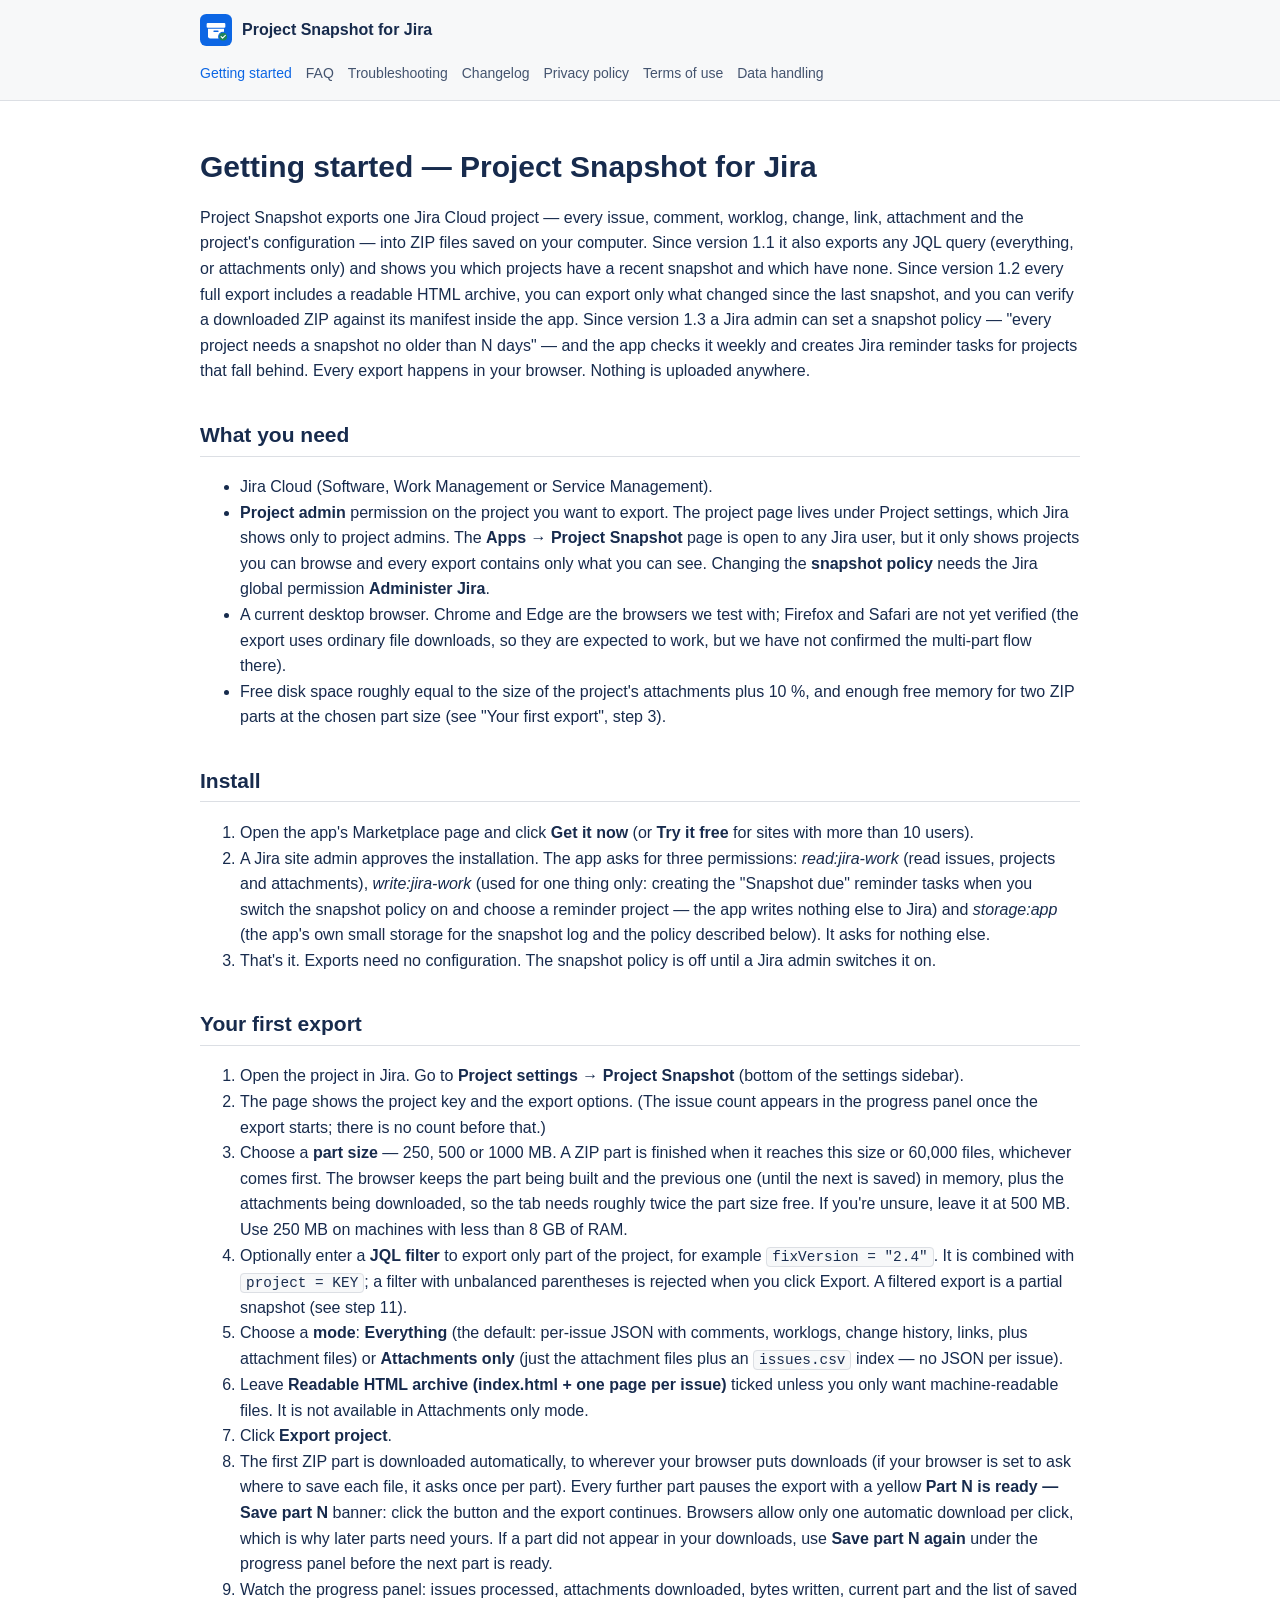
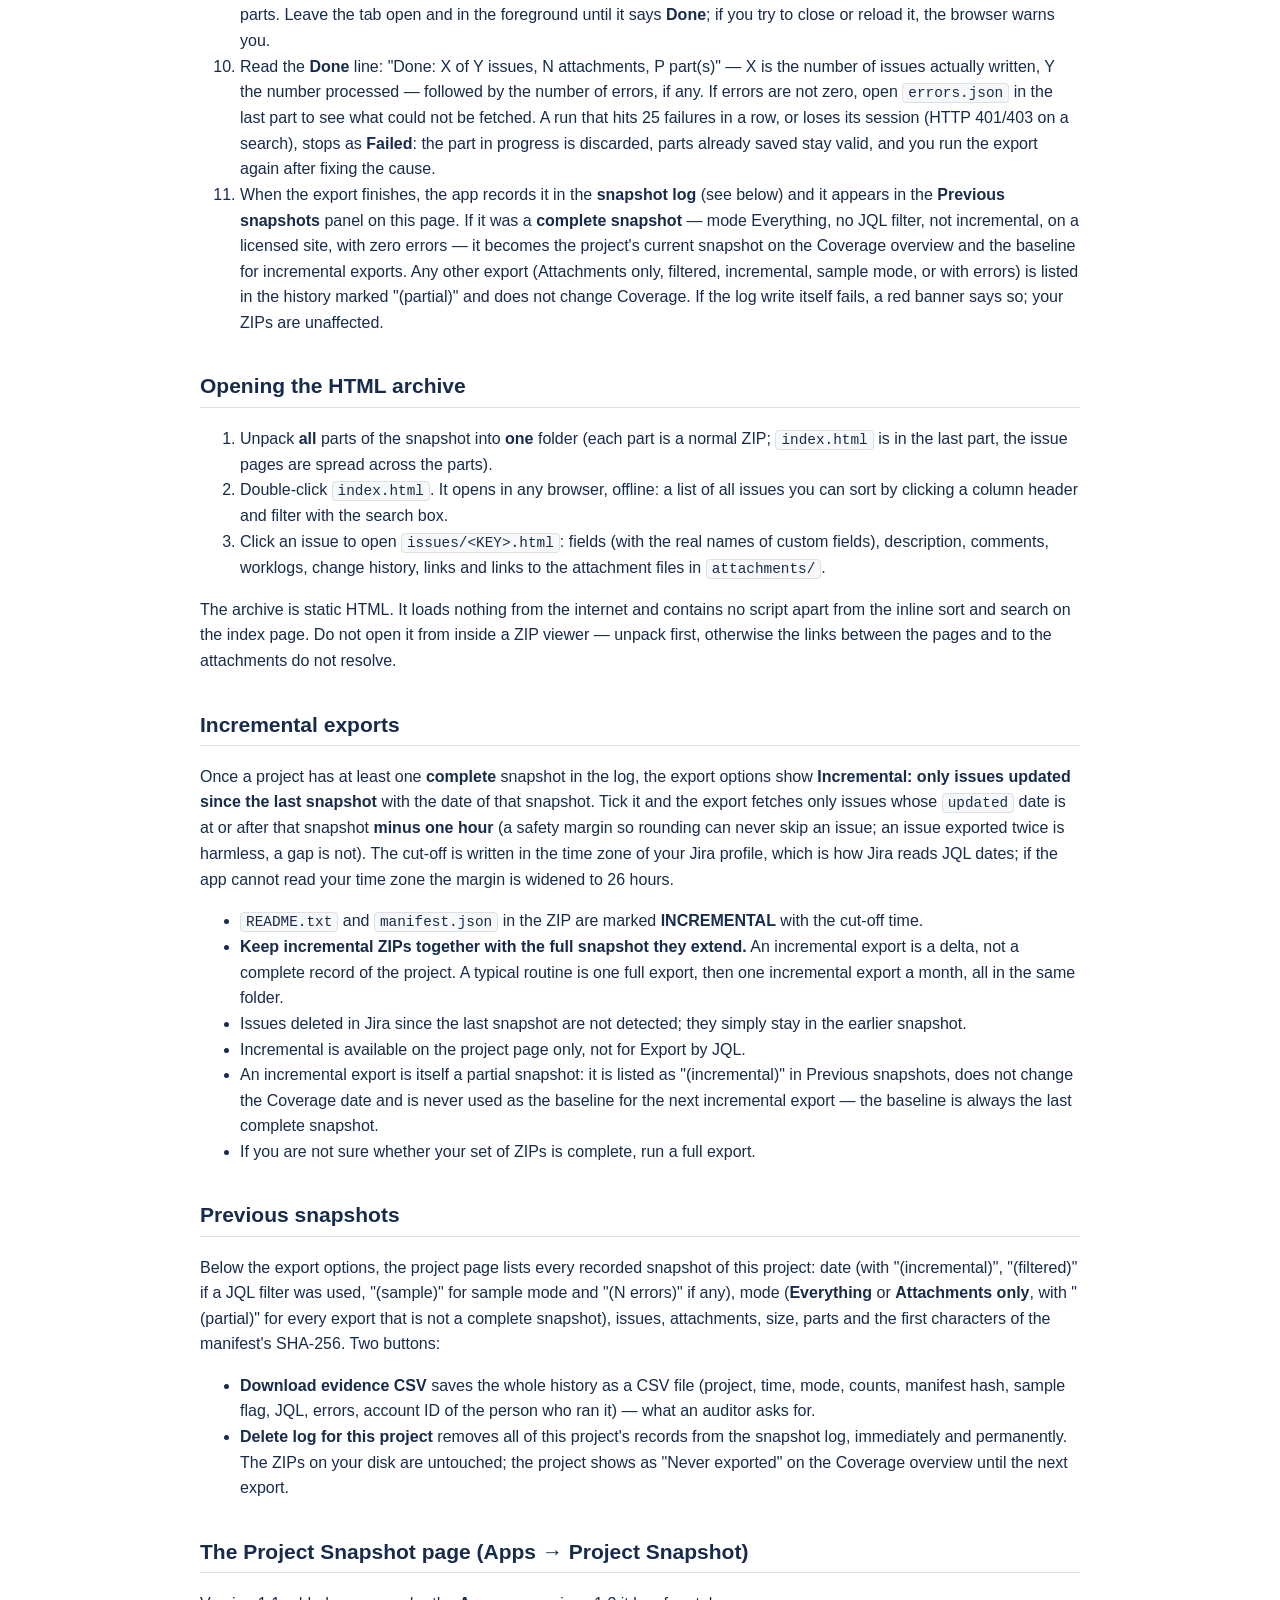
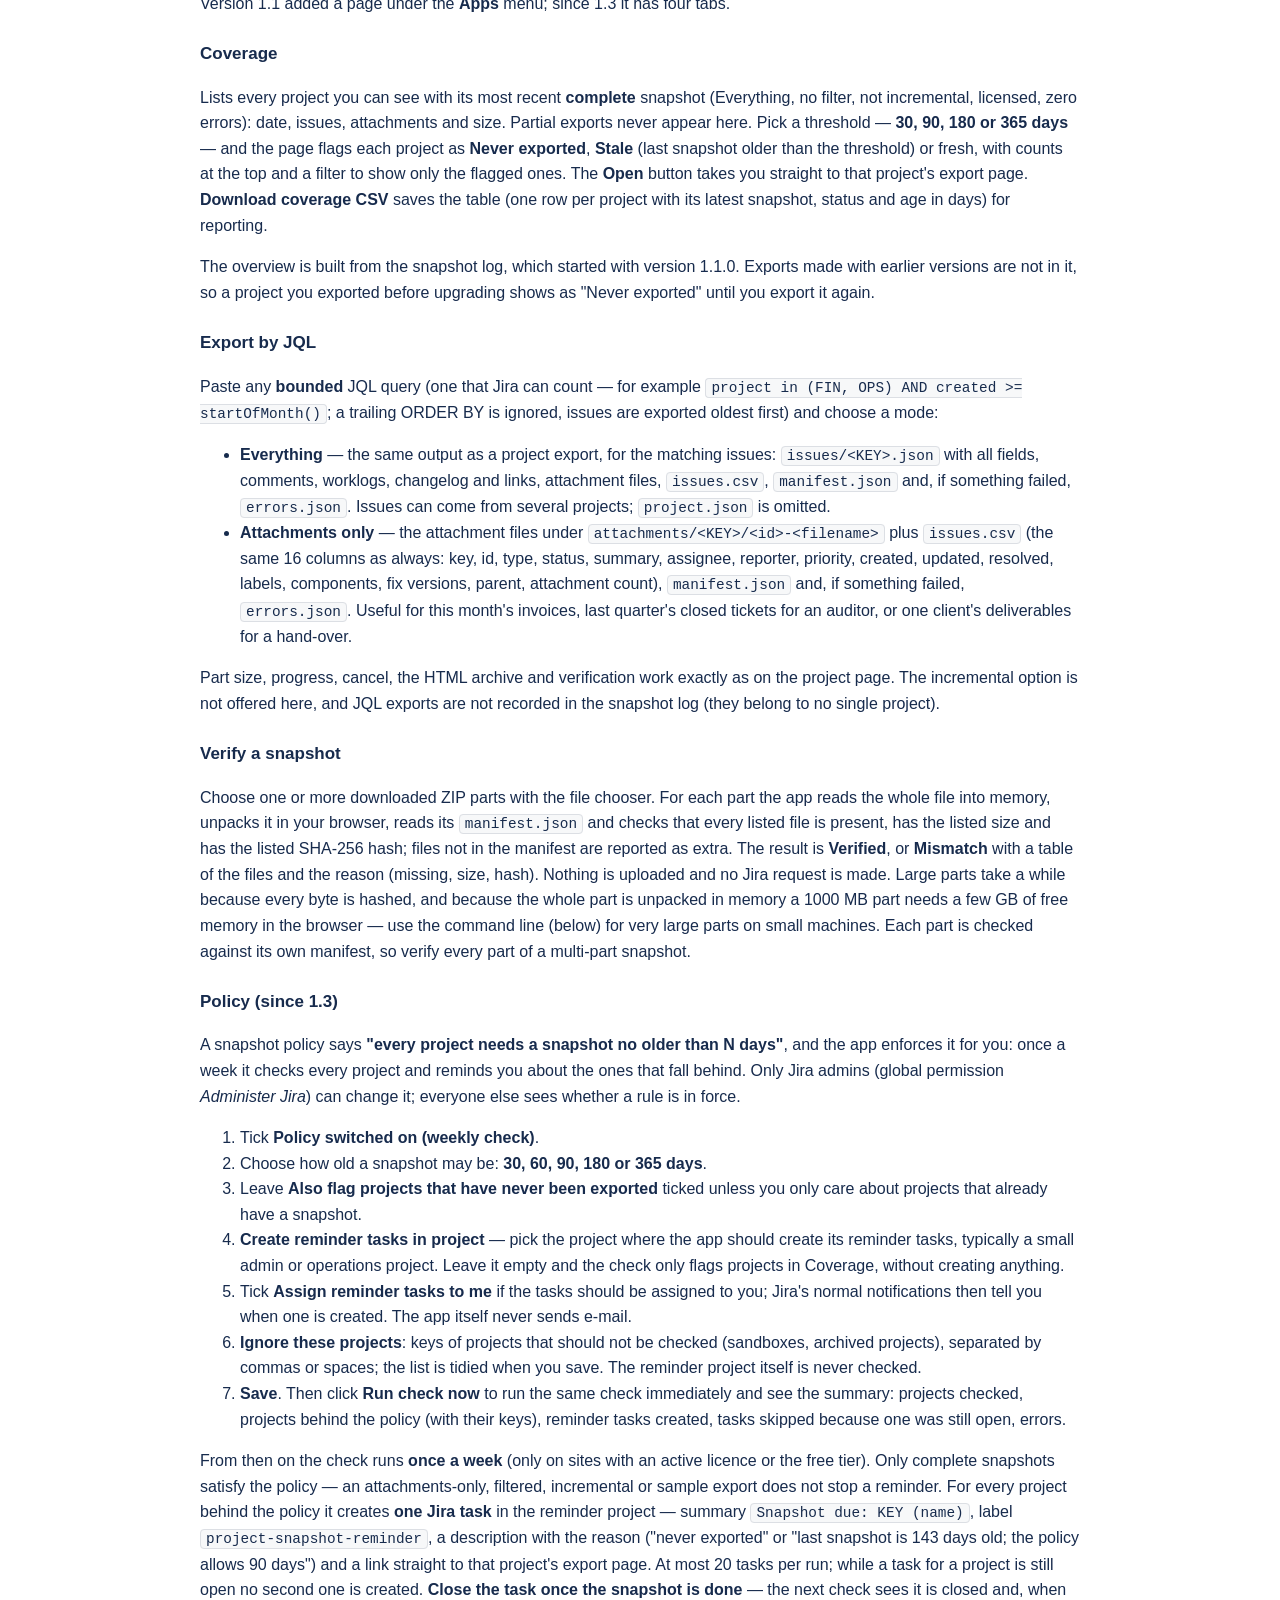
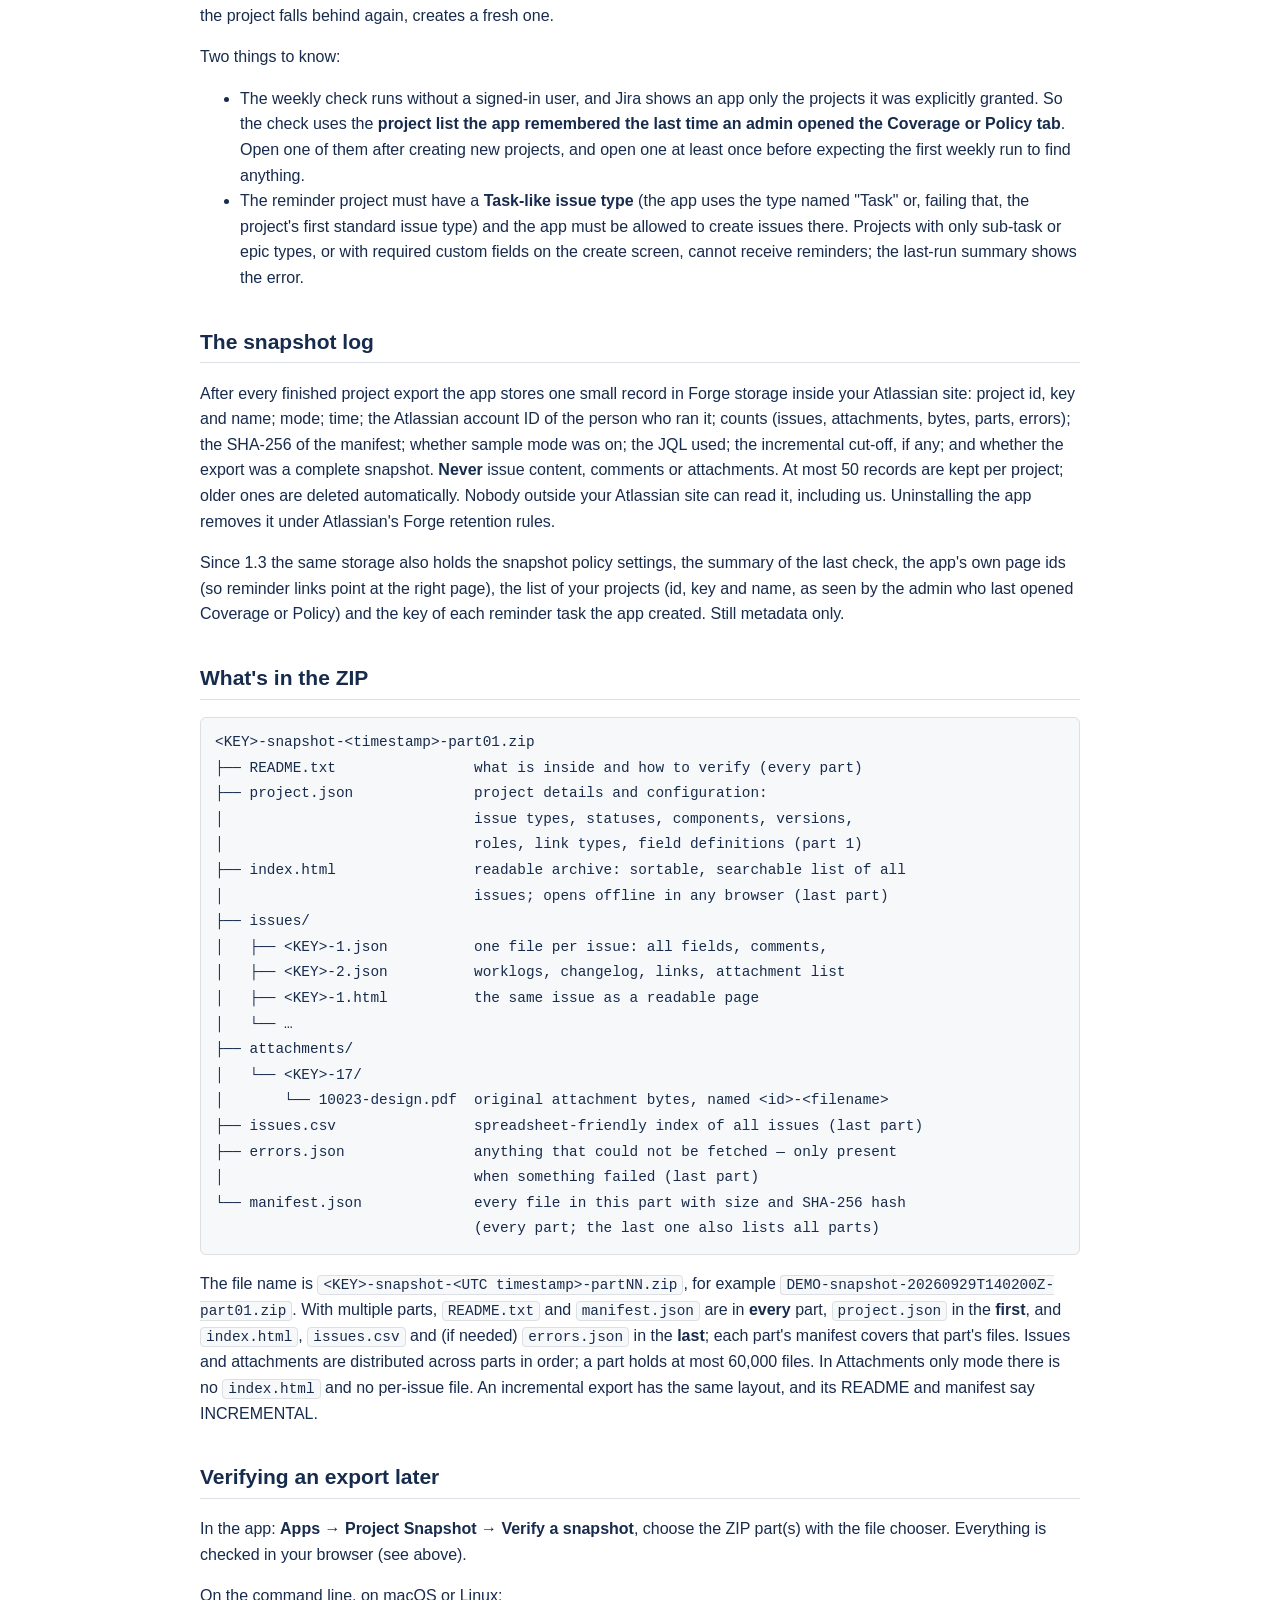
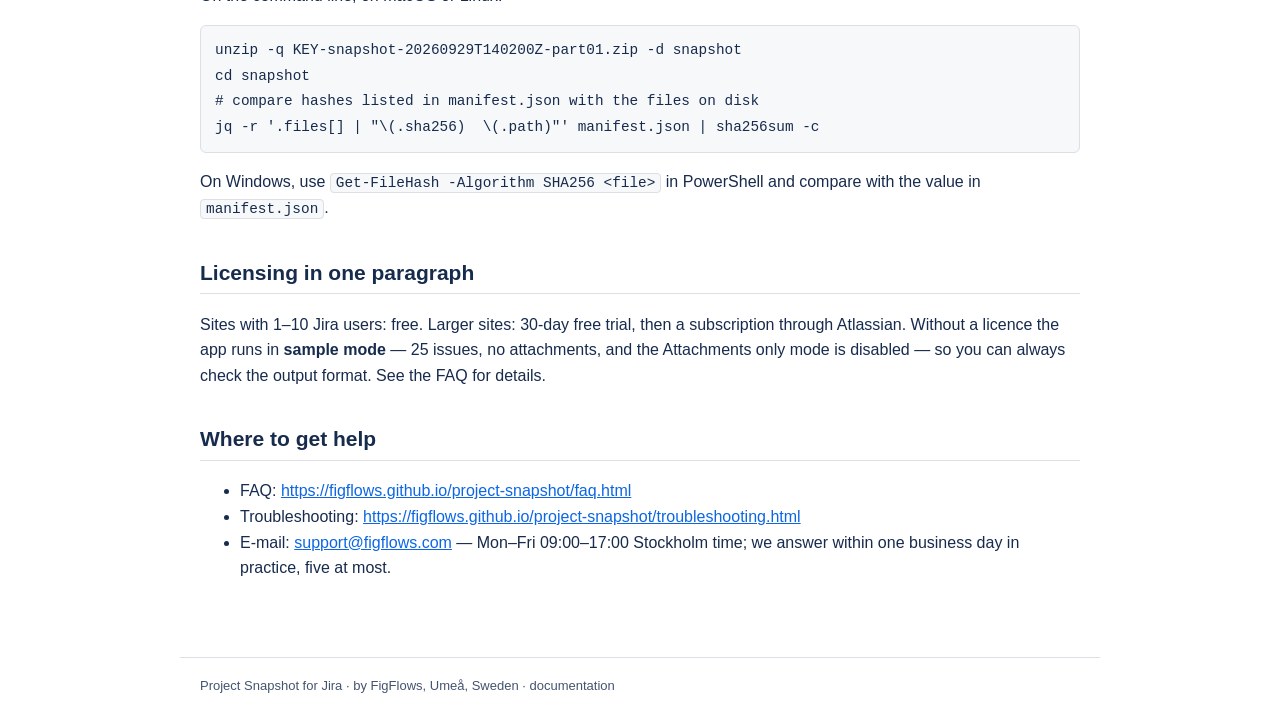
<file: index.html>
<!doctype html><html lang="en"><head><meta charset="utf-8"><meta name="viewport" content="width=device-width,initial-scale=1"><title>Getting started · Project Snapshot for Jira</title><link rel="icon" href="icon.svg"><link rel="stylesheet" href="style.css"></head><body><header><div class="bar"><a class="brand" href="index.html"><img src="icon.svg" alt="">Project Snapshot for Jira</a><nav><a href="index.html" class="on">Getting started</a><a href="faq.html">FAQ</a><a href="troubleshooting.html">Troubleshooting</a><a href="changelog.html">Changelog</a><a href="privacy.html">Privacy policy</a><a href="terms.html">Terms of use</a><a href="data-handling.html">Data handling</a></nav></div></header><main><h1>Getting started — Project Snapshot for Jira</h1>
<p>Project Snapshot exports one Jira Cloud project — every issue, comment, worklog, change, link, attachment and the project&#39;s configuration — into ZIP files saved on your computer. Since version 1.1 it also exports any JQL query (everything, or attachments only) and shows you which projects have a recent snapshot and which have none. Since version 1.2 every full export includes a readable HTML archive, you can export only what changed since the last snapshot, and you can verify a downloaded ZIP against its manifest inside the app. Since version 1.3 a Jira admin can set a snapshot policy — &quot;every project needs a snapshot no older than N days&quot; — and the app checks it weekly and creates Jira reminder tasks for projects that fall behind. Every export happens in your browser. Nothing is uploaded anywhere.</p>
<h2>What you need</h2>
<ul>
<li>Jira Cloud (Software, Work Management or Service Management).</li>
<li><strong>Project admin</strong> permission on the project you want to export. The project page lives under Project settings, which Jira shows only to project admins. The <strong>Apps → Project Snapshot</strong> page is open to any Jira user, but it only shows projects you can browse and every export contains only what you can see. Changing the <strong>snapshot policy</strong> needs the Jira global permission <strong>Administer Jira</strong>.</li>
<li>A current desktop browser. Chrome and Edge are the browsers we test with; Firefox and Safari are not yet verified (the export uses ordinary file downloads, so they are expected to work, but we have not confirmed the multi-part flow there).</li>
<li>Free disk space roughly equal to the size of the project&#39;s attachments plus 10 %, and enough free memory for two ZIP parts at the chosen part size (see &quot;Your first export&quot;, step 3).</li>
</ul>
<h2>Install</h2>
<ol>
<li>Open the app&#39;s Marketplace page and click <strong>Get it now</strong> (or <strong>Try it free</strong> for sites with more than 10 users).</li>
<li>A Jira site admin approves the installation. The app asks for three permissions: <em>read:jira-work</em> (read issues, projects and attachments), <em>write:jira-work</em> (used for one thing only: creating the &quot;Snapshot due&quot; reminder tasks when you switch the snapshot policy on and choose a reminder project — the app writes nothing else to Jira) and <em>storage:app</em> (the app&#39;s own small storage for the snapshot log and the policy described below). It asks for nothing else.</li>
<li>That&#39;s it. Exports need no configuration. The snapshot policy is off until a Jira admin switches it on.</li>
</ol>
<h2>Your first export</h2>
<ol>
<li>Open the project in Jira. Go to <strong>Project settings → Project Snapshot</strong> (bottom of the settings sidebar).</li>
<li>The page shows the project key and the export options. (The issue count appears in the progress panel once the export starts; there is no count before that.)</li>
<li>Choose a <strong>part size</strong> — 250, 500 or 1000 MB. A ZIP part is finished when it reaches this size or 60,000 files, whichever comes first. The browser keeps the part being built and the previous one (until the next is saved) in memory, plus the attachments being downloaded, so the tab needs roughly twice the part size free. If you&#39;re unsure, leave it at 500 MB. Use 250 MB on machines with less than 8 GB of RAM.</li>
<li>Optionally enter a <strong>JQL filter</strong> to export only part of the project, for example <code>fixVersion = &quot;2.4&quot;</code>. It is combined with <code>project = KEY</code>; a filter with unbalanced parentheses is rejected when you click Export. A filtered export is a partial snapshot (see step 11).</li>
<li>Choose a <strong>mode</strong>: <strong>Everything</strong> (the default: per-issue JSON with comments, worklogs, change history, links, plus attachment files) or <strong>Attachments only</strong> (just the attachment files plus an <code>issues.csv</code> index — no JSON per issue).</li>
<li>Leave <strong>Readable HTML archive (index.html + one page per issue)</strong> ticked unless you only want machine-readable files. It is not available in Attachments only mode.</li>
<li>Click <strong>Export project</strong>.</li>
<li>The first ZIP part is downloaded automatically, to wherever your browser puts downloads (if your browser is set to ask where to save each file, it asks once per part). Every further part pauses the export with a yellow <strong>Part N is ready — Save part N</strong> banner: click the button and the export continues. Browsers allow only one automatic download per click, which is why later parts need yours. If a part did not appear in your downloads, use <strong>Save part N again</strong> under the progress panel before the next part is ready.</li>
<li>Watch the progress panel: issues processed, attachments downloaded, bytes written, current part and the list of saved parts. Leave the tab open and in the foreground until it says <strong>Done</strong>; if you try to close or reload it, the browser warns you.</li>
<li>Read the <strong>Done</strong> line: &quot;Done: X of Y issues, N attachments, P part(s)&quot; — X is the number of issues actually written, Y the number processed — followed by the number of errors, if any. If errors are not zero, open <code>errors.json</code> in the last part to see what could not be fetched. A run that hits 25 failures in a row, or loses its session (HTTP 401/403 on a search), stops as <strong>Failed</strong>: the part in progress is discarded, parts already saved stay valid, and you run the export again after fixing the cause.</li>
<li>When the export finishes, the app records it in the <strong>snapshot log</strong> (see below) and it appears in the <strong>Previous snapshots</strong> panel on this page. If it was a <strong>complete snapshot</strong> — mode Everything, no JQL filter, not incremental, on a licensed site, with zero errors — it becomes the project&#39;s current snapshot on the Coverage overview and the baseline for incremental exports. Any other export (Attachments only, filtered, incremental, sample mode, or with errors) is listed in the history marked &quot;(partial)&quot; and does not change Coverage. If the log write itself fails, a red banner says so; your ZIPs are unaffected.</li>
</ol>
<h2>Opening the HTML archive</h2>
<ol>
<li>Unpack <strong>all</strong> parts of the snapshot into <strong>one</strong> folder (each part is a normal ZIP; <code>index.html</code> is in the last part, the issue pages are spread across the parts).</li>
<li>Double-click <code>index.html</code>. It opens in any browser, offline: a list of all issues you can sort by clicking a column header and filter with the search box.</li>
<li>Click an issue to open <code>issues/&lt;KEY&gt;.html</code>: fields (with the real names of custom fields), description, comments, worklogs, change history, links and links to the attachment files in <code>attachments/</code>.</li>
</ol>
<p>The archive is static HTML. It loads nothing from the internet and contains no script apart from the inline sort and search on the index page. Do not open it from inside a ZIP viewer — unpack first, otherwise the links between the pages and to the attachments do not resolve.</p>
<h2>Incremental exports</h2>
<p>Once a project has at least one <strong>complete</strong> snapshot in the log, the export options show <strong>Incremental: only issues updated since the last snapshot</strong> with the date of that snapshot. Tick it and the export fetches only issues whose <code>updated</code> date is at or after that snapshot <strong>minus one hour</strong> (a safety margin so rounding can never skip an issue; an issue exported twice is harmless, a gap is not). The cut-off is written in the time zone of your Jira profile, which is how Jira reads JQL dates; if the app cannot read your time zone the margin is widened to 26 hours.</p>
<ul>
<li><code>README.txt</code> and <code>manifest.json</code> in the ZIP are marked <strong>INCREMENTAL</strong> with the cut-off time.</li>
<li><strong>Keep incremental ZIPs together with the full snapshot they extend.</strong> An incremental export is a delta, not a complete record of the project. A typical routine is one full export, then one incremental export a month, all in the same folder.</li>
<li>Issues deleted in Jira since the last snapshot are not detected; they simply stay in the earlier snapshot.</li>
<li>Incremental is available on the project page only, not for Export by JQL.</li>
<li>An incremental export is itself a partial snapshot: it is listed as &quot;(incremental)&quot; in Previous snapshots, does not change the Coverage date and is never used as the baseline for the next incremental export — the baseline is always the last complete snapshot.</li>
<li>If you are not sure whether your set of ZIPs is complete, run a full export.</li>
</ul>
<h2>Previous snapshots</h2>
<p>Below the export options, the project page lists every recorded snapshot of this project: date (with &quot;(incremental)&quot;, &quot;(filtered)&quot; if a JQL filter was used, &quot;(sample)&quot; for sample mode and &quot;(N errors)&quot; if any), mode (<strong>Everything</strong> or <strong>Attachments only</strong>, with &quot;(partial)&quot; for every export that is not a complete snapshot), issues, attachments, size, parts and the first characters of the manifest&#39;s SHA-256. Two buttons:</p>
<ul>
<li><strong>Download evidence CSV</strong> saves the whole history as a CSV file (project, time, mode, counts, manifest hash, sample flag, JQL, errors, account ID of the person who ran it) — what an auditor asks for.</li>
<li><strong>Delete log for this project</strong> removes all of this project&#39;s records from the snapshot log, immediately and permanently. The ZIPs on your disk are untouched; the project shows as &quot;Never exported&quot; on the Coverage overview until the next export.</li>
</ul>
<h2>The Project Snapshot page (Apps → Project Snapshot)</h2>
<p>Version 1.1 added a page under the <strong>Apps</strong> menu; since 1.3 it has four tabs.</p>
<h3>Coverage</h3>
<p>Lists every project you can see with its most recent <strong>complete</strong> snapshot (Everything, no filter, not incremental, licensed, zero errors): date, issues, attachments and size. Partial exports never appear here. Pick a threshold — <strong>30, 90, 180 or 365 days</strong> — and the page flags each project as <strong>Never exported</strong>, <strong>Stale</strong> (last snapshot older than the threshold) or fresh, with counts at the top and a filter to show only the flagged ones. The <strong>Open</strong> button takes you straight to that project&#39;s export page. <strong>Download coverage CSV</strong> saves the table (one row per project with its latest snapshot, status and age in days) for reporting.</p>
<p>The overview is built from the snapshot log, which started with version 1.1.0. Exports made with earlier versions are not in it, so a project you exported before upgrading shows as &quot;Never exported&quot; until you export it again.</p>
<h3>Export by JQL</h3>
<p>Paste any <strong>bounded</strong> JQL query (one that Jira can count — for example <code>project in (FIN, OPS) AND created &gt;= startOfMonth()</code>; a trailing ORDER BY is ignored, issues are exported oldest first) and choose a mode:</p>
<ul>
<li><strong>Everything</strong> — the same output as a project export, for the matching issues: <code>issues/&lt;KEY&gt;.json</code> with all fields, comments, worklogs, changelog and links, attachment files, <code>issues.csv</code>, <code>manifest.json</code> and, if something failed, <code>errors.json</code>. Issues can come from several projects; <code>project.json</code> is omitted.</li>
<li><strong>Attachments only</strong> — the attachment files under <code>attachments/&lt;KEY&gt;/&lt;id&gt;-&lt;filename&gt;</code> plus <code>issues.csv</code> (the same 16 columns as always: key, id, type, status, summary, assignee, reporter, priority, created, updated, resolved, labels, components, fix versions, parent, attachment count), <code>manifest.json</code> and, if something failed, <code>errors.json</code>. Useful for this month&#39;s invoices, last quarter&#39;s closed tickets for an auditor, or one client&#39;s deliverables for a hand-over.</li>
</ul>
<p>Part size, progress, cancel, the HTML archive and verification work exactly as on the project page. The incremental option is not offered here, and JQL exports are not recorded in the snapshot log (they belong to no single project).</p>
<h3>Verify a snapshot</h3>
<p>Choose one or more downloaded ZIP parts with the file chooser. For each part the app reads the whole file into memory, unpacks it in your browser, reads its <code>manifest.json</code> and checks that every listed file is present, has the listed size and has the listed SHA-256 hash; files not in the manifest are reported as extra. The result is <strong>Verified</strong>, or <strong>Mismatch</strong> with a table of the files and the reason (missing, size, hash). Nothing is uploaded and no Jira request is made. Large parts take a while because every byte is hashed, and because the whole part is unpacked in memory a 1000 MB part needs a few GB of free memory in the browser — use the command line (below) for very large parts on small machines. Each part is checked against its own manifest, so verify every part of a multi-part snapshot.</p>
<h3>Policy (since 1.3)</h3>
<p>A snapshot policy says <strong>&quot;every project needs a snapshot no older than N days&quot;</strong>, and the app enforces it for you: once a week it checks every project and reminds you about the ones that fall behind. Only Jira admins (global permission <em>Administer Jira</em>) can change it; everyone else sees whether a rule is in force.</p>
<ol>
<li>Tick <strong>Policy switched on (weekly check)</strong>.</li>
<li>Choose how old a snapshot may be: <strong>30, 60, 90, 180 or 365 days</strong>.</li>
<li>Leave <strong>Also flag projects that have never been exported</strong> ticked unless you only care about projects that already have a snapshot.</li>
<li><strong>Create reminder tasks in project</strong> — pick the project where the app should create its reminder tasks, typically a small admin or operations project. Leave it empty and the check only flags projects in Coverage, without creating anything.</li>
<li>Tick <strong>Assign reminder tasks to me</strong> if the tasks should be assigned to you; Jira&#39;s normal notifications then tell you when one is created. The app itself never sends e-mail.</li>
<li><strong>Ignore these projects</strong>: keys of projects that should not be checked (sandboxes, archived projects), separated by commas or spaces; the list is tidied when you save. The reminder project itself is never checked.</li>
<li><strong>Save</strong>. Then click <strong>Run check now</strong> to run the same check immediately and see the summary: projects checked, projects behind the policy (with their keys), reminder tasks created, tasks skipped because one was still open, errors.</li>
</ol>
<p>From then on the check runs <strong>once a week</strong> (only on sites with an active licence or the free tier). Only complete snapshots satisfy the policy — an attachments-only, filtered, incremental or sample export does not stop a reminder. For every project behind the policy it creates <strong>one Jira task</strong> in the reminder project — summary <code>Snapshot due: KEY (name)</code>, label <code>project-snapshot-reminder</code>, a description with the reason (&quot;never exported&quot; or &quot;last snapshot is 143 days old; the policy allows 90 days&quot;) and a link straight to that project&#39;s export page. At most 20 tasks per run; while a task for a project is still open no second one is created. <strong>Close the task once the snapshot is done</strong> — the next check sees it is closed and, when the project falls behind again, creates a fresh one.</p>
<p>Two things to know:</p>
<ul>
<li>The weekly check runs without a signed-in user, and Jira shows an app only the projects it was explicitly granted. So the check uses the <strong>project list the app remembered the last time an admin opened the Coverage or Policy tab</strong>. Open one of them after creating new projects, and open one at least once before expecting the first weekly run to find anything.</li>
<li>The reminder project must have a <strong>Task-like issue type</strong> (the app uses the type named &quot;Task&quot; or, failing that, the project&#39;s first standard issue type) and the app must be allowed to create issues there. Projects with only sub-task or epic types, or with required custom fields on the create screen, cannot receive reminders; the last-run summary shows the error.</li>
</ul>
<h2>The snapshot log</h2>
<p>After every finished project export the app stores one small record in Forge storage inside your Atlassian site: project id, key and name; mode; time; the Atlassian account ID of the person who ran it; counts (issues, attachments, bytes, parts, errors); the SHA-256 of the manifest; whether sample mode was on; the JQL used; the incremental cut-off, if any; and whether the export was a complete snapshot. <strong>Never</strong> issue content, comments or attachments. At most 50 records are kept per project; older ones are deleted automatically. Nobody outside your Atlassian site can read it, including us. Uninstalling the app removes it under Atlassian&#39;s Forge retention rules.</p>
<p>Since 1.3 the same storage also holds the snapshot policy settings, the summary of the last check, the app&#39;s own page ids (so reminder links point at the right page), the list of your projects (id, key and name, as seen by the admin who last opened Coverage or Policy) and the key of each reminder task the app created. Still metadata only.</p>
<h2>What&#39;s in the ZIP</h2>
<pre><code>&lt;KEY&gt;-snapshot-&lt;timestamp&gt;-part01.zip
├── README.txt                what is inside and how to verify (every part)
├── project.json              project details and configuration:
│                             issue types, statuses, components, versions,
│                             roles, link types, field definitions (part 1)
├── index.html                readable archive: sortable, searchable list of all
│                             issues; opens offline in any browser (last part)
├── issues/
│   ├── &lt;KEY&gt;-1.json          one file per issue: all fields, comments,
│   ├── &lt;KEY&gt;-2.json          worklogs, changelog, links, attachment list
│   ├── &lt;KEY&gt;-1.html          the same issue as a readable page
│   └── …
├── attachments/
│   └── &lt;KEY&gt;-17/
│       └── 10023-design.pdf  original attachment bytes, named &lt;id&gt;-&lt;filename&gt;
├── issues.csv                spreadsheet-friendly index of all issues (last part)
├── errors.json               anything that could not be fetched — only present
│                             when something failed (last part)
└── manifest.json             every file in this part with size and SHA-256 hash
                              (every part; the last one also lists all parts)
</code></pre>
<p>The file name is <code>&lt;KEY&gt;-snapshot-&lt;UTC timestamp&gt;-partNN.zip</code>, for example <code>DEMO-snapshot-20260929T140200Z-part01.zip</code>. With multiple parts, <code>README.txt</code> and <code>manifest.json</code> are in <strong>every</strong> part, <code>project.json</code> in the <strong>first</strong>, and <code>index.html</code>, <code>issues.csv</code> and (if needed) <code>errors.json</code> in the <strong>last</strong>; each part&#39;s manifest covers that part&#39;s files. Issues and attachments are distributed across parts in order; a part holds at most 60,000 files. In Attachments only mode there is no <code>index.html</code> and no per-issue file. An incremental export has the same layout, and its README and manifest say INCREMENTAL.</p>
<h2>Verifying an export later</h2>
<p>In the app: <strong>Apps → Project Snapshot → Verify a snapshot</strong>, choose the ZIP part(s) with the file chooser. Everything is checked in your browser (see above).</p>
<p>On the command line, on macOS or Linux:</p>
<pre><code>unzip -q KEY-snapshot-20260929T140200Z-part01.zip -d snapshot
cd snapshot
# compare hashes listed in manifest.json with the files on disk
jq -r &#39;.files[] | &quot;\(.sha256)  \(.path)&quot;&#39; manifest.json | sha256sum -c
</code></pre>
<p>On Windows, use <code>Get-FileHash -Algorithm SHA256 &lt;file&gt;</code> in PowerShell and compare with the value in <code>manifest.json</code>.</p>
<h2>Licensing in one paragraph</h2>
<p>Sites with 1–10 Jira users: free. Larger sites: 30-day free trial, then a subscription through Atlassian. Without a licence the app runs in <strong>sample mode</strong> — 25 issues, no attachments, and the Attachments only mode is disabled — so you can always check the output format. See the FAQ for details.</p>
<h2>Where to get help</h2>
<ul>
<li>FAQ: <a href="https://figflows.github.io/project-snapshot/faq.html">https://figflows.github.io/project-snapshot/faq.html</a></li>
<li>Troubleshooting: <a href="https://figflows.github.io/project-snapshot/troubleshooting.html">https://figflows.github.io/project-snapshot/troubleshooting.html</a></li>
<li>E-mail: <a href="mailto:support@figflows.com">support@figflows.com</a> — Mon–Fri 09:00–17:00 Stockholm time; we answer within one business day in practice, five at most.</li>
</ul>
</main><footer>Project Snapshot for Jira · by FigFlows, Umeå, Sweden · documentation</footer></body></html>
</file>
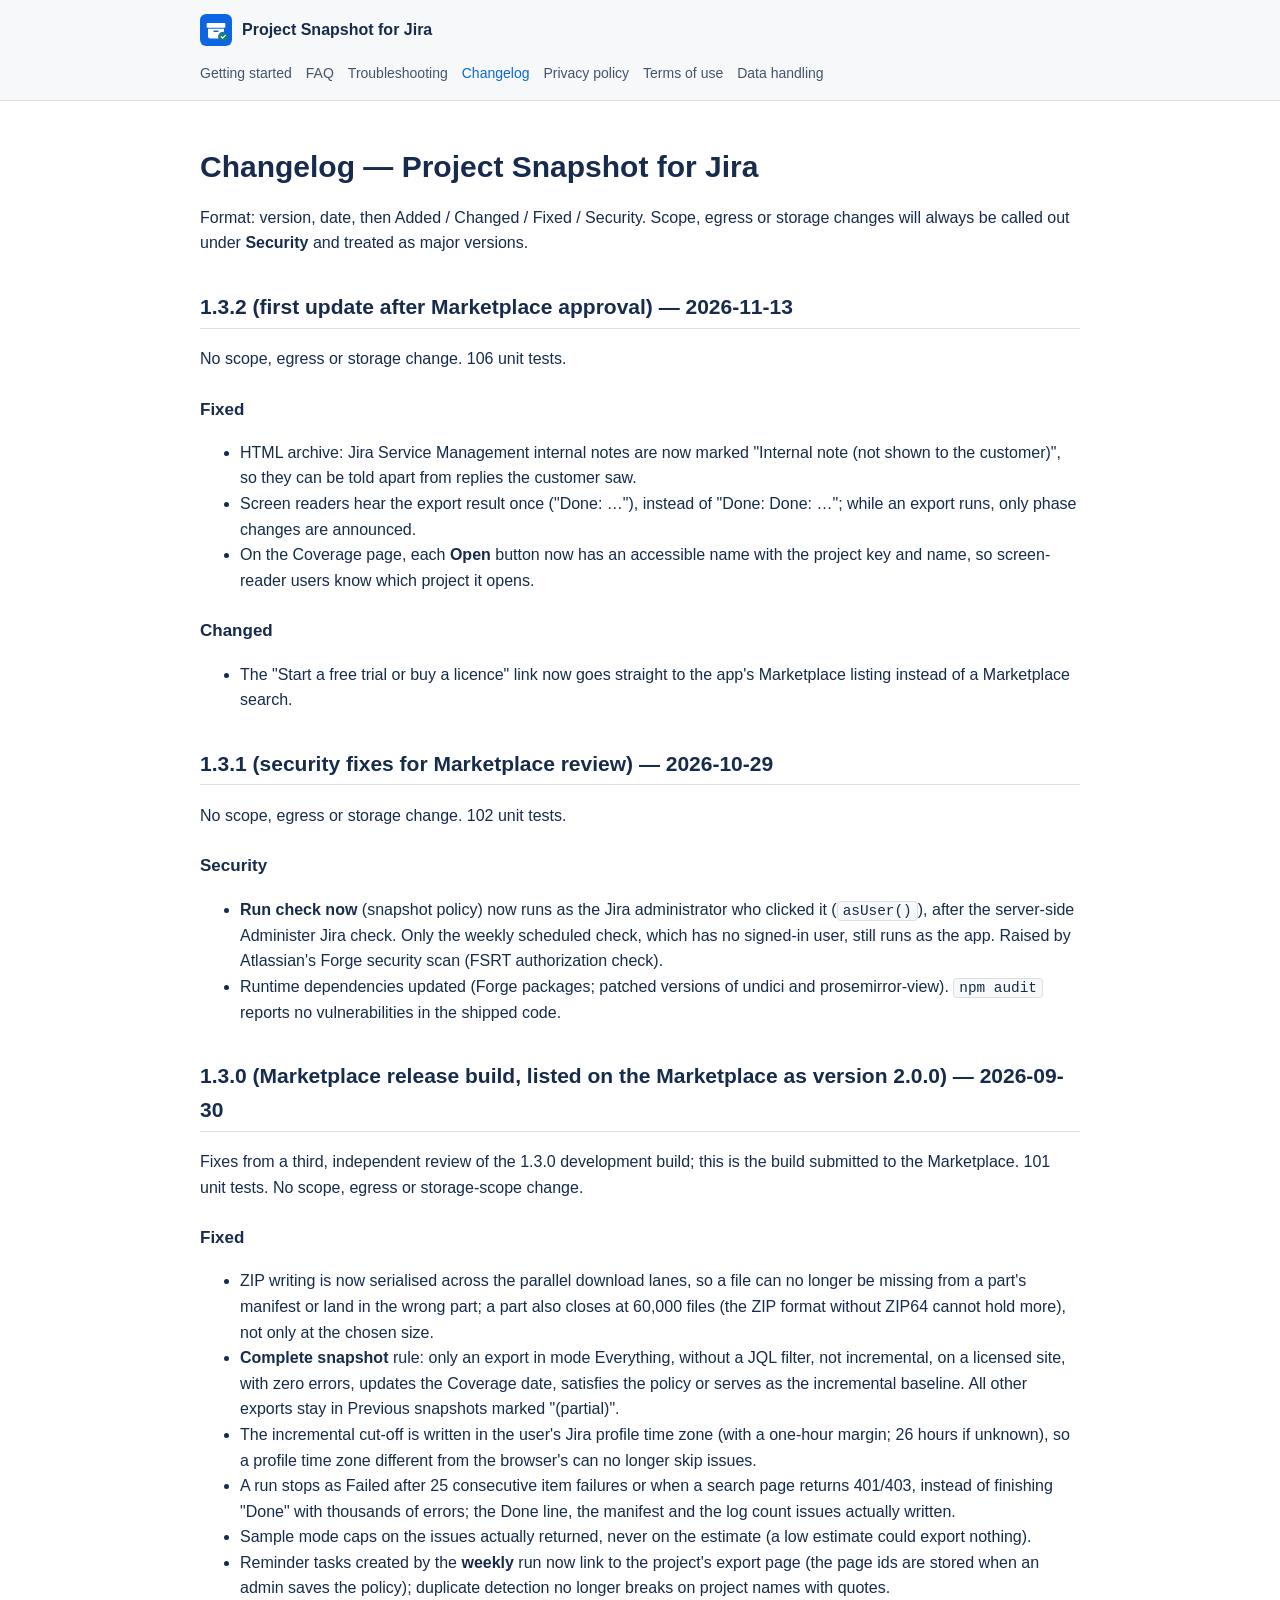
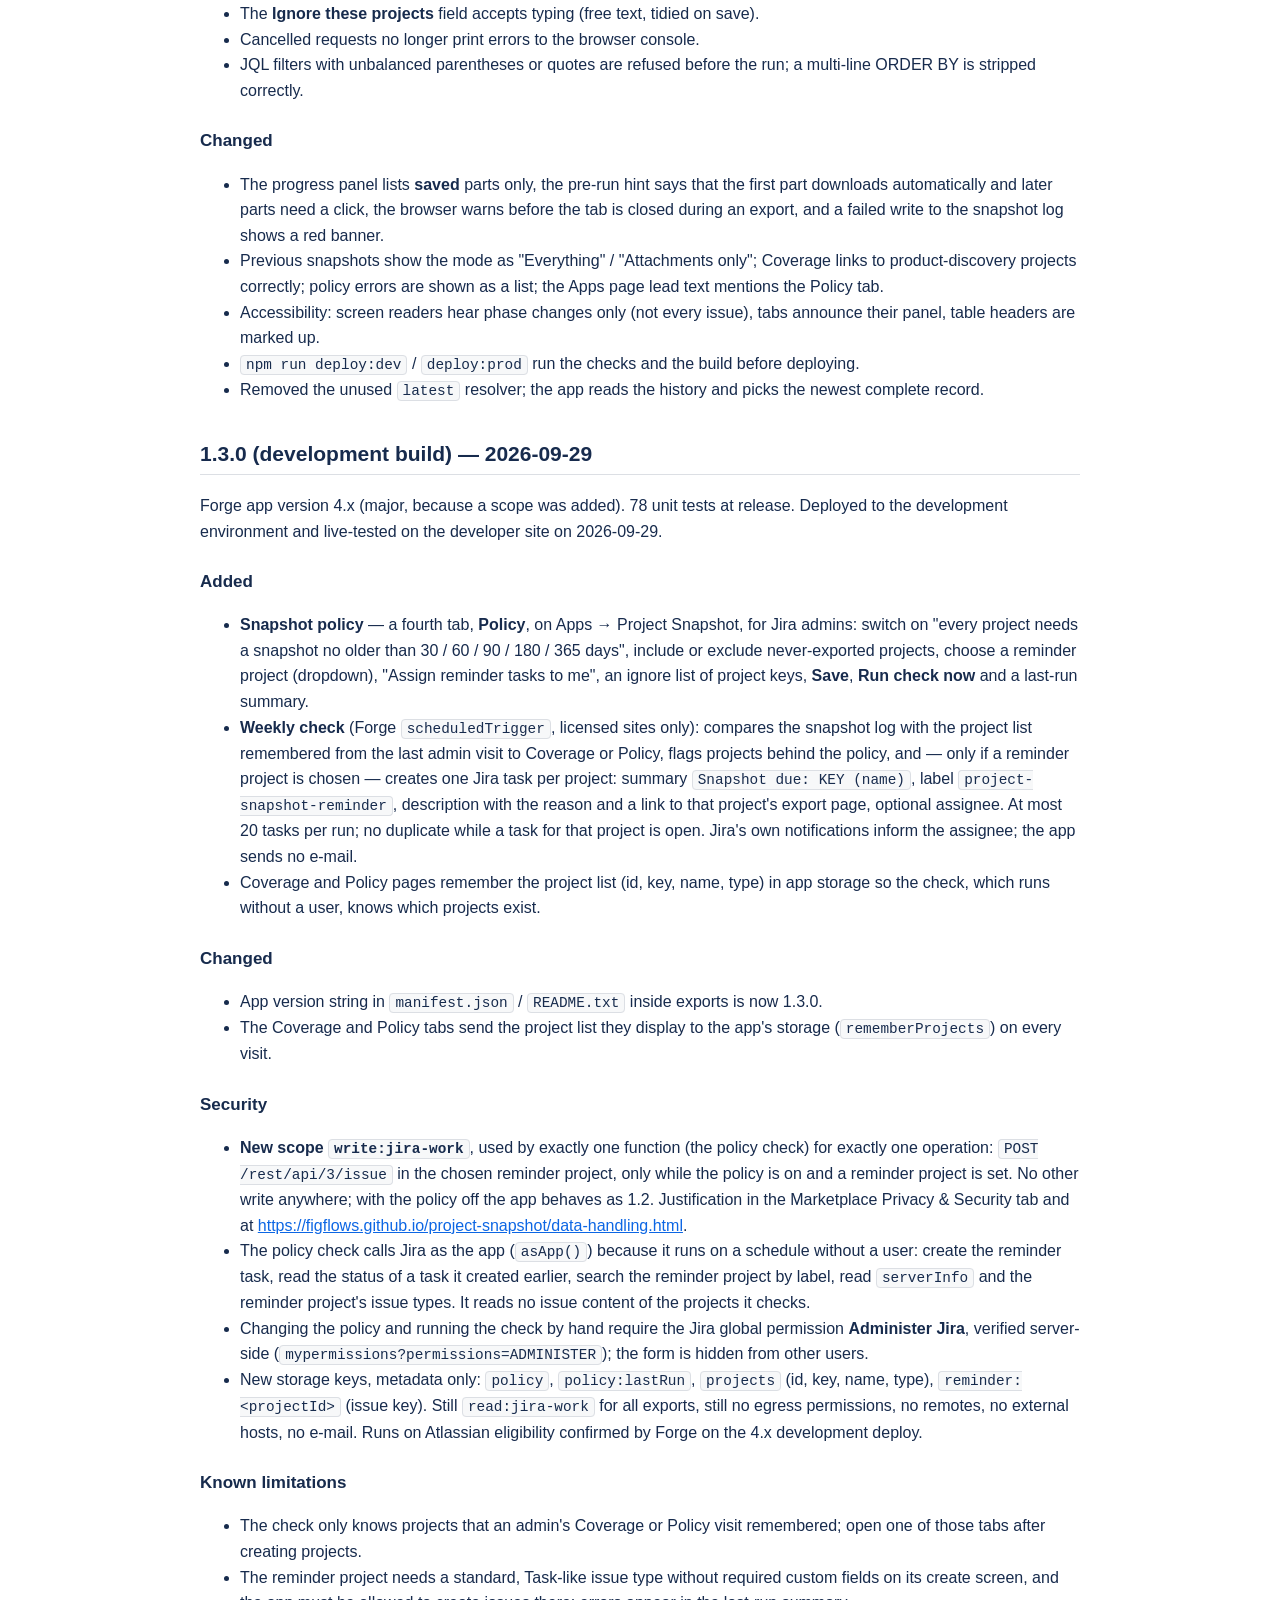
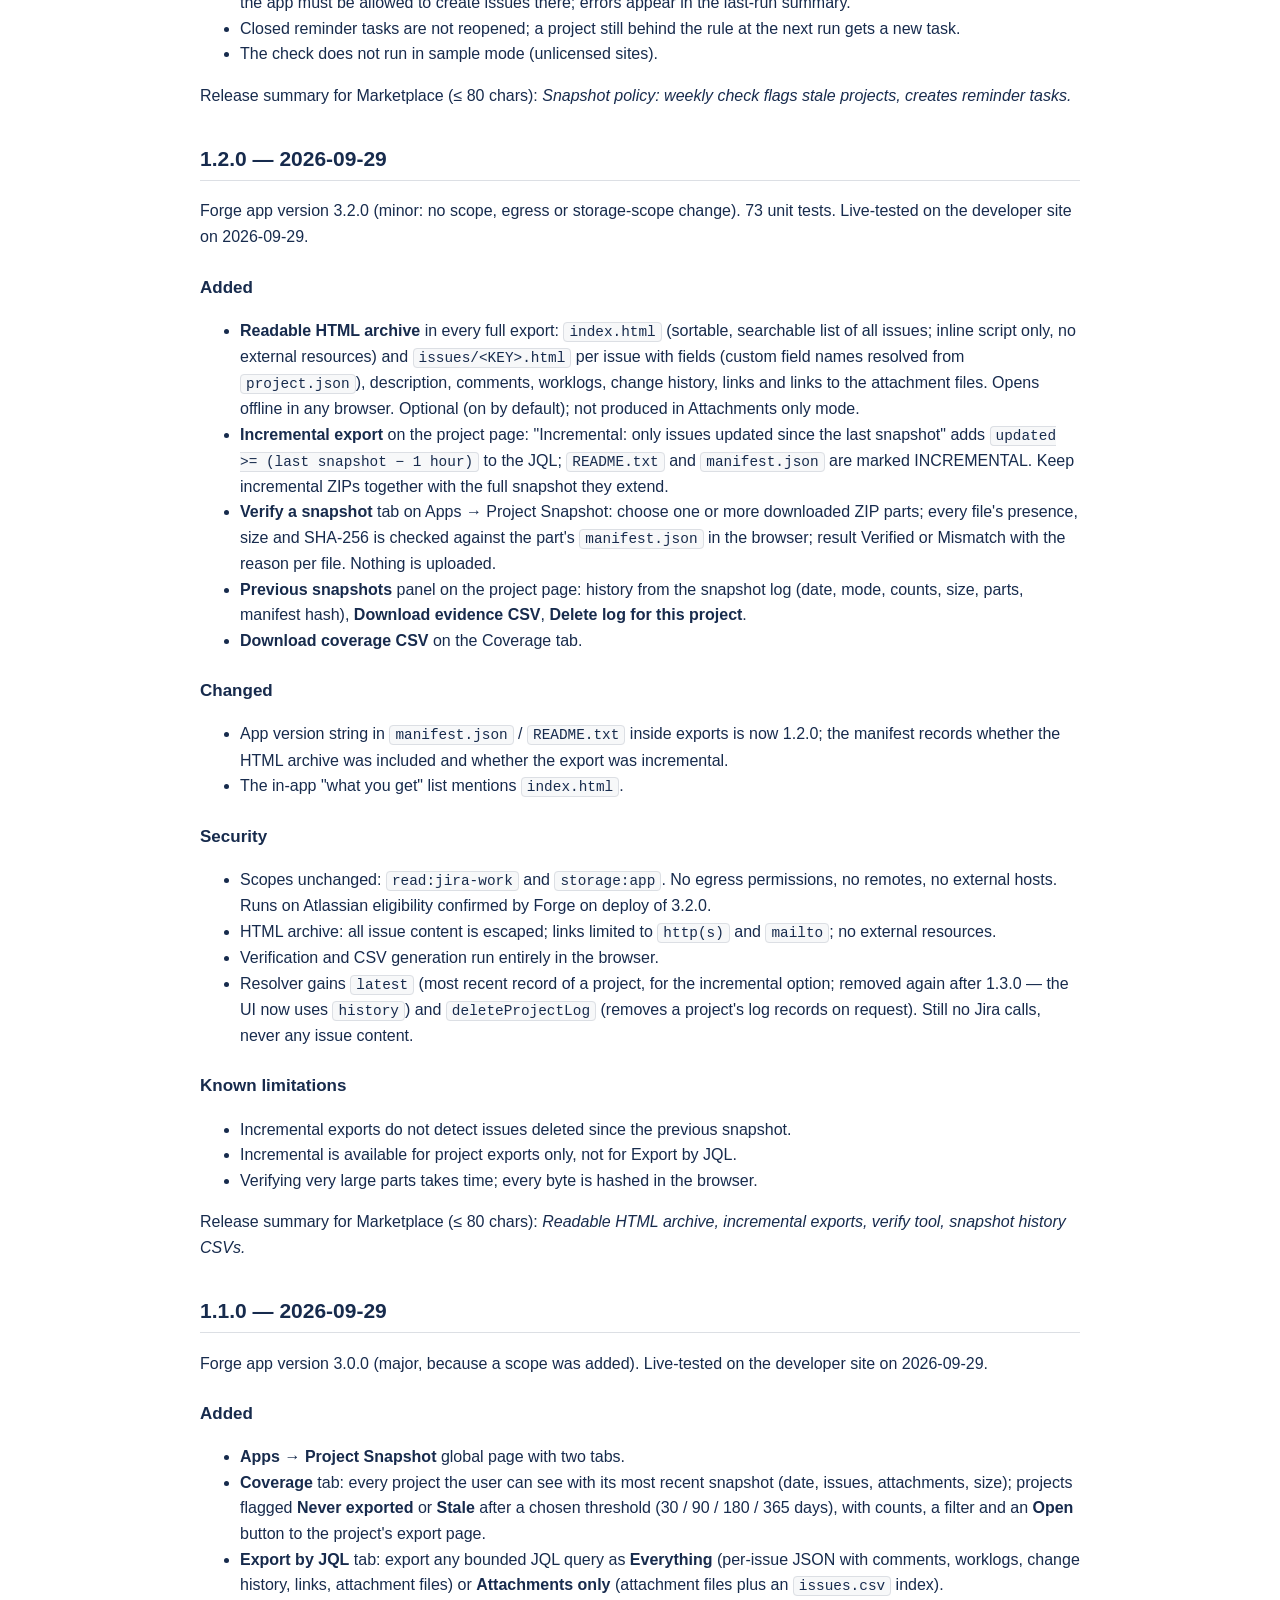
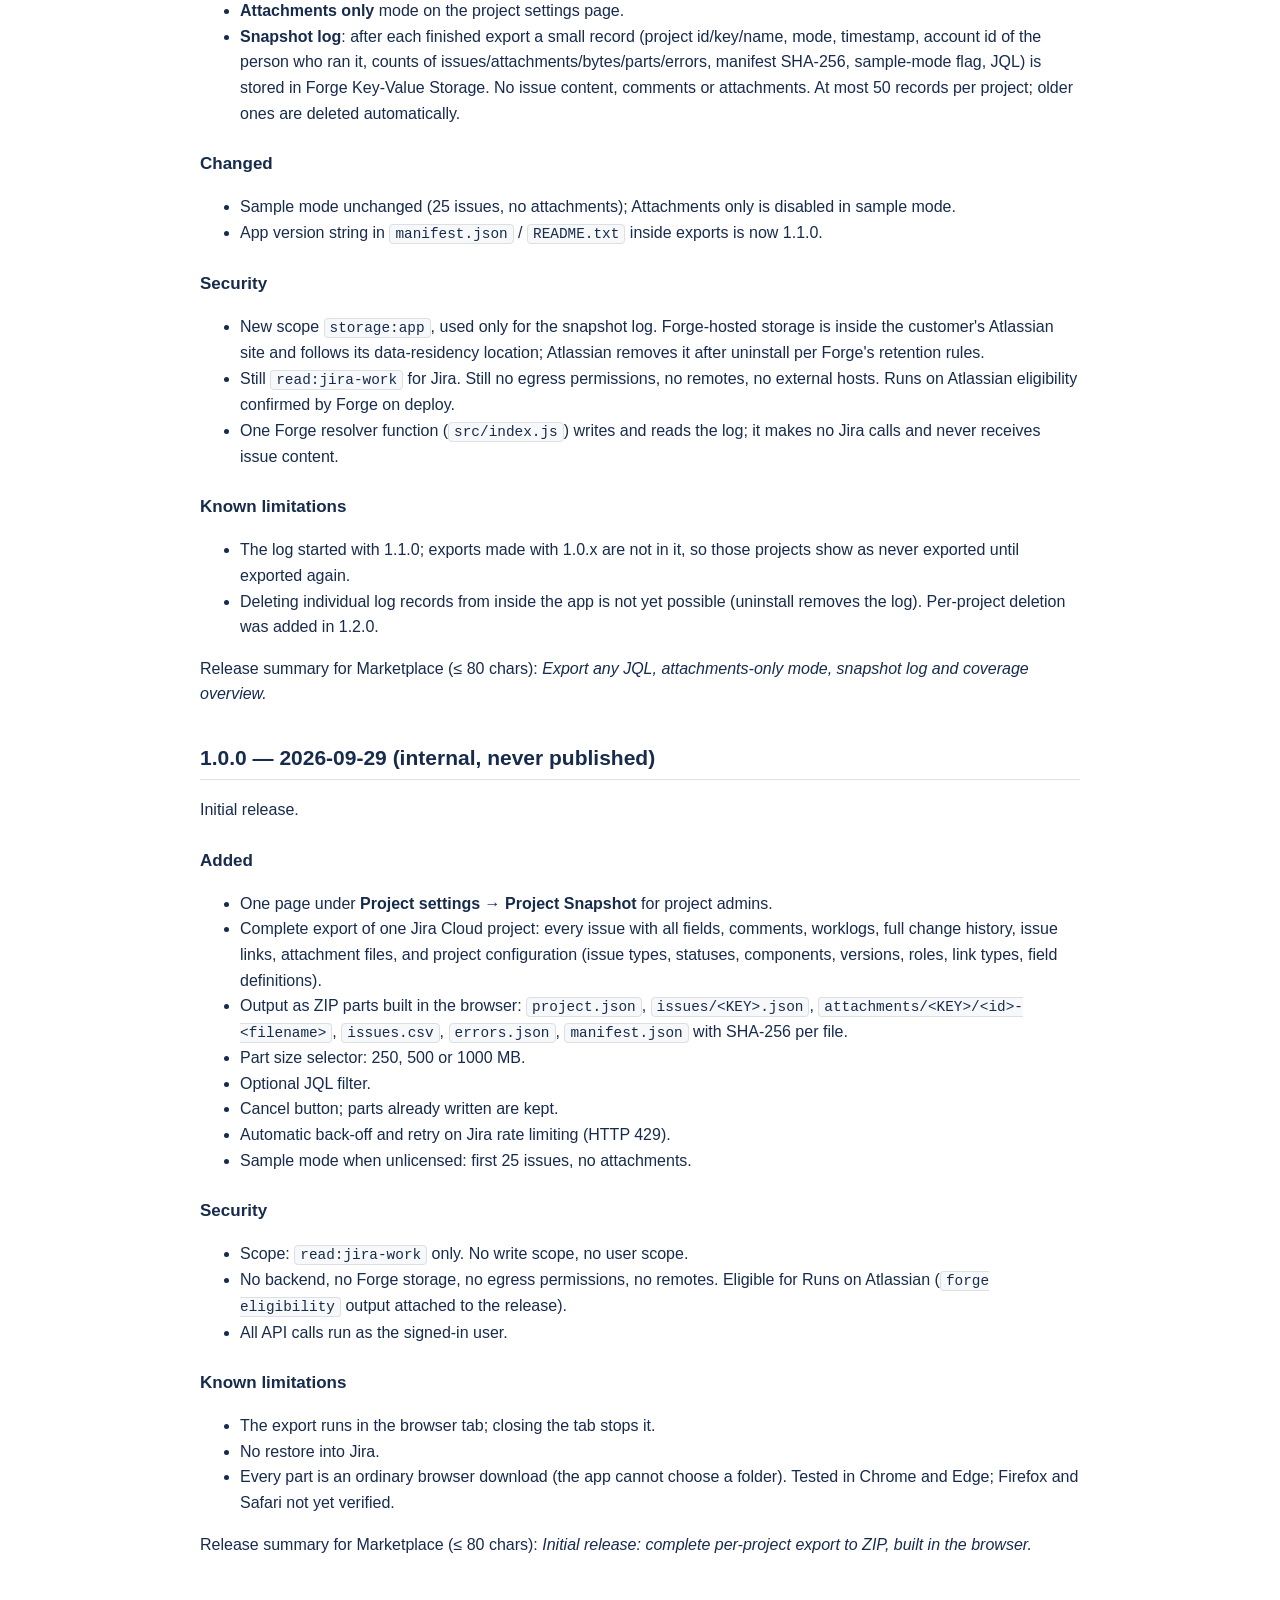
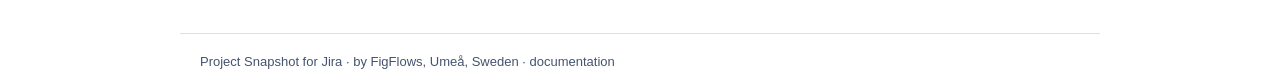
<file: changelog.html>
<!doctype html><html lang="en"><head><meta charset="utf-8"><meta name="viewport" content="width=device-width,initial-scale=1"><title>Changelog · Project Snapshot for Jira</title><link rel="icon" href="icon.svg"><link rel="stylesheet" href="style.css"></head><body><header><div class="bar"><a class="brand" href="index.html"><img src="icon.svg" alt="">Project Snapshot for Jira</a><nav><a href="index.html">Getting started</a><a href="faq.html">FAQ</a><a href="troubleshooting.html">Troubleshooting</a><a href="changelog.html" class="on">Changelog</a><a href="privacy.html">Privacy policy</a><a href="terms.html">Terms of use</a><a href="data-handling.html">Data handling</a></nav></div></header><main><h1>Changelog — Project Snapshot for Jira</h1>
<p>Format: version, date, then Added / Changed / Fixed / Security. Scope, egress or storage changes will always be called out under <strong>Security</strong> and treated as major versions.</p>
<h2>1.3.2 (first update after Marketplace approval) — 2026-11-13</h2>
<p>No scope, egress or storage change. 106 unit tests.</p>
<h3>Fixed</h3>
<ul>
<li>HTML archive: Jira Service Management internal notes are now marked &quot;Internal note (not shown to the customer)&quot;, so they can be told apart from replies the customer saw.</li>
<li>Screen readers hear the export result once (&quot;Done: …&quot;), instead of &quot;Done: Done: …&quot;; while an export runs, only phase changes are announced.</li>
<li>On the Coverage page, each <strong>Open</strong> button now has an accessible name with the project key and name, so screen-reader users know which project it opens.</li>
</ul>
<h3>Changed</h3>
<ul>
<li>The &quot;Start a free trial or buy a licence&quot; link now goes straight to the app&#39;s Marketplace listing instead of a Marketplace search.</li>
</ul>
<h2>1.3.1 (security fixes for Marketplace review) — 2026-10-29</h2>
<p>No scope, egress or storage change. 102 unit tests.</p>
<h3>Security</h3>
<ul>
<li><strong>Run check now</strong> (snapshot policy) now runs as the Jira administrator who clicked it (<code>asUser()</code>), after the server-side Administer Jira check. Only the weekly scheduled check, which has no signed-in user, still runs as the app. Raised by Atlassian&#39;s Forge security scan (FSRT authorization check).</li>
<li>Runtime dependencies updated (Forge packages; patched versions of undici and prosemirror-view). <code>npm audit</code> reports no vulnerabilities in the shipped code.</li>
</ul>
<h2>1.3.0 (Marketplace release build, listed on the Marketplace as version 2.0.0) — 2026-09-30</h2>
<p>Fixes from a third, independent review of the 1.3.0 development build; this is the build submitted to the Marketplace. 101 unit tests. No scope, egress or storage-scope change.</p>
<h3>Fixed</h3>
<ul>
<li>ZIP writing is now serialised across the parallel download lanes, so a file can no longer be missing from a part&#39;s manifest or land in the wrong part; a part also closes at 60,000 files (the ZIP format without ZIP64 cannot hold more), not only at the chosen size.</li>
<li><strong>Complete snapshot</strong> rule: only an export in mode Everything, without a JQL filter, not incremental, on a licensed site, with zero errors, updates the Coverage date, satisfies the policy or serves as the incremental baseline. All other exports stay in Previous snapshots marked &quot;(partial)&quot;.</li>
<li>The incremental cut-off is written in the user&#39;s Jira profile time zone (with a one-hour margin; 26 hours if unknown), so a profile time zone different from the browser&#39;s can no longer skip issues.</li>
<li>A run stops as Failed after 25 consecutive item failures or when a search page returns 401/403, instead of finishing &quot;Done&quot; with thousands of errors; the Done line, the manifest and the log count issues actually written.</li>
<li>Sample mode caps on the issues actually returned, never on the estimate (a low estimate could export nothing).</li>
<li>Reminder tasks created by the <strong>weekly</strong> run now link to the project&#39;s export page (the page ids are stored when an admin saves the policy); duplicate detection no longer breaks on project names with quotes.</li>
<li>The <strong>Ignore these projects</strong> field accepts typing (free text, tidied on save).</li>
<li>Cancelled requests no longer print errors to the browser console.</li>
<li>JQL filters with unbalanced parentheses or quotes are refused before the run; a multi-line ORDER BY is stripped correctly.</li>
</ul>
<h3>Changed</h3>
<ul>
<li>The progress panel lists <strong>saved</strong> parts only, the pre-run hint says that the first part downloads automatically and later parts need a click, the browser warns before the tab is closed during an export, and a failed write to the snapshot log shows a red banner.</li>
<li>Previous snapshots show the mode as &quot;Everything&quot; / &quot;Attachments only&quot;; Coverage links to product-discovery projects correctly; policy errors are shown as a list; the Apps page lead text mentions the Policy tab.</li>
<li>Accessibility: screen readers hear phase changes only (not every issue), tabs announce their panel, table headers are marked up.</li>
<li><code>npm run deploy:dev</code> / <code>deploy:prod</code> run the checks and the build before deploying.</li>
<li>Removed the unused <code>latest</code> resolver; the app reads the history and picks the newest complete record.</li>
</ul>
<h2>1.3.0 (development build) — 2026-09-29</h2>
<p>Forge app version 4.x (major, because a scope was added). 78 unit tests at release. Deployed to the development environment and live-tested on the developer site on 2026-09-29.</p>
<h3>Added</h3>
<ul>
<li><strong>Snapshot policy</strong> — a fourth tab, <strong>Policy</strong>, on Apps → Project Snapshot, for Jira admins: switch on &quot;every project needs a snapshot no older than 30 / 60 / 90 / 180 / 365 days&quot;, include or exclude never-exported projects, choose a reminder project (dropdown), &quot;Assign reminder tasks to me&quot;, an ignore list of project keys, <strong>Save</strong>, <strong>Run check now</strong> and a last-run summary.</li>
<li><strong>Weekly check</strong> (Forge <code>scheduledTrigger</code>, licensed sites only): compares the snapshot log with the project list remembered from the last admin visit to Coverage or Policy, flags projects behind the policy, and — only if a reminder project is chosen — creates one Jira task per project: summary <code>Snapshot due: KEY (name)</code>, label <code>project-snapshot-reminder</code>, description with the reason and a link to that project&#39;s export page, optional assignee. At most 20 tasks per run; no duplicate while a task for that project is open. Jira&#39;s own notifications inform the assignee; the app sends no e-mail.</li>
<li>Coverage and Policy pages remember the project list (id, key, name, type) in app storage so the check, which runs without a user, knows which projects exist.</li>
</ul>
<h3>Changed</h3>
<ul>
<li>App version string in <code>manifest.json</code> / <code>README.txt</code> inside exports is now 1.3.0.</li>
<li>The Coverage and Policy tabs send the project list they display to the app&#39;s storage (<code>rememberProjects</code>) on every visit.</li>
</ul>
<h3>Security</h3>
<ul>
<li><strong>New scope <code>write:jira-work</code></strong>, used by exactly one function (the policy check) for exactly one operation: <code>POST /rest/api/3/issue</code> in the chosen reminder project, only while the policy is on and a reminder project is set. No other write anywhere; with the policy off the app behaves as 1.2. Justification in the Marketplace Privacy &amp; Security tab and at <a href="https://figflows.github.io/project-snapshot/data-handling.html">https://figflows.github.io/project-snapshot/data-handling.html</a>.</li>
<li>The policy check calls Jira as the app (<code>asApp()</code>) because it runs on a schedule without a user: create the reminder task, read the status of a task it created earlier, search the reminder project by label, read <code>serverInfo</code> and the reminder project&#39;s issue types. It reads no issue content of the projects it checks.</li>
<li>Changing the policy and running the check by hand require the Jira global permission <strong>Administer Jira</strong>, verified server-side (<code>mypermissions?permissions=ADMINISTER</code>); the form is hidden from other users.</li>
<li>New storage keys, metadata only: <code>policy</code>, <code>policy:lastRun</code>, <code>projects</code> (id, key, name, type), <code>reminder:&lt;projectId&gt;</code> (issue key). Still <code>read:jira-work</code> for all exports, still no egress permissions, no remotes, no external hosts, no e-mail. Runs on Atlassian eligibility confirmed by Forge on the 4.x development deploy.</li>
</ul>
<h3>Known limitations</h3>
<ul>
<li>The check only knows projects that an admin&#39;s Coverage or Policy visit remembered; open one of those tabs after creating projects.</li>
<li>The reminder project needs a standard, Task-like issue type without required custom fields on its create screen, and the app must be allowed to create issues there; errors appear in the last-run summary.</li>
<li>Closed reminder tasks are not reopened; a project still behind the rule at the next run gets a new task.</li>
<li>The check does not run in sample mode (unlicensed sites).</li>
</ul>
<p>Release summary for Marketplace (≤ 80 chars): <em>Snapshot policy: weekly check flags stale projects, creates reminder tasks.</em></p>
<h2>1.2.0 — 2026-09-29</h2>
<p>Forge app version 3.2.0 (minor: no scope, egress or storage-scope change). 73 unit tests. Live-tested on the developer site on 2026-09-29.</p>
<h3>Added</h3>
<ul>
<li><strong>Readable HTML archive</strong> in every full export: <code>index.html</code> (sortable, searchable list of all issues; inline script only, no external resources) and <code>issues/&lt;KEY&gt;.html</code> per issue with fields (custom field names resolved from <code>project.json</code>), description, comments, worklogs, change history, links and links to the attachment files. Opens offline in any browser. Optional (on by default); not produced in Attachments only mode.</li>
<li><strong>Incremental export</strong> on the project page: &quot;Incremental: only issues updated since the last snapshot&quot; adds <code>updated &gt;= (last snapshot − 1 hour)</code> to the JQL; <code>README.txt</code> and <code>manifest.json</code> are marked INCREMENTAL. Keep incremental ZIPs together with the full snapshot they extend.</li>
<li><strong>Verify a snapshot</strong> tab on Apps → Project Snapshot: choose one or more downloaded ZIP parts; every file&#39;s presence, size and SHA-256 is checked against the part&#39;s <code>manifest.json</code> in the browser; result Verified or Mismatch with the reason per file. Nothing is uploaded.</li>
<li><strong>Previous snapshots</strong> panel on the project page: history from the snapshot log (date, mode, counts, size, parts, manifest hash), <strong>Download evidence CSV</strong>, <strong>Delete log for this project</strong>.</li>
<li><strong>Download coverage CSV</strong> on the Coverage tab.</li>
</ul>
<h3>Changed</h3>
<ul>
<li>App version string in <code>manifest.json</code> / <code>README.txt</code> inside exports is now 1.2.0; the manifest records whether the HTML archive was included and whether the export was incremental.</li>
<li>The in-app &quot;what you get&quot; list mentions <code>index.html</code>.</li>
</ul>
<h3>Security</h3>
<ul>
<li>Scopes unchanged: <code>read:jira-work</code> and <code>storage:app</code>. No egress permissions, no remotes, no external hosts. Runs on Atlassian eligibility confirmed by Forge on deploy of 3.2.0.</li>
<li>HTML archive: all issue content is escaped; links limited to <code>http(s)</code> and <code>mailto</code>; no external resources.</li>
<li>Verification and CSV generation run entirely in the browser.</li>
<li>Resolver gains <code>latest</code> (most recent record of a project, for the incremental option; removed again after 1.3.0 — the UI now uses <code>history</code>) and <code>deleteProjectLog</code> (removes a project&#39;s log records on request). Still no Jira calls, never any issue content.</li>
</ul>
<h3>Known limitations</h3>
<ul>
<li>Incremental exports do not detect issues deleted since the previous snapshot.</li>
<li>Incremental is available for project exports only, not for Export by JQL.</li>
<li>Verifying very large parts takes time; every byte is hashed in the browser.</li>
</ul>
<p>Release summary for Marketplace (≤ 80 chars): <em>Readable HTML archive, incremental exports, verify tool, snapshot history CSVs.</em></p>
<h2>1.1.0 — 2026-09-29</h2>
<p>Forge app version 3.0.0 (major, because a scope was added). Live-tested on the developer site on 2026-09-29.</p>
<h3>Added</h3>
<ul>
<li><strong>Apps → Project Snapshot</strong> global page with two tabs.</li>
<li><strong>Coverage</strong> tab: every project the user can see with its most recent snapshot (date, issues, attachments, size); projects flagged <strong>Never exported</strong> or <strong>Stale</strong> after a chosen threshold (30 / 90 / 180 / 365 days), with counts, a filter and an <strong>Open</strong> button to the project&#39;s export page.</li>
<li><strong>Export by JQL</strong> tab: export any bounded JQL query as <strong>Everything</strong> (per-issue JSON with comments, worklogs, change history, links, attachment files) or <strong>Attachments only</strong> (attachment files plus an <code>issues.csv</code> index).</li>
<li><strong>Attachments only</strong> mode on the project settings page.</li>
<li><strong>Snapshot log</strong>: after each finished export a small record (project id/key/name, mode, timestamp, account id of the person who ran it, counts of issues/attachments/bytes/parts/errors, manifest SHA-256, sample-mode flag, JQL) is stored in Forge Key-Value Storage. No issue content, comments or attachments. At most 50 records per project; older ones are deleted automatically.</li>
</ul>
<h3>Changed</h3>
<ul>
<li>Sample mode unchanged (25 issues, no attachments); Attachments only is disabled in sample mode.</li>
<li>App version string in <code>manifest.json</code> / <code>README.txt</code> inside exports is now 1.1.0.</li>
</ul>
<h3>Security</h3>
<ul>
<li>New scope <code>storage:app</code>, used only for the snapshot log. Forge-hosted storage is inside the customer&#39;s Atlassian site and follows its data-residency location; Atlassian removes it after uninstall per Forge&#39;s retention rules.</li>
<li>Still <code>read:jira-work</code> for Jira. Still no egress permissions, no remotes, no external hosts. Runs on Atlassian eligibility confirmed by Forge on deploy.</li>
<li>One Forge resolver function (<code>src/index.js</code>) writes and reads the log; it makes no Jira calls and never receives issue content.</li>
</ul>
<h3>Known limitations</h3>
<ul>
<li>The log started with 1.1.0; exports made with 1.0.x are not in it, so those projects show as never exported until exported again.</li>
<li>Deleting individual log records from inside the app is not yet possible (uninstall removes the log). Per-project deletion was added in 1.2.0.</li>
</ul>
<p>Release summary for Marketplace (≤ 80 chars): <em>Export any JQL, attachments-only mode, snapshot log and coverage overview.</em></p>
<h2>1.0.0 — 2026-09-29 (internal, never published)</h2>
<p>Initial release.</p>
<h3>Added</h3>
<ul>
<li>One page under <strong>Project settings → Project Snapshot</strong> for project admins.</li>
<li>Complete export of one Jira Cloud project: every issue with all fields, comments, worklogs, full change history, issue links, attachment files, and project configuration (issue types, statuses, components, versions, roles, link types, field definitions).</li>
<li>Output as ZIP parts built in the browser: <code>project.json</code>, <code>issues/&lt;KEY&gt;.json</code>, <code>attachments/&lt;KEY&gt;/&lt;id&gt;-&lt;filename&gt;</code>, <code>issues.csv</code>, <code>errors.json</code>, <code>manifest.json</code> with SHA-256 per file.</li>
<li>Part size selector: 250, 500 or 1000 MB.</li>
<li>Optional JQL filter.</li>
<li>Cancel button; parts already written are kept.</li>
<li>Automatic back-off and retry on Jira rate limiting (HTTP 429).</li>
<li>Sample mode when unlicensed: first 25 issues, no attachments.</li>
</ul>
<h3>Security</h3>
<ul>
<li>Scope: <code>read:jira-work</code> only. No write scope, no user scope.</li>
<li>No backend, no Forge storage, no egress permissions, no remotes. Eligible for Runs on Atlassian (<code>forge eligibility</code> output attached to the release).</li>
<li>All API calls run as the signed-in user.</li>
</ul>
<h3>Known limitations</h3>
<ul>
<li>The export runs in the browser tab; closing the tab stops it.</li>
<li>No restore into Jira.</li>
<li>Every part is an ordinary browser download (the app cannot choose a folder). Tested in Chrome and Edge; Firefox and Safari not yet verified.</li>
</ul>
<p>Release summary for Marketplace (≤ 80 chars): <em>Initial release: complete per-project export to ZIP, built in the browser.</em></p>
</main><footer>Project Snapshot for Jira · by FigFlows, Umeå, Sweden · documentation</footer></body></html>
</file>
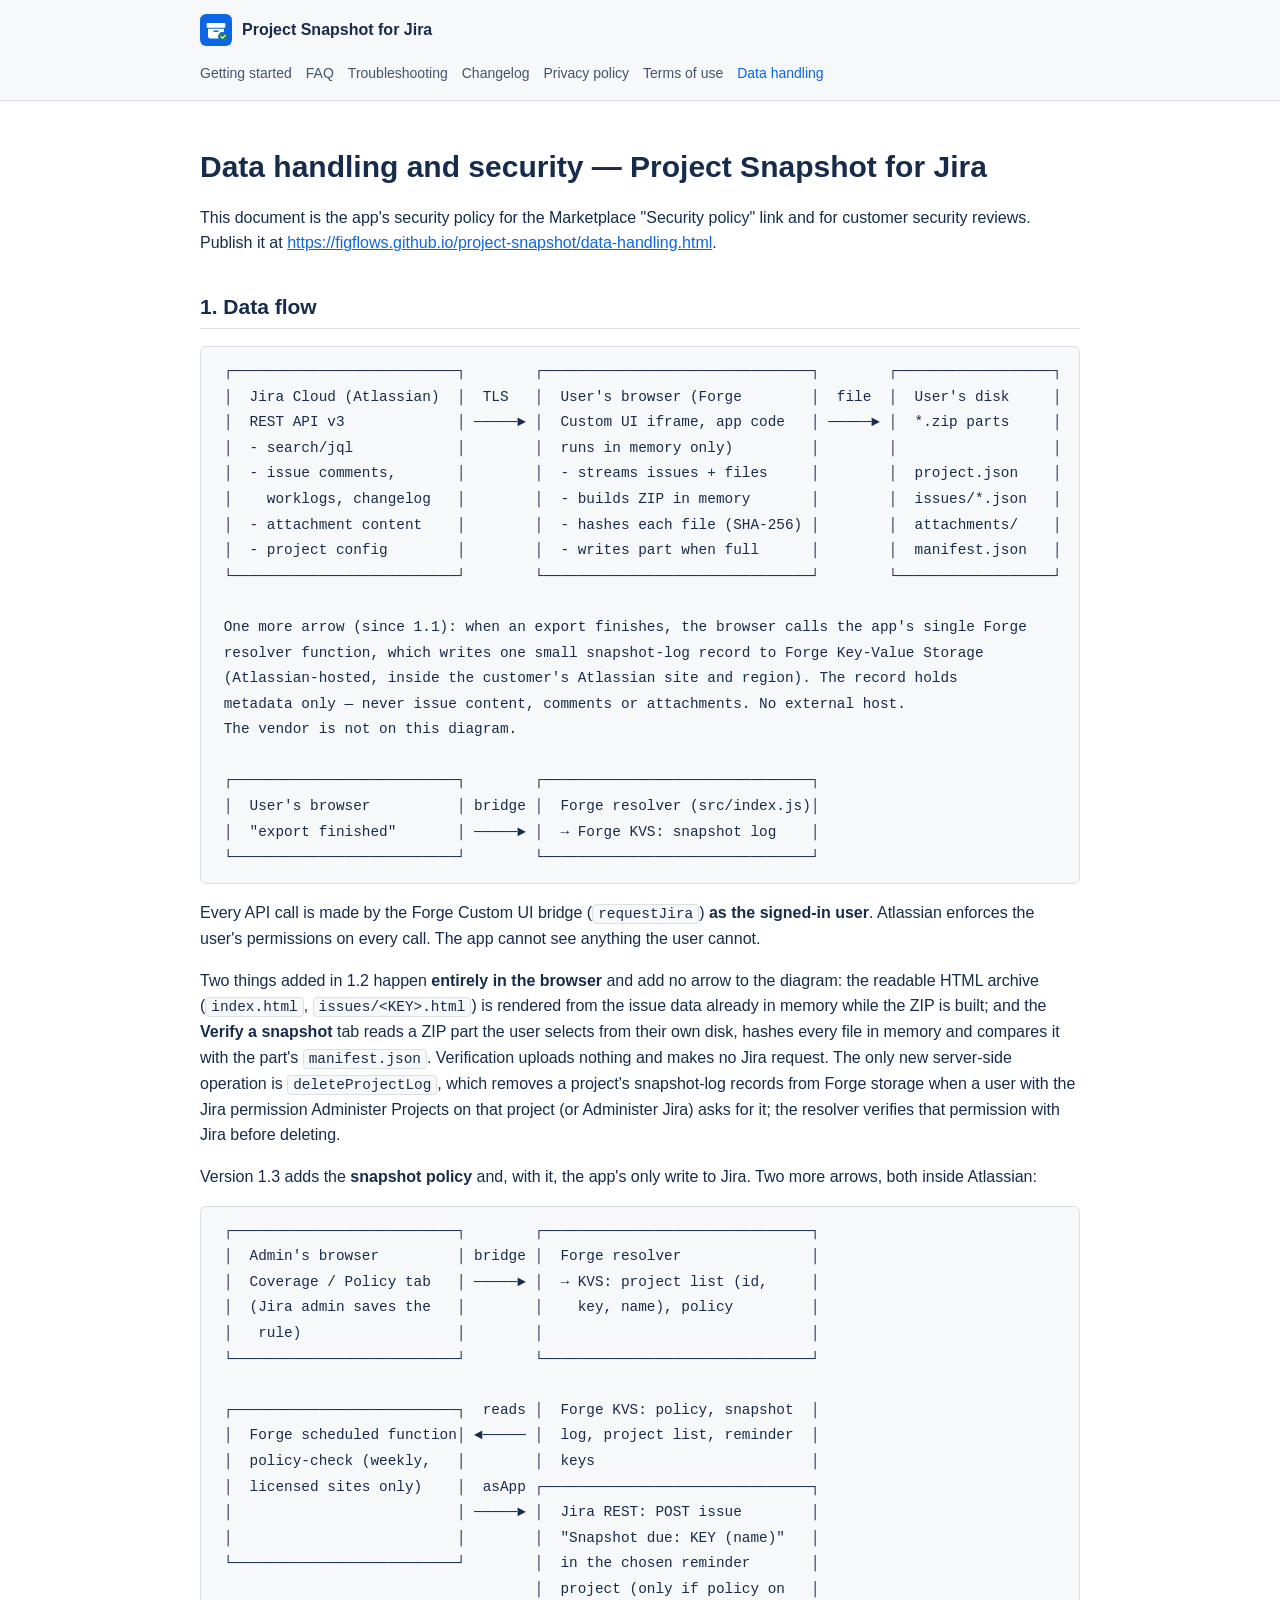
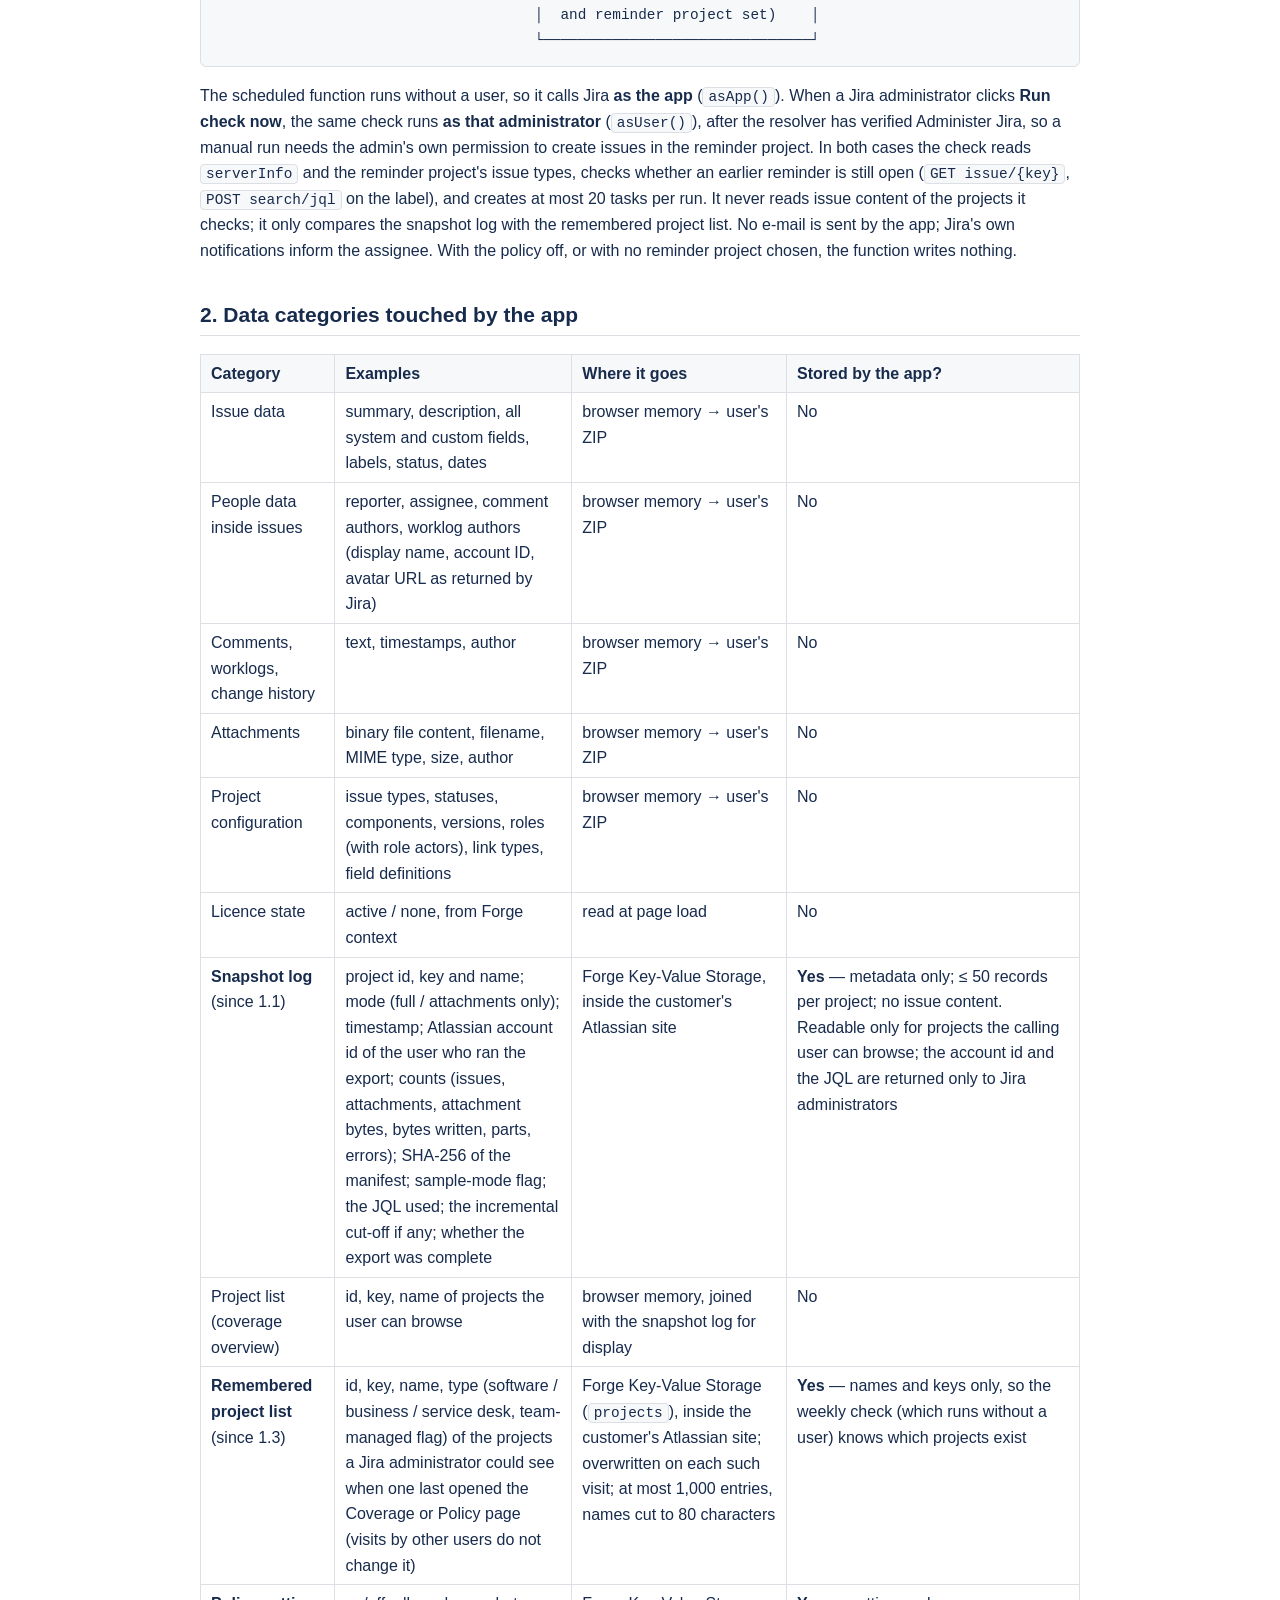
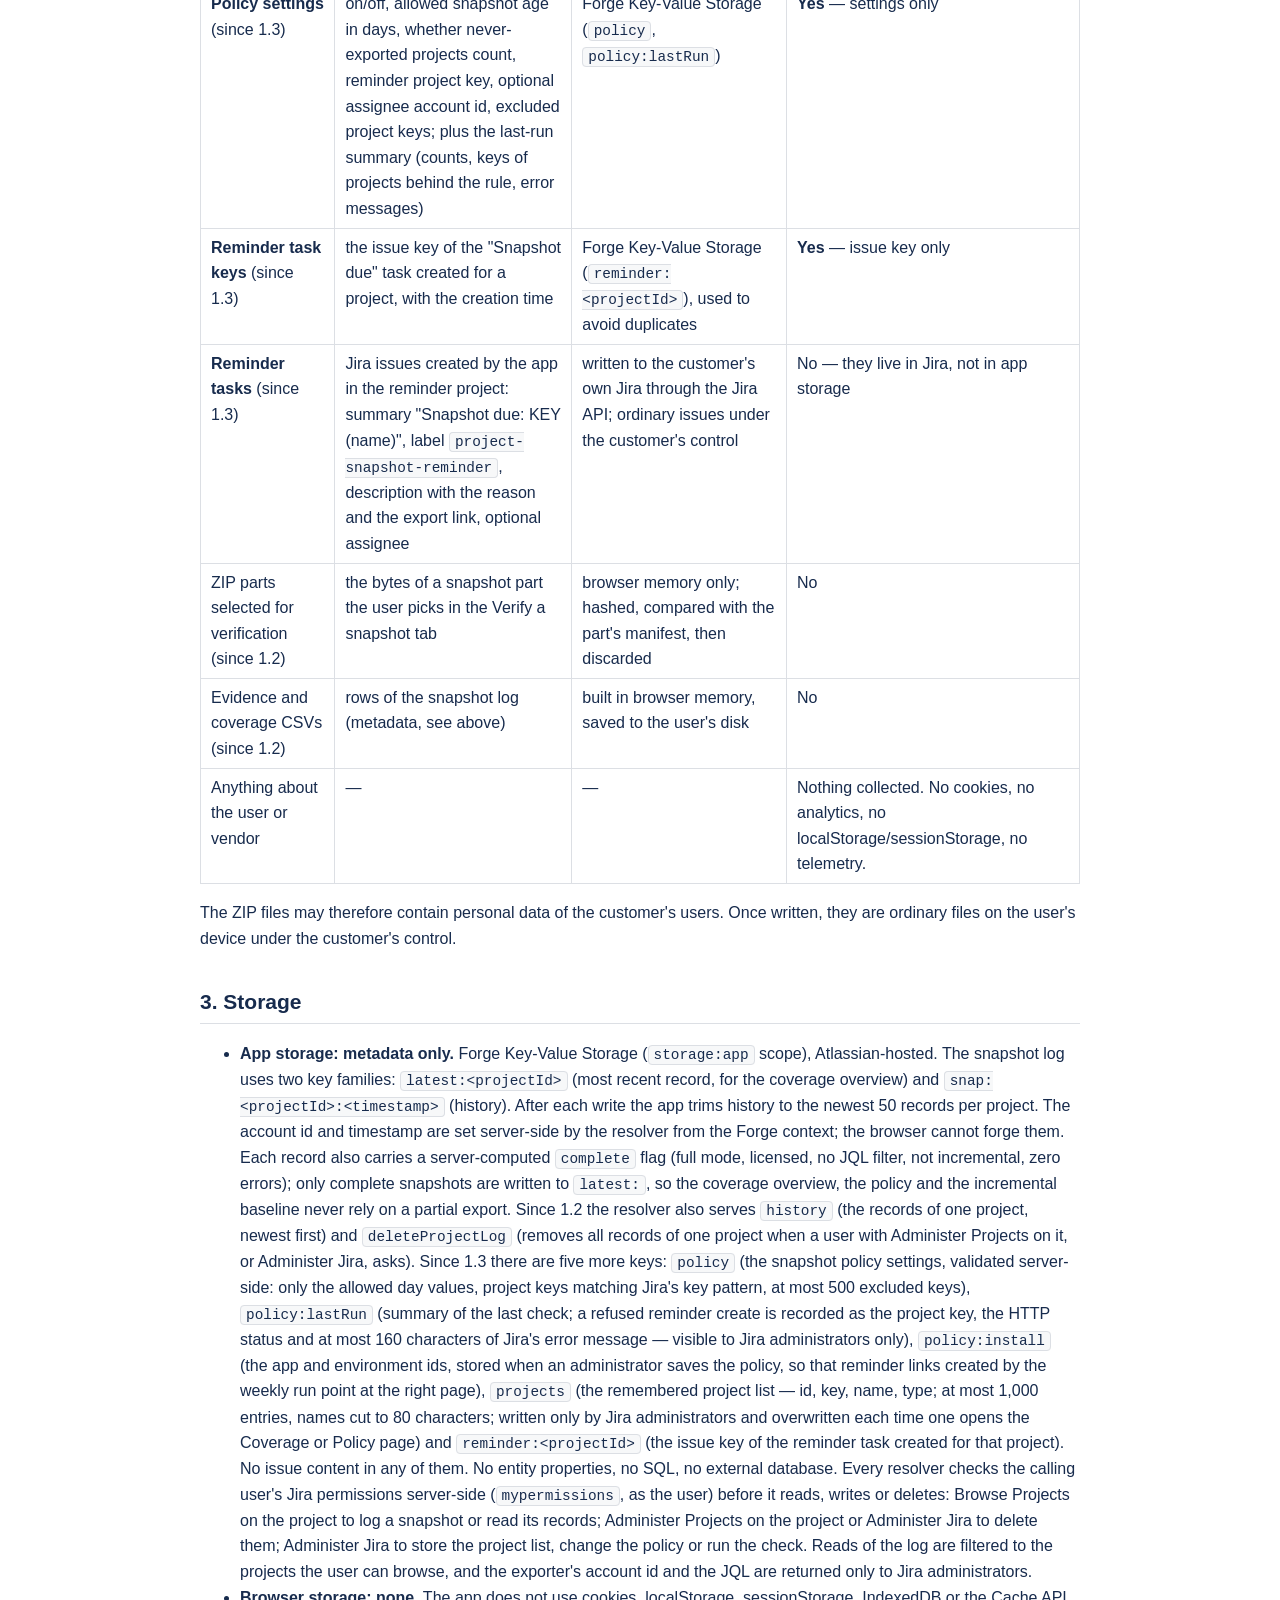
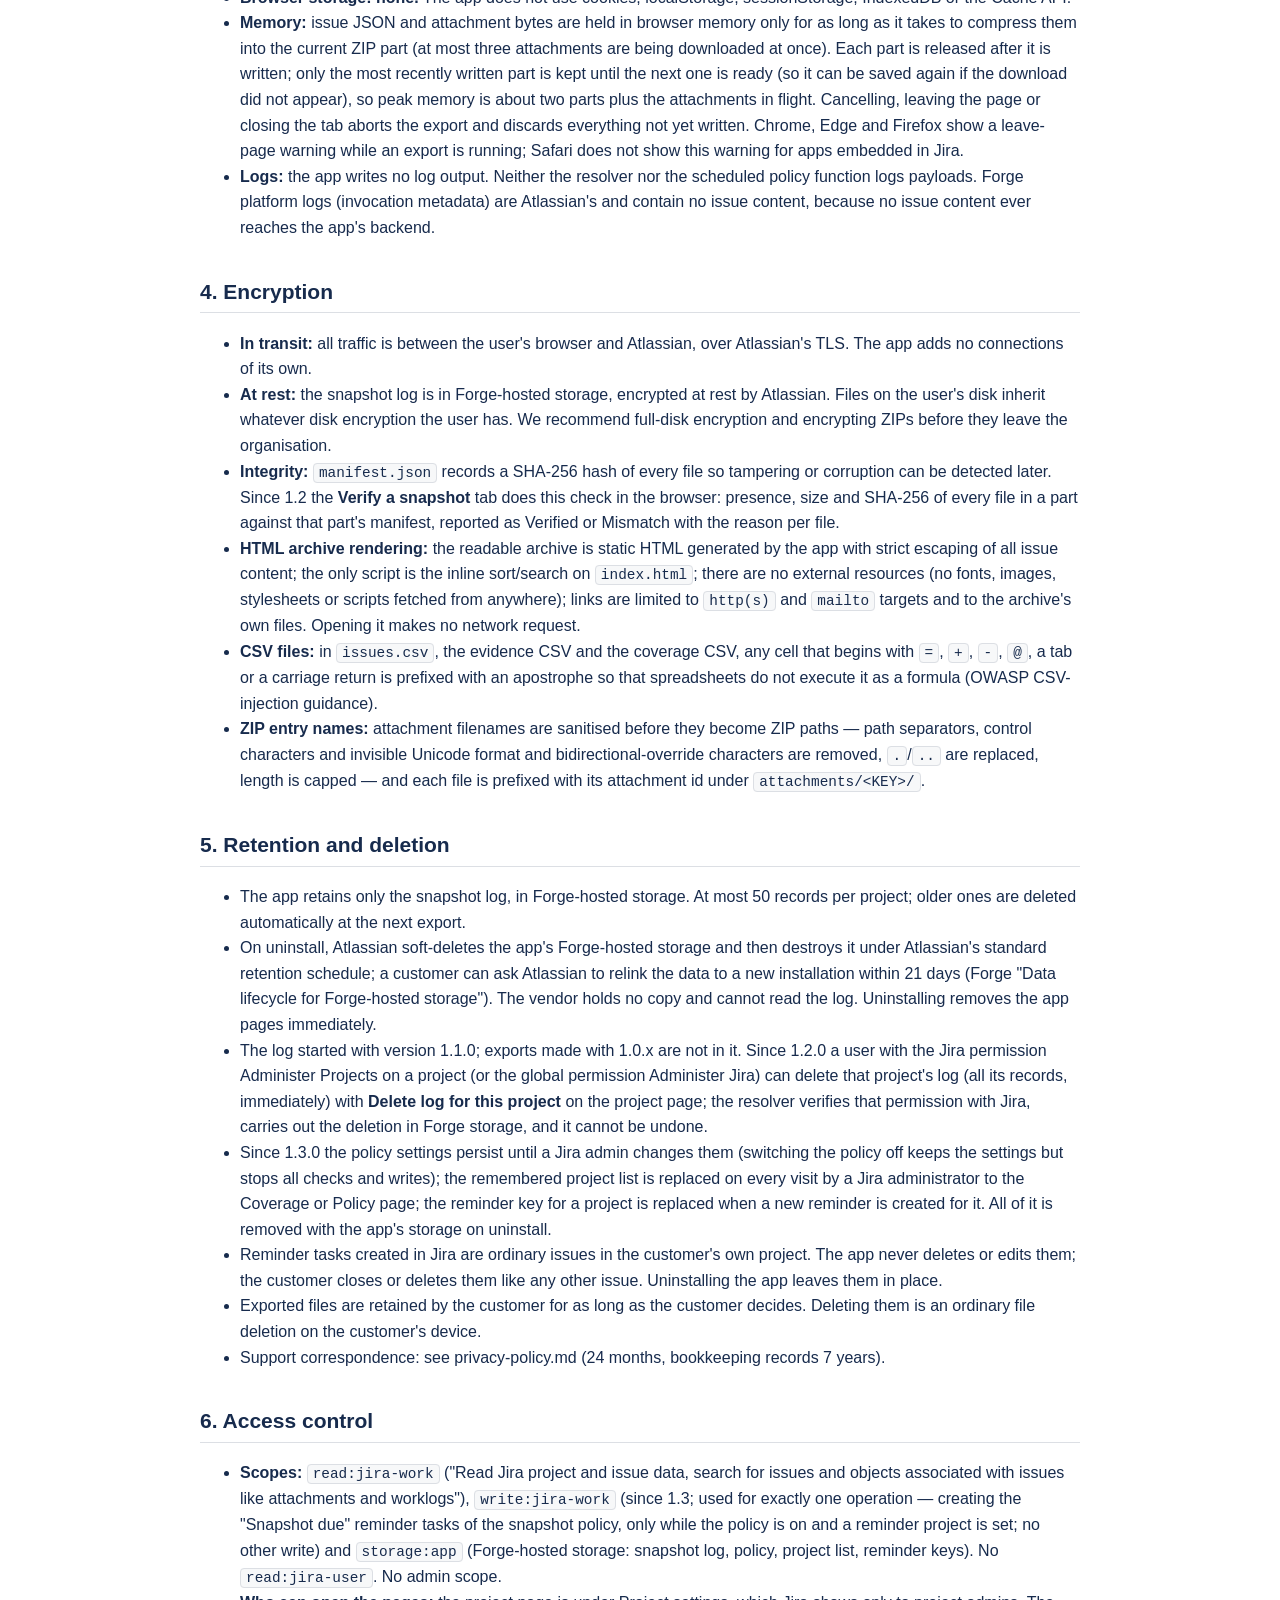
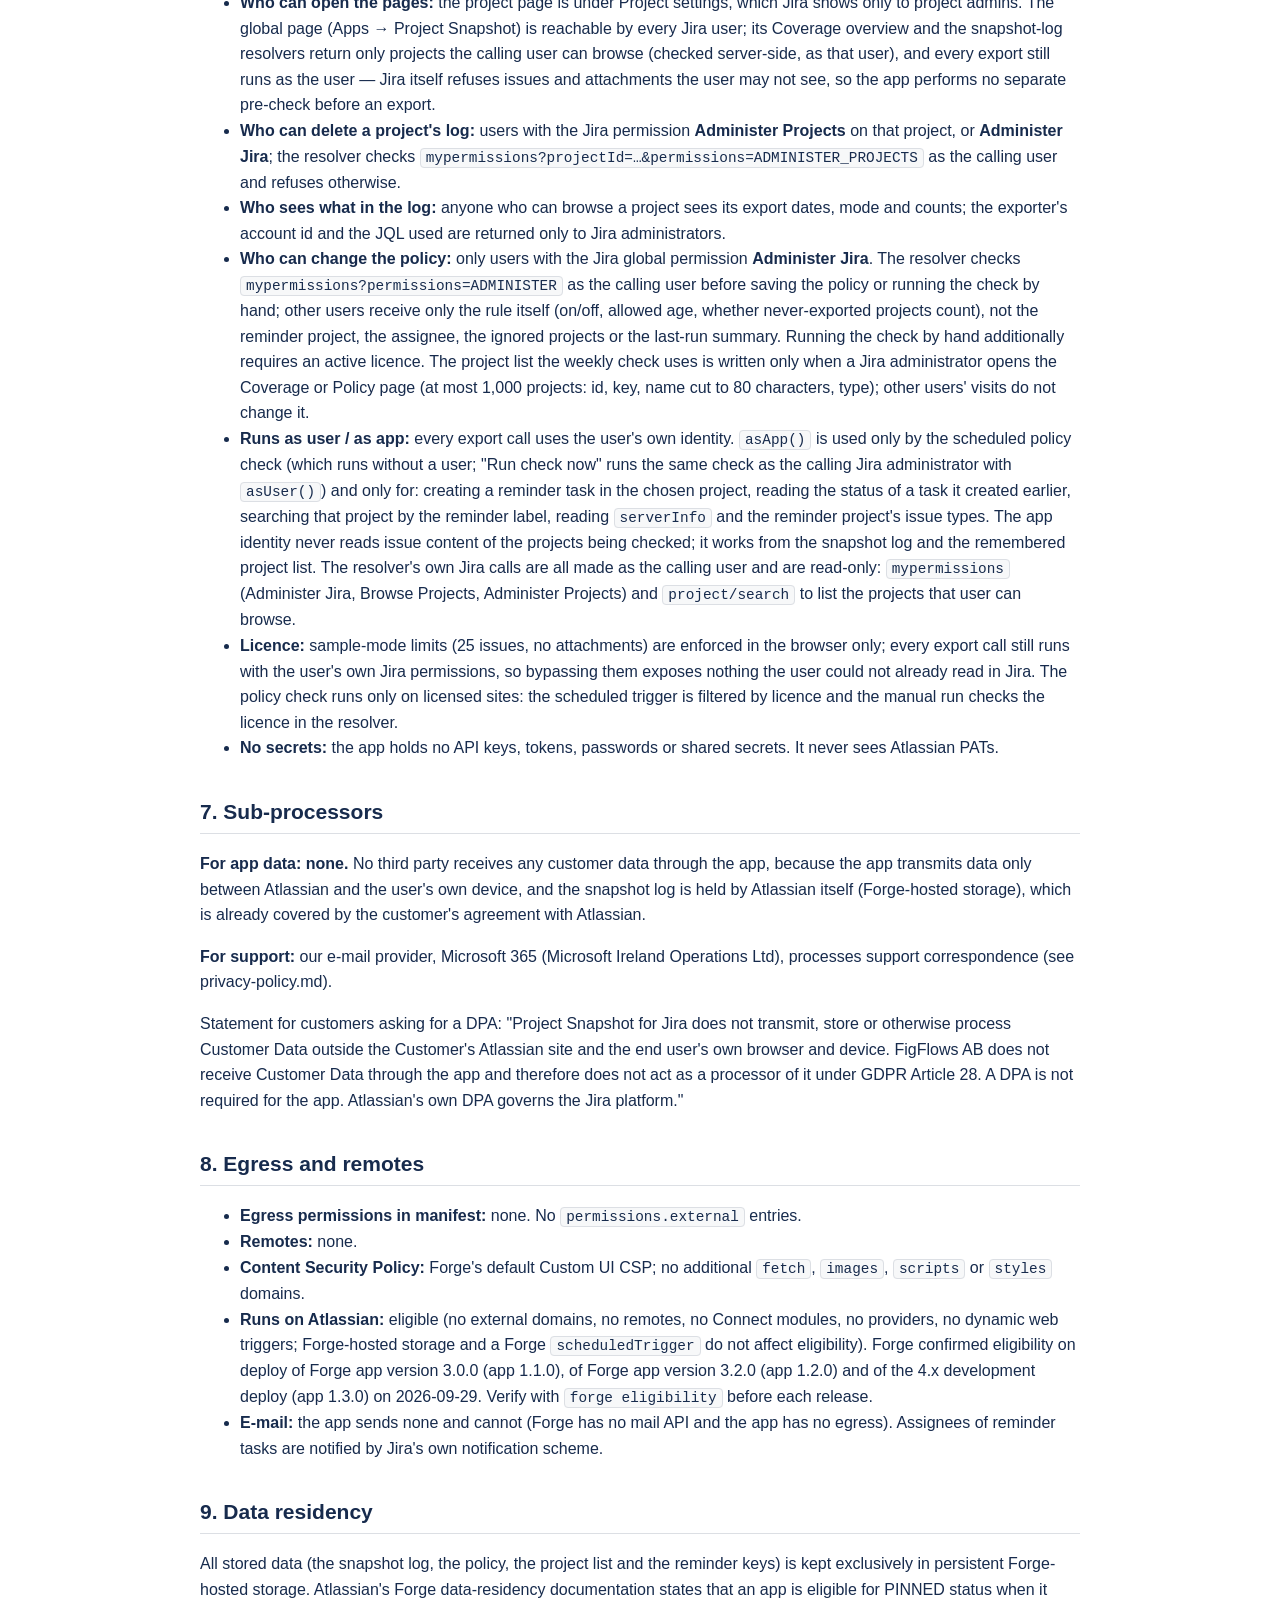
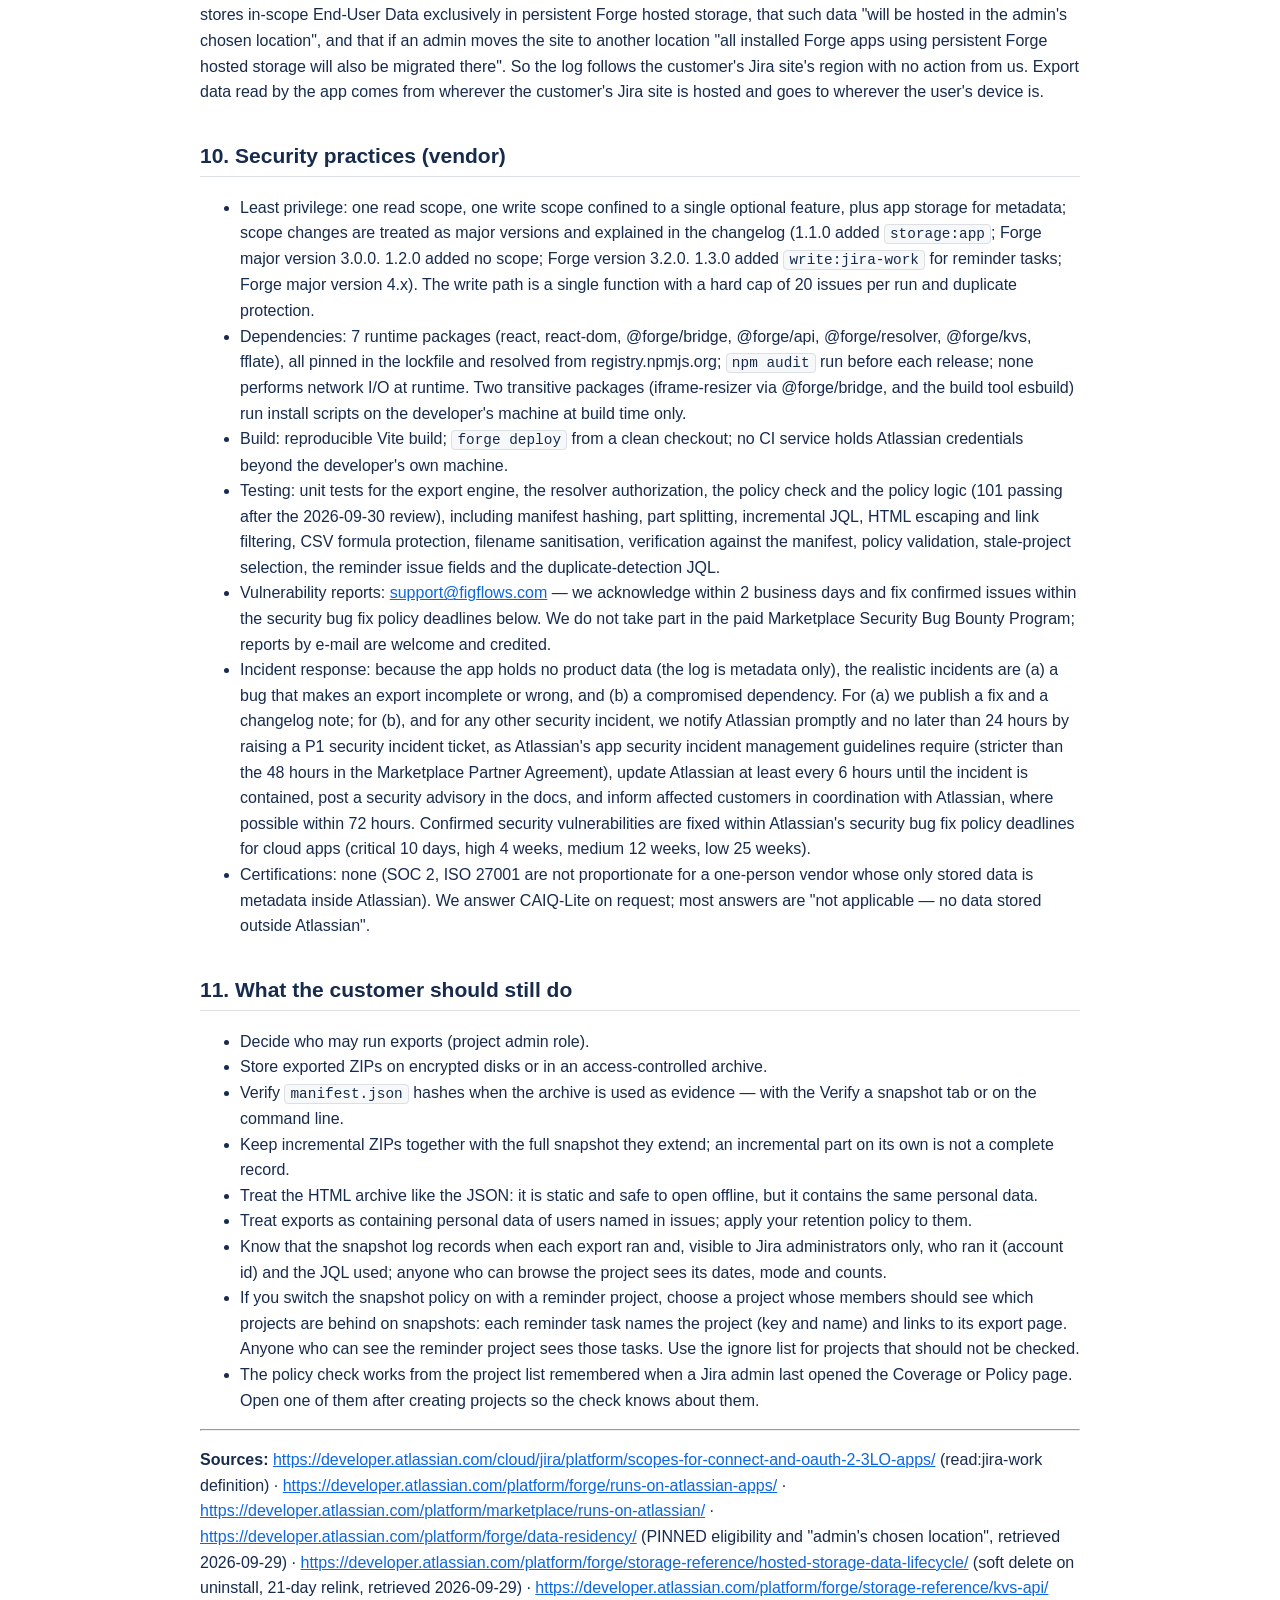
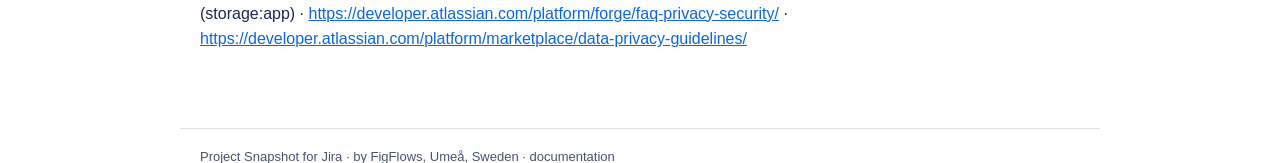
<file: data-handling.html>
<!doctype html><html lang="en"><head><meta charset="utf-8"><meta name="viewport" content="width=device-width,initial-scale=1"><title>Data handling · Project Snapshot for Jira</title><link rel="icon" href="icon.svg"><link rel="stylesheet" href="style.css"></head><body><header><div class="bar"><a class="brand" href="index.html"><img src="icon.svg" alt="">Project Snapshot for Jira</a><nav><a href="index.html">Getting started</a><a href="faq.html">FAQ</a><a href="troubleshooting.html">Troubleshooting</a><a href="changelog.html">Changelog</a><a href="privacy.html">Privacy policy</a><a href="terms.html">Terms of use</a><a href="data-handling.html" class="on">Data handling</a></nav></div></header><main><h1>Data handling and security — Project Snapshot for Jira</h1>
<p>This document is the app&#39;s security policy for the Marketplace &quot;Security policy&quot; link and for customer security reviews. Publish it at <a href="https://figflows.github.io/project-snapshot/data-handling.html">https://figflows.github.io/project-snapshot/data-handling.html</a>.</p>
<h2>1. Data flow</h2>
<pre><code> ┌──────────────────────────┐        ┌───────────────────────────────┐        ┌──────────────────┐
 │  Jira Cloud (Atlassian)  │  TLS   │  User&#39;s browser (Forge        │  file  │  User&#39;s disk     │
 │  REST API v3             │ ─────► │  Custom UI iframe, app code   │ ─────► │  *.zip parts     │
 │  - search/jql            │        │  runs in memory only)         │        │                  │
 │  - issue comments,       │        │  - streams issues + files     │        │  project.json    │
 │    worklogs, changelog   │        │  - builds ZIP in memory       │        │  issues/*.json   │
 │  - attachment content    │        │  - hashes each file (SHA-256) │        │  attachments/    │
 │  - project config        │        │  - writes part when full      │        │  manifest.json   │
 └──────────────────────────┘        └───────────────────────────────┘        └──────────────────┘

 One more arrow (since 1.1): when an export finishes, the browser calls the app&#39;s single Forge
 resolver function, which writes one small snapshot-log record to Forge Key-Value Storage
 (Atlassian-hosted, inside the customer&#39;s Atlassian site and region). The record holds
 metadata only — never issue content, comments or attachments. No external host.
 The vendor is not on this diagram.

 ┌──────────────────────────┐        ┌───────────────────────────────┐
 │  User&#39;s browser          │ bridge │  Forge resolver (src/index.js)│
 │  &quot;export finished&quot;       │ ─────► │  → Forge KVS: snapshot log    │
 └──────────────────────────┘        └───────────────────────────────┘
</code></pre>
<p>Every API call is made by the Forge Custom UI bridge (<code>requestJira</code>) <strong>as the signed-in user</strong>. Atlassian enforces the user&#39;s permissions on every call. The app cannot see anything the user cannot.</p>
<p>Two things added in 1.2 happen <strong>entirely in the browser</strong> and add no arrow to the diagram: the readable HTML archive (<code>index.html</code>, <code>issues/&lt;KEY&gt;.html</code>) is rendered from the issue data already in memory while the ZIP is built; and the <strong>Verify a snapshot</strong> tab reads a ZIP part the user selects from their own disk, hashes every file in memory and compares it with the part&#39;s <code>manifest.json</code>. Verification uploads nothing and makes no Jira request. The only new server-side operation is <code>deleteProjectLog</code>, which removes a project&#39;s snapshot-log records from Forge storage when a user with the Jira permission Administer Projects on that project (or Administer Jira) asks for it; the resolver verifies that permission with Jira before deleting.</p>
<p>Version 1.3 adds the <strong>snapshot policy</strong> and, with it, the app&#39;s only write to Jira. Two more arrows, both inside Atlassian:</p>
<pre><code> ┌──────────────────────────┐        ┌───────────────────────────────┐
 │  Admin&#39;s browser         │ bridge │  Forge resolver               │
 │  Coverage / Policy tab   │ ─────► │  → KVS: project list (id,     │
 │  (Jira admin saves the   │        │    key, name), policy         │
 │   rule)                  │        │                               │
 └──────────────────────────┘        └───────────────────────────────┘

 ┌──────────────────────────┐  reads │  Forge KVS: policy, snapshot  │
 │  Forge scheduled function│ ◄───── │  log, project list, reminder  │
 │  policy-check (weekly,   │        │  keys                         │
 │  licensed sites only)    │  asApp ┌───────────────────────────────┐
 │                          │ ─────► │  Jira REST: POST issue        │
 │                          │        │  &quot;Snapshot due: KEY (name)&quot;   │
 └──────────────────────────┘        │  in the chosen reminder       │
                                     │  project (only if policy on   │
                                     │  and reminder project set)    │
                                     └───────────────────────────────┘
</code></pre>
<p>The scheduled function runs without a user, so it calls Jira <strong>as the app</strong> (<code>asApp()</code>). When a Jira administrator clicks <strong>Run check now</strong>, the same check runs <strong>as that administrator</strong> (<code>asUser()</code>), after the resolver has verified Administer Jira, so a manual run needs the admin&#39;s own permission to create issues in the reminder project. In both cases the check reads <code>serverInfo</code> and the reminder project&#39;s issue types, checks whether an earlier reminder is still open (<code>GET issue/{key}</code>, <code>POST search/jql</code> on the label), and creates at most 20 tasks per run. It never reads issue content of the projects it checks; it only compares the snapshot log with the remembered project list. No e-mail is sent by the app; Jira&#39;s own notifications inform the assignee. With the policy off, or with no reminder project chosen, the function writes nothing.</p>
<h2>2. Data categories touched by the app</h2>
<table>
<thead>
<tr>
<th>Category</th>
<th>Examples</th>
<th>Where it goes</th>
<th>Stored by the app?</th>
</tr>
</thead>
<tbody><tr>
<td>Issue data</td>
<td>summary, description, all system and custom fields, labels, status, dates</td>
<td>browser memory → user&#39;s ZIP</td>
<td>No</td>
</tr>
<tr>
<td>People data inside issues</td>
<td>reporter, assignee, comment authors, worklog authors (display name, account ID, avatar URL as returned by Jira)</td>
<td>browser memory → user&#39;s ZIP</td>
<td>No</td>
</tr>
<tr>
<td>Comments, worklogs, change history</td>
<td>text, timestamps, author</td>
<td>browser memory → user&#39;s ZIP</td>
<td>No</td>
</tr>
<tr>
<td>Attachments</td>
<td>binary file content, filename, MIME type, size, author</td>
<td>browser memory → user&#39;s ZIP</td>
<td>No</td>
</tr>
<tr>
<td>Project configuration</td>
<td>issue types, statuses, components, versions, roles (with role actors), link types, field definitions</td>
<td>browser memory → user&#39;s ZIP</td>
<td>No</td>
</tr>
<tr>
<td>Licence state</td>
<td>active / none, from Forge context</td>
<td>read at page load</td>
<td>No</td>
</tr>
<tr>
<td><strong>Snapshot log</strong> (since 1.1)</td>
<td>project id, key and name; mode (full / attachments only); timestamp; Atlassian account id of the user who ran the export; counts (issues, attachments, attachment bytes, bytes written, parts, errors); SHA-256 of the manifest; sample-mode flag; the JQL used; the incremental cut-off if any; whether the export was complete</td>
<td>Forge Key-Value Storage, inside the customer&#39;s Atlassian site</td>
<td><strong>Yes</strong> — metadata only; ≤ 50 records per project; no issue content. Readable only for projects the calling user can browse; the account id and the JQL are returned only to Jira administrators</td>
</tr>
<tr>
<td>Project list (coverage overview)</td>
<td>id, key, name of projects the user can browse</td>
<td>browser memory, joined with the snapshot log for display</td>
<td>No</td>
</tr>
<tr>
<td><strong>Remembered project list</strong> (since 1.3)</td>
<td>id, key, name, type (software / business / service desk, team-managed flag) of the projects a Jira administrator could see when one last opened the Coverage or Policy page (visits by other users do not change it)</td>
<td>Forge Key-Value Storage (<code>projects</code>), inside the customer&#39;s Atlassian site; overwritten on each such visit; at most 1,000 entries, names cut to 80 characters</td>
<td><strong>Yes</strong> — names and keys only, so the weekly check (which runs without a user) knows which projects exist</td>
</tr>
<tr>
<td><strong>Policy settings</strong> (since 1.3)</td>
<td>on/off, allowed snapshot age in days, whether never-exported projects count, reminder project key, optional assignee account id, excluded project keys; plus the last-run summary (counts, keys of projects behind the rule, error messages)</td>
<td>Forge Key-Value Storage (<code>policy</code>, <code>policy:lastRun</code>)</td>
<td><strong>Yes</strong> — settings only</td>
</tr>
<tr>
<td><strong>Reminder task keys</strong> (since 1.3)</td>
<td>the issue key of the &quot;Snapshot due&quot; task created for a project, with the creation time</td>
<td>Forge Key-Value Storage (<code>reminder:&lt;projectId&gt;</code>), used to avoid duplicates</td>
<td><strong>Yes</strong> — issue key only</td>
</tr>
<tr>
<td><strong>Reminder tasks</strong> (since 1.3)</td>
<td>Jira issues created by the app in the reminder project: summary &quot;Snapshot due: KEY (name)&quot;, label <code>project-snapshot-reminder</code>, description with the reason and the export link, optional assignee</td>
<td>written to the customer&#39;s own Jira through the Jira API; ordinary issues under the customer&#39;s control</td>
<td>No — they live in Jira, not in app storage</td>
</tr>
<tr>
<td>ZIP parts selected for verification (since 1.2)</td>
<td>the bytes of a snapshot part the user picks in the Verify a snapshot tab</td>
<td>browser memory only; hashed, compared with the part&#39;s manifest, then discarded</td>
<td>No</td>
</tr>
<tr>
<td>Evidence and coverage CSVs (since 1.2)</td>
<td>rows of the snapshot log (metadata, see above)</td>
<td>built in browser memory, saved to the user&#39;s disk</td>
<td>No</td>
</tr>
<tr>
<td>Anything about the user or vendor</td>
<td>—</td>
<td>—</td>
<td>Nothing collected. No cookies, no analytics, no localStorage/sessionStorage, no telemetry.</td>
</tr>
</tbody></table>
<p>The ZIP files may therefore contain personal data of the customer&#39;s users. Once written, they are ordinary files on the user&#39;s device under the customer&#39;s control.</p>
<h2>3. Storage</h2>
<ul>
<li><strong>App storage: metadata only.</strong> Forge Key-Value Storage (<code>storage:app</code> scope), Atlassian-hosted. The snapshot log uses two key families: <code>latest:&lt;projectId&gt;</code> (most recent record, for the coverage overview) and <code>snap:&lt;projectId&gt;:&lt;timestamp&gt;</code> (history). After each write the app trims history to the newest 50 records per project. The account id and timestamp are set server-side by the resolver from the Forge context; the browser cannot forge them. Each record also carries a server-computed <code>complete</code> flag (full mode, licensed, no JQL filter, not incremental, zero errors); only complete snapshots are written to <code>latest:</code>, so the coverage overview, the policy and the incremental baseline never rely on a partial export. Since 1.2 the resolver also serves <code>history</code> (the records of one project, newest first) and <code>deleteProjectLog</code> (removes all records of one project when a user with Administer Projects on it, or Administer Jira, asks). Since 1.3 there are five more keys: <code>policy</code> (the snapshot policy settings, validated server-side: only the allowed day values, project keys matching Jira&#39;s key pattern, at most 500 excluded keys), <code>policy:lastRun</code> (summary of the last check; a refused reminder create is recorded as the project key, the HTTP status and at most 160 characters of Jira&#39;s error message — visible to Jira administrators only), <code>policy:install</code> (the app and environment ids, stored when an administrator saves the policy, so that reminder links created by the weekly run point at the right page), <code>projects</code> (the remembered project list — id, key, name, type; at most 1,000 entries, names cut to 80 characters; written only by Jira administrators and overwritten each time one opens the Coverage or Policy page) and <code>reminder:&lt;projectId&gt;</code> (the issue key of the reminder task created for that project). No issue content in any of them. No entity properties, no SQL, no external database. Every resolver checks the calling user&#39;s Jira permissions server-side (<code>mypermissions</code>, as the user) before it reads, writes or deletes: Browse Projects on the project to log a snapshot or read its records; Administer Projects on the project or Administer Jira to delete them; Administer Jira to store the project list, change the policy or run the check. Reads of the log are filtered to the projects the user can browse, and the exporter&#39;s account id and the JQL are returned only to Jira administrators.</li>
<li><strong>Browser storage: none.</strong> The app does not use cookies, localStorage, sessionStorage, IndexedDB or the Cache API.</li>
<li><strong>Memory:</strong> issue JSON and attachment bytes are held in browser memory only for as long as it takes to compress them into the current ZIP part (at most three attachments are being downloaded at once). Each part is released after it is written; only the most recently written part is kept until the next one is ready (so it can be saved again if the download did not appear), so peak memory is about two parts plus the attachments in flight. Cancelling, leaving the page or closing the tab aborts the export and discards everything not yet written. Chrome, Edge and Firefox show a leave-page warning while an export is running; Safari does not show this warning for apps embedded in Jira.</li>
<li><strong>Logs:</strong> the app writes no log output. Neither the resolver nor the scheduled policy function logs payloads. Forge platform logs (invocation metadata) are Atlassian&#39;s and contain no issue content, because no issue content ever reaches the app&#39;s backend.</li>
</ul>
<h2>4. Encryption</h2>
<ul>
<li><strong>In transit:</strong> all traffic is between the user&#39;s browser and Atlassian, over Atlassian&#39;s TLS. The app adds no connections of its own.</li>
<li><strong>At rest:</strong> the snapshot log is in Forge-hosted storage, encrypted at rest by Atlassian. Files on the user&#39;s disk inherit whatever disk encryption the user has. We recommend full-disk encryption and encrypting ZIPs before they leave the organisation.</li>
<li><strong>Integrity:</strong> <code>manifest.json</code> records a SHA-256 hash of every file so tampering or corruption can be detected later. Since 1.2 the <strong>Verify a snapshot</strong> tab does this check in the browser: presence, size and SHA-256 of every file in a part against that part&#39;s manifest, reported as Verified or Mismatch with the reason per file.</li>
<li><strong>HTML archive rendering:</strong> the readable archive is static HTML generated by the app with strict escaping of all issue content; the only script is the inline sort/search on <code>index.html</code>; there are no external resources (no fonts, images, stylesheets or scripts fetched from anywhere); links are limited to <code>http(s)</code> and <code>mailto</code> targets and to the archive&#39;s own files. Opening it makes no network request.</li>
<li><strong>CSV files:</strong> in <code>issues.csv</code>, the evidence CSV and the coverage CSV, any cell that begins with <code>=</code>, <code>+</code>, <code>-</code>, <code>@</code>, a tab or a carriage return is prefixed with an apostrophe so that spreadsheets do not execute it as a formula (OWASP CSV-injection guidance).</li>
<li><strong>ZIP entry names:</strong> attachment filenames are sanitised before they become ZIP paths — path separators, control characters and invisible Unicode format and bidirectional-override characters are removed, <code>.</code>/<code>..</code> are replaced, length is capped — and each file is prefixed with its attachment id under <code>attachments/&lt;KEY&gt;/</code>.</li>
</ul>
<h2>5. Retention and deletion</h2>
<ul>
<li>The app retains only the snapshot log, in Forge-hosted storage. At most 50 records per project; older ones are deleted automatically at the next export.</li>
<li>On uninstall, Atlassian soft-deletes the app&#39;s Forge-hosted storage and then destroys it under Atlassian&#39;s standard retention schedule; a customer can ask Atlassian to relink the data to a new installation within 21 days (Forge &quot;Data lifecycle for Forge-hosted storage&quot;). The vendor holds no copy and cannot read the log. Uninstalling removes the app pages immediately.</li>
<li>The log started with version 1.1.0; exports made with 1.0.x are not in it. Since 1.2.0 a user with the Jira permission Administer Projects on a project (or the global permission Administer Jira) can delete that project&#39;s log (all its records, immediately) with <strong>Delete log for this project</strong> on the project page; the resolver verifies that permission with Jira, carries out the deletion in Forge storage, and it cannot be undone.</li>
<li>Since 1.3.0 the policy settings persist until a Jira admin changes them (switching the policy off keeps the settings but stops all checks and writes); the remembered project list is replaced on every visit by a Jira administrator to the Coverage or Policy page; the reminder key for a project is replaced when a new reminder is created for it. All of it is removed with the app&#39;s storage on uninstall.</li>
<li>Reminder tasks created in Jira are ordinary issues in the customer&#39;s own project. The app never deletes or edits them; the customer closes or deletes them like any other issue. Uninstalling the app leaves them in place.</li>
<li>Exported files are retained by the customer for as long as the customer decides. Deleting them is an ordinary file deletion on the customer&#39;s device.</li>
<li>Support correspondence: see privacy-policy.md (24 months, bookkeeping records 7 years).</li>
</ul>
<h2>6. Access control</h2>
<ul>
<li><strong>Scopes:</strong> <code>read:jira-work</code> (&quot;Read Jira project and issue data, search for issues and objects associated with issues like attachments and worklogs&quot;), <code>write:jira-work</code> (since 1.3; used for exactly one operation — creating the &quot;Snapshot due&quot; reminder tasks of the snapshot policy, only while the policy is on and a reminder project is set; no other write) and <code>storage:app</code> (Forge-hosted storage: snapshot log, policy, project list, reminder keys). No <code>read:jira-user</code>. No admin scope.</li>
<li><strong>Who can open the pages:</strong> the project page is under Project settings, which Jira shows only to project admins. The global page (Apps → Project Snapshot) is reachable by every Jira user; its Coverage overview and the snapshot-log resolvers return only projects the calling user can browse (checked server-side, as that user), and every export still runs as the user — Jira itself refuses issues and attachments the user may not see, so the app performs no separate pre-check before an export.</li>
<li><strong>Who can delete a project&#39;s log:</strong> users with the Jira permission <strong>Administer Projects</strong> on that project, or <strong>Administer Jira</strong>; the resolver checks <code>mypermissions?projectId=…&amp;permissions=ADMINISTER_PROJECTS</code> as the calling user and refuses otherwise.</li>
<li><strong>Who sees what in the log:</strong> anyone who can browse a project sees its export dates, mode and counts; the exporter&#39;s account id and the JQL used are returned only to Jira administrators.</li>
<li><strong>Who can change the policy:</strong> only users with the Jira global permission <strong>Administer Jira</strong>. The resolver checks <code>mypermissions?permissions=ADMINISTER</code> as the calling user before saving the policy or running the check by hand; other users receive only the rule itself (on/off, allowed age, whether never-exported projects count), not the reminder project, the assignee, the ignored projects or the last-run summary. Running the check by hand additionally requires an active licence. The project list the weekly check uses is written only when a Jira administrator opens the Coverage or Policy page (at most 1,000 projects: id, key, name cut to 80 characters, type); other users&#39; visits do not change it.</li>
<li><strong>Runs as user / as app:</strong> every export call uses the user&#39;s own identity. <code>asApp()</code> is used only by the scheduled policy check (which runs without a user; &quot;Run check now&quot; runs the same check as the calling Jira administrator with <code>asUser()</code>) and only for: creating a reminder task in the chosen project, reading the status of a task it created earlier, searching that project by the reminder label, reading <code>serverInfo</code> and the reminder project&#39;s issue types. The app identity never reads issue content of the projects being checked; it works from the snapshot log and the remembered project list. The resolver&#39;s own Jira calls are all made as the calling user and are read-only: <code>mypermissions</code> (Administer Jira, Browse Projects, Administer Projects) and <code>project/search</code> to list the projects that user can browse.</li>
<li><strong>Licence:</strong> sample-mode limits (25 issues, no attachments) are enforced in the browser only; every export call still runs with the user&#39;s own Jira permissions, so bypassing them exposes nothing the user could not already read in Jira. The policy check runs only on licensed sites: the scheduled trigger is filtered by licence and the manual run checks the licence in the resolver.</li>
<li><strong>No secrets:</strong> the app holds no API keys, tokens, passwords or shared secrets. It never sees Atlassian PATs.</li>
</ul>
<h2>7. Sub-processors</h2>
<p><strong>For app data: none.</strong> No third party receives any customer data through the app, because the app transmits data only between Atlassian and the user&#39;s own device, and the snapshot log is held by Atlassian itself (Forge-hosted storage), which is already covered by the customer&#39;s agreement with Atlassian.</p>
<p><strong>For support:</strong> our e-mail provider, Microsoft 365 (Microsoft Ireland Operations Ltd), processes support correspondence (see privacy-policy.md).</p>
<p>Statement for customers asking for a DPA: &quot;Project Snapshot for Jira does not transmit, store or otherwise process Customer Data outside the Customer&#39;s Atlassian site and the end user&#39;s own browser and device. FigFlows AB does not receive Customer Data through the app and therefore does not act as a processor of it under GDPR Article 28. A DPA is not required for the app. Atlassian&#39;s own DPA governs the Jira platform.&quot;</p>
<h2>8. Egress and remotes</h2>
<ul>
<li><strong>Egress permissions in manifest:</strong> none. No <code>permissions.external</code> entries.</li>
<li><strong>Remotes:</strong> none.</li>
<li><strong>Content Security Policy:</strong> Forge&#39;s default Custom UI CSP; no additional <code>fetch</code>, <code>images</code>, <code>scripts</code> or <code>styles</code> domains.</li>
<li><strong>Runs on Atlassian:</strong> eligible (no external domains, no remotes, no Connect modules, no providers, no dynamic web triggers; Forge-hosted storage and a Forge <code>scheduledTrigger</code> do not affect eligibility). Forge confirmed eligibility on deploy of Forge app version 3.0.0 (app 1.1.0), of Forge app version 3.2.0 (app 1.2.0) and of the 4.x development deploy (app 1.3.0) on 2026-09-29. Verify with <code>forge eligibility</code> before each release.</li>
<li><strong>E-mail:</strong> the app sends none and cannot (Forge has no mail API and the app has no egress). Assignees of reminder tasks are notified by Jira&#39;s own notification scheme.</li>
</ul>
<h2>9. Data residency</h2>
<p>All stored data (the snapshot log, the policy, the project list and the reminder keys) is kept exclusively in persistent Forge-hosted storage. Atlassian&#39;s Forge data-residency documentation states that an app is eligible for PINNED status when it stores in-scope End-User Data exclusively in persistent Forge hosted storage, that such data &quot;will be hosted in the admin&#39;s chosen location&quot;, and that if an admin moves the site to another location &quot;all installed Forge apps using persistent Forge hosted storage will also be migrated there&quot;. So the log follows the customer&#39;s Jira site&#39;s region with no action from us. Export data read by the app comes from wherever the customer&#39;s Jira site is hosted and goes to wherever the user&#39;s device is.</p>
<h2>10. Security practices (vendor)</h2>
<ul>
<li>Least privilege: one read scope, one write scope confined to a single optional feature, plus app storage for metadata; scope changes are treated as major versions and explained in the changelog (1.1.0 added <code>storage:app</code>; Forge major version 3.0.0. 1.2.0 added no scope; Forge version 3.2.0. 1.3.0 added <code>write:jira-work</code> for reminder tasks; Forge major version 4.x). The write path is a single function with a hard cap of 20 issues per run and duplicate protection.</li>
<li>Dependencies: 7 runtime packages (react, react-dom, @forge/bridge, @forge/api, @forge/resolver, @forge/kvs, fflate), all pinned in the lockfile and resolved from registry.npmjs.org; <code>npm audit</code> run before each release; none performs network I/O at runtime. Two transitive packages (iframe-resizer via @forge/bridge, and the build tool esbuild) run install scripts on the developer&#39;s machine at build time only.</li>
<li>Build: reproducible Vite build; <code>forge deploy</code> from a clean checkout; no CI service holds Atlassian credentials beyond the developer&#39;s own machine.</li>
<li>Testing: unit tests for the export engine, the resolver authorization, the policy check and the policy logic (101 passing after the 2026-09-30 review), including manifest hashing, part splitting, incremental JQL, HTML escaping and link filtering, CSV formula protection, filename sanitisation, verification against the manifest, policy validation, stale-project selection, the reminder issue fields and the duplicate-detection JQL.</li>
<li>Vulnerability reports: <a href="mailto:support@figflows.com">support@figflows.com</a> — we acknowledge within 2 business days and fix confirmed issues within the security bug fix policy deadlines below. We do not take part in the paid Marketplace Security Bug Bounty Program; reports by e-mail are welcome and credited.</li>
<li>Incident response: because the app holds no product data (the log is metadata only), the realistic incidents are (a) a bug that makes an export incomplete or wrong, and (b) a compromised dependency. For (a) we publish a fix and a changelog note; for (b), and for any other security incident, we notify Atlassian promptly and no later than 24 hours by raising a P1 security incident ticket, as Atlassian&#39;s app security incident management guidelines require (stricter than the 48 hours in the Marketplace Partner Agreement), update Atlassian at least every 6 hours until the incident is contained, post a security advisory in the docs, and inform affected customers in coordination with Atlassian, where possible within 72 hours. Confirmed security vulnerabilities are fixed within Atlassian&#39;s security bug fix policy deadlines for cloud apps (critical 10 days, high 4 weeks, medium 12 weeks, low 25 weeks).</li>
<li>Certifications: none (SOC 2, ISO 27001 are not proportionate for a one-person vendor whose only stored data is metadata inside Atlassian). We answer CAIQ-Lite on request; most answers are &quot;not applicable — no data stored outside Atlassian&quot;.</li>
</ul>
<h2>11. What the customer should still do</h2>
<ul>
<li>Decide who may run exports (project admin role).</li>
<li>Store exported ZIPs on encrypted disks or in an access-controlled archive.</li>
<li>Verify <code>manifest.json</code> hashes when the archive is used as evidence — with the Verify a snapshot tab or on the command line.</li>
<li>Keep incremental ZIPs together with the full snapshot they extend; an incremental part on its own is not a complete record.</li>
<li>Treat the HTML archive like the JSON: it is static and safe to open offline, but it contains the same personal data.</li>
<li>Treat exports as containing personal data of users named in issues; apply your retention policy to them.</li>
<li>Know that the snapshot log records when each export ran and, visible to Jira administrators only, who ran it (account id) and the JQL used; anyone who can browse the project sees its dates, mode and counts.</li>
<li>If you switch the snapshot policy on with a reminder project, choose a project whose members should see which projects are behind on snapshots: each reminder task names the project (key and name) and links to its export page. Anyone who can see the reminder project sees those tasks. Use the ignore list for projects that should not be checked.</li>
<li>The policy check works from the project list remembered when a Jira admin last opened the Coverage or Policy page. Open one of them after creating projects so the check knows about them.</li>
</ul>
<hr>
<p><strong>Sources:</strong> <a href="https://developer.atlassian.com/cloud/jira/platform/scopes-for-connect-and-oauth-2-3LO-apps/">https://developer.atlassian.com/cloud/jira/platform/scopes-for-connect-and-oauth-2-3LO-apps/</a> (read:jira-work definition) · <a href="https://developer.atlassian.com/platform/forge/runs-on-atlassian-apps/">https://developer.atlassian.com/platform/forge/runs-on-atlassian-apps/</a> · <a href="https://developer.atlassian.com/platform/marketplace/runs-on-atlassian/">https://developer.atlassian.com/platform/marketplace/runs-on-atlassian/</a> · <a href="https://developer.atlassian.com/platform/forge/data-residency/">https://developer.atlassian.com/platform/forge/data-residency/</a> (PINNED eligibility and &quot;admin&#39;s chosen location&quot;, retrieved 2026-09-29) · <a href="https://developer.atlassian.com/platform/forge/storage-reference/hosted-storage-data-lifecycle/">https://developer.atlassian.com/platform/forge/storage-reference/hosted-storage-data-lifecycle/</a> (soft delete on uninstall, 21-day relink, retrieved 2026-09-29) · <a href="https://developer.atlassian.com/platform/forge/storage-reference/kvs-api/">https://developer.atlassian.com/platform/forge/storage-reference/kvs-api/</a> (storage:app) · <a href="https://developer.atlassian.com/platform/forge/faq-privacy-security/">https://developer.atlassian.com/platform/forge/faq-privacy-security/</a> · <a href="https://developer.atlassian.com/platform/marketplace/data-privacy-guidelines/">https://developer.atlassian.com/platform/marketplace/data-privacy-guidelines/</a></p>
</main><footer>Project Snapshot for Jira · by FigFlows, Umeå, Sweden · documentation</footer></body></html>
</file>
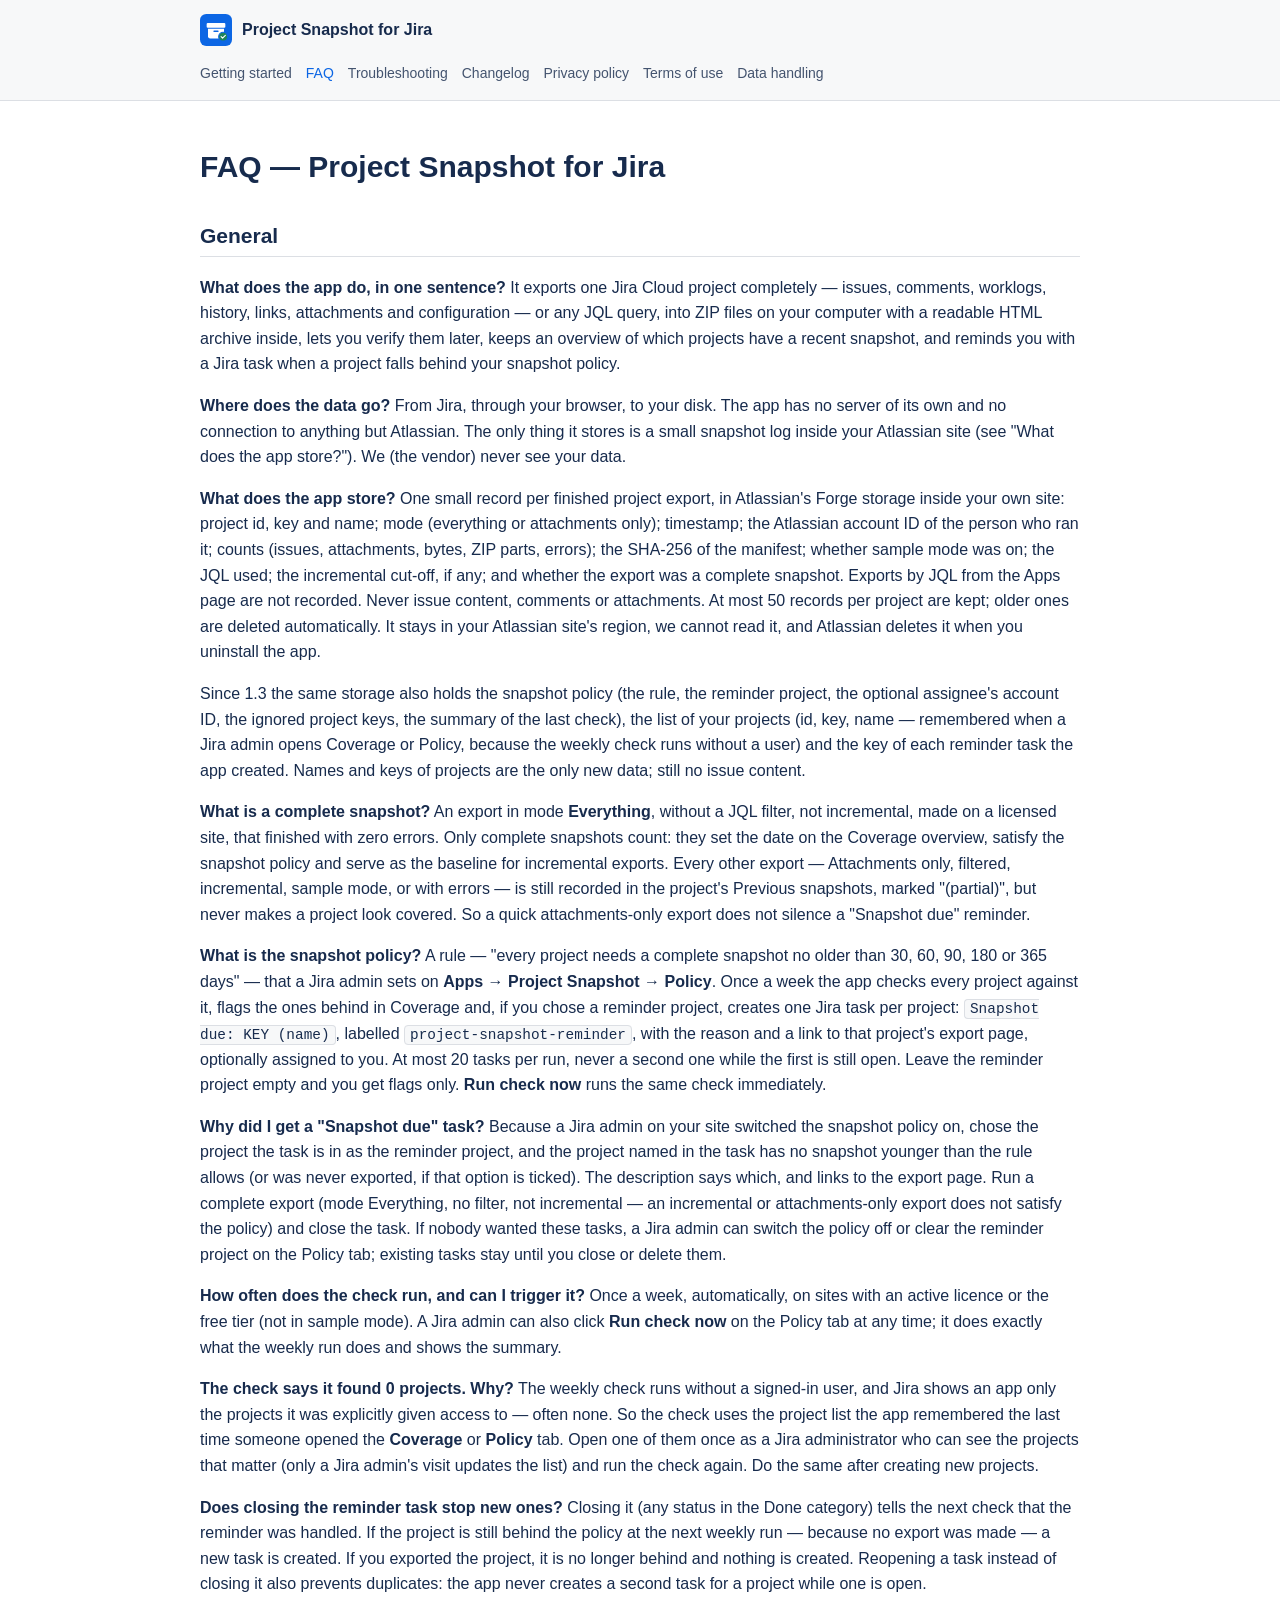
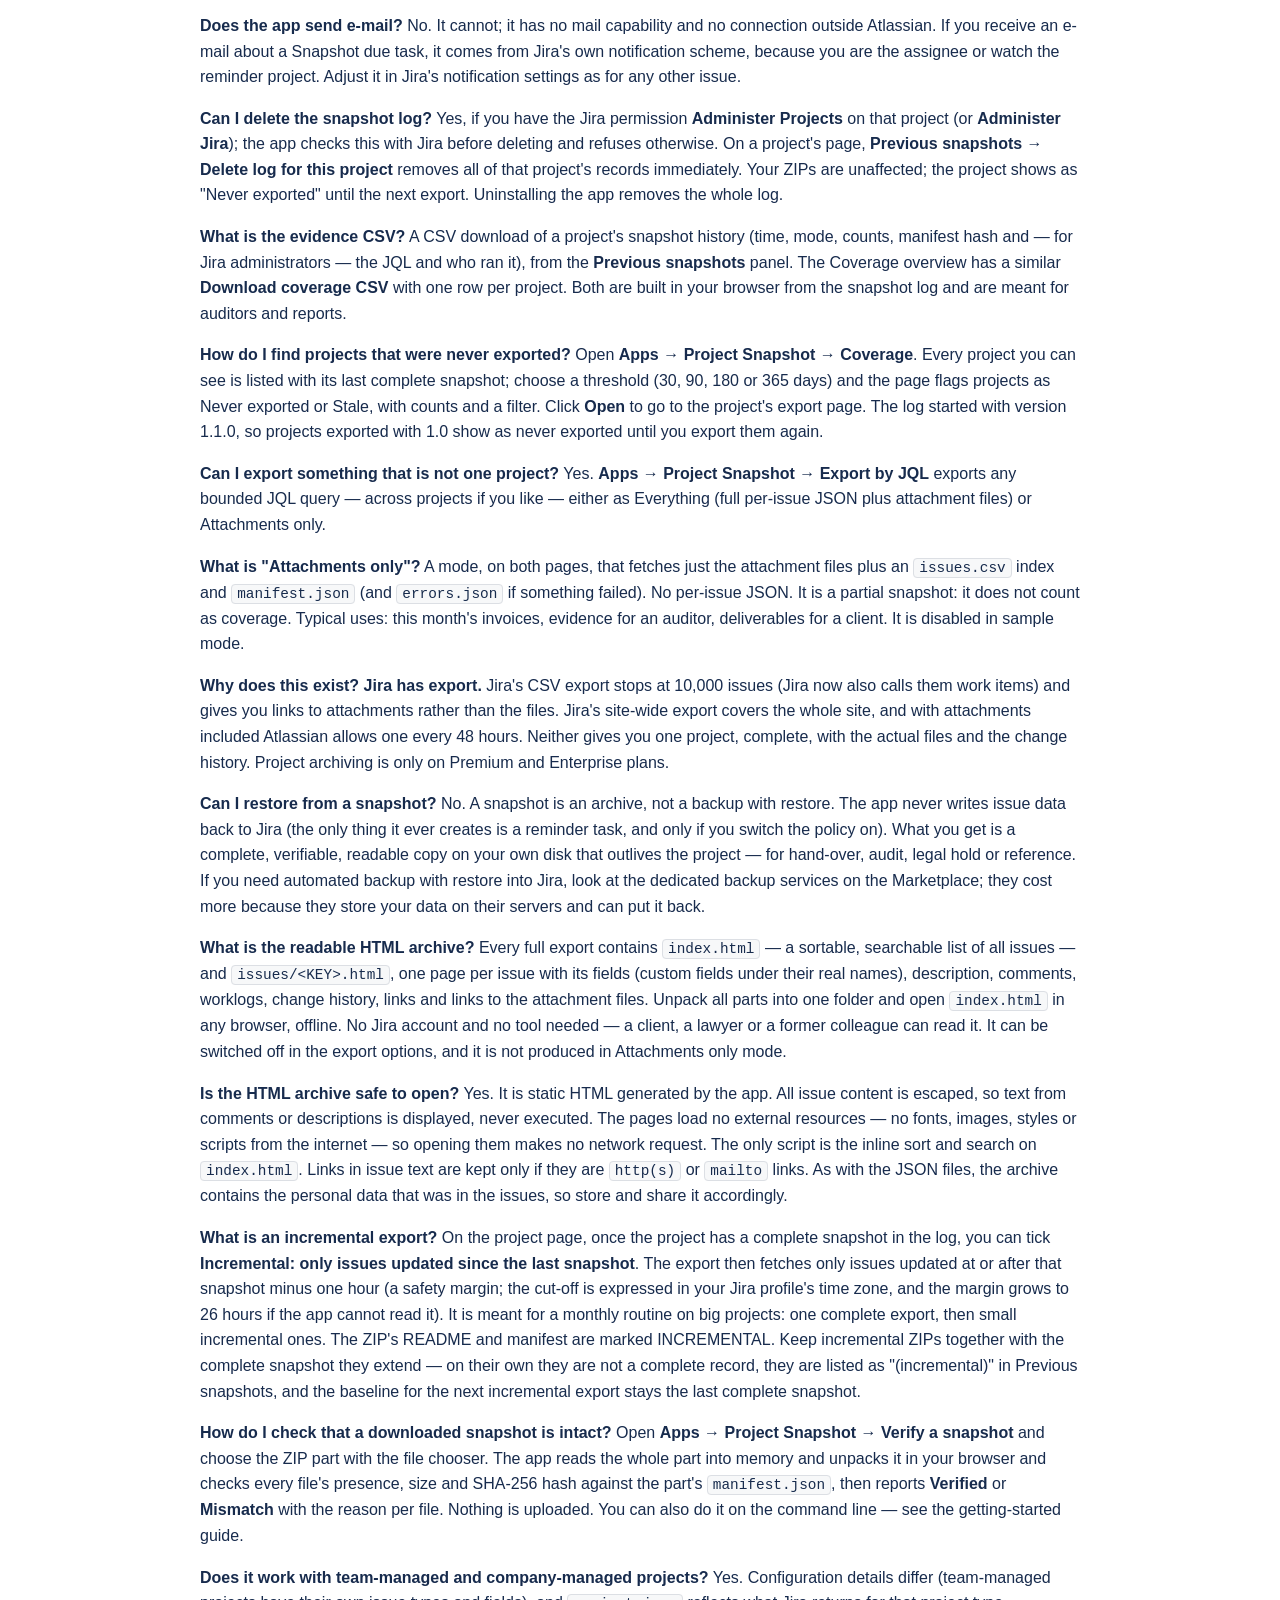
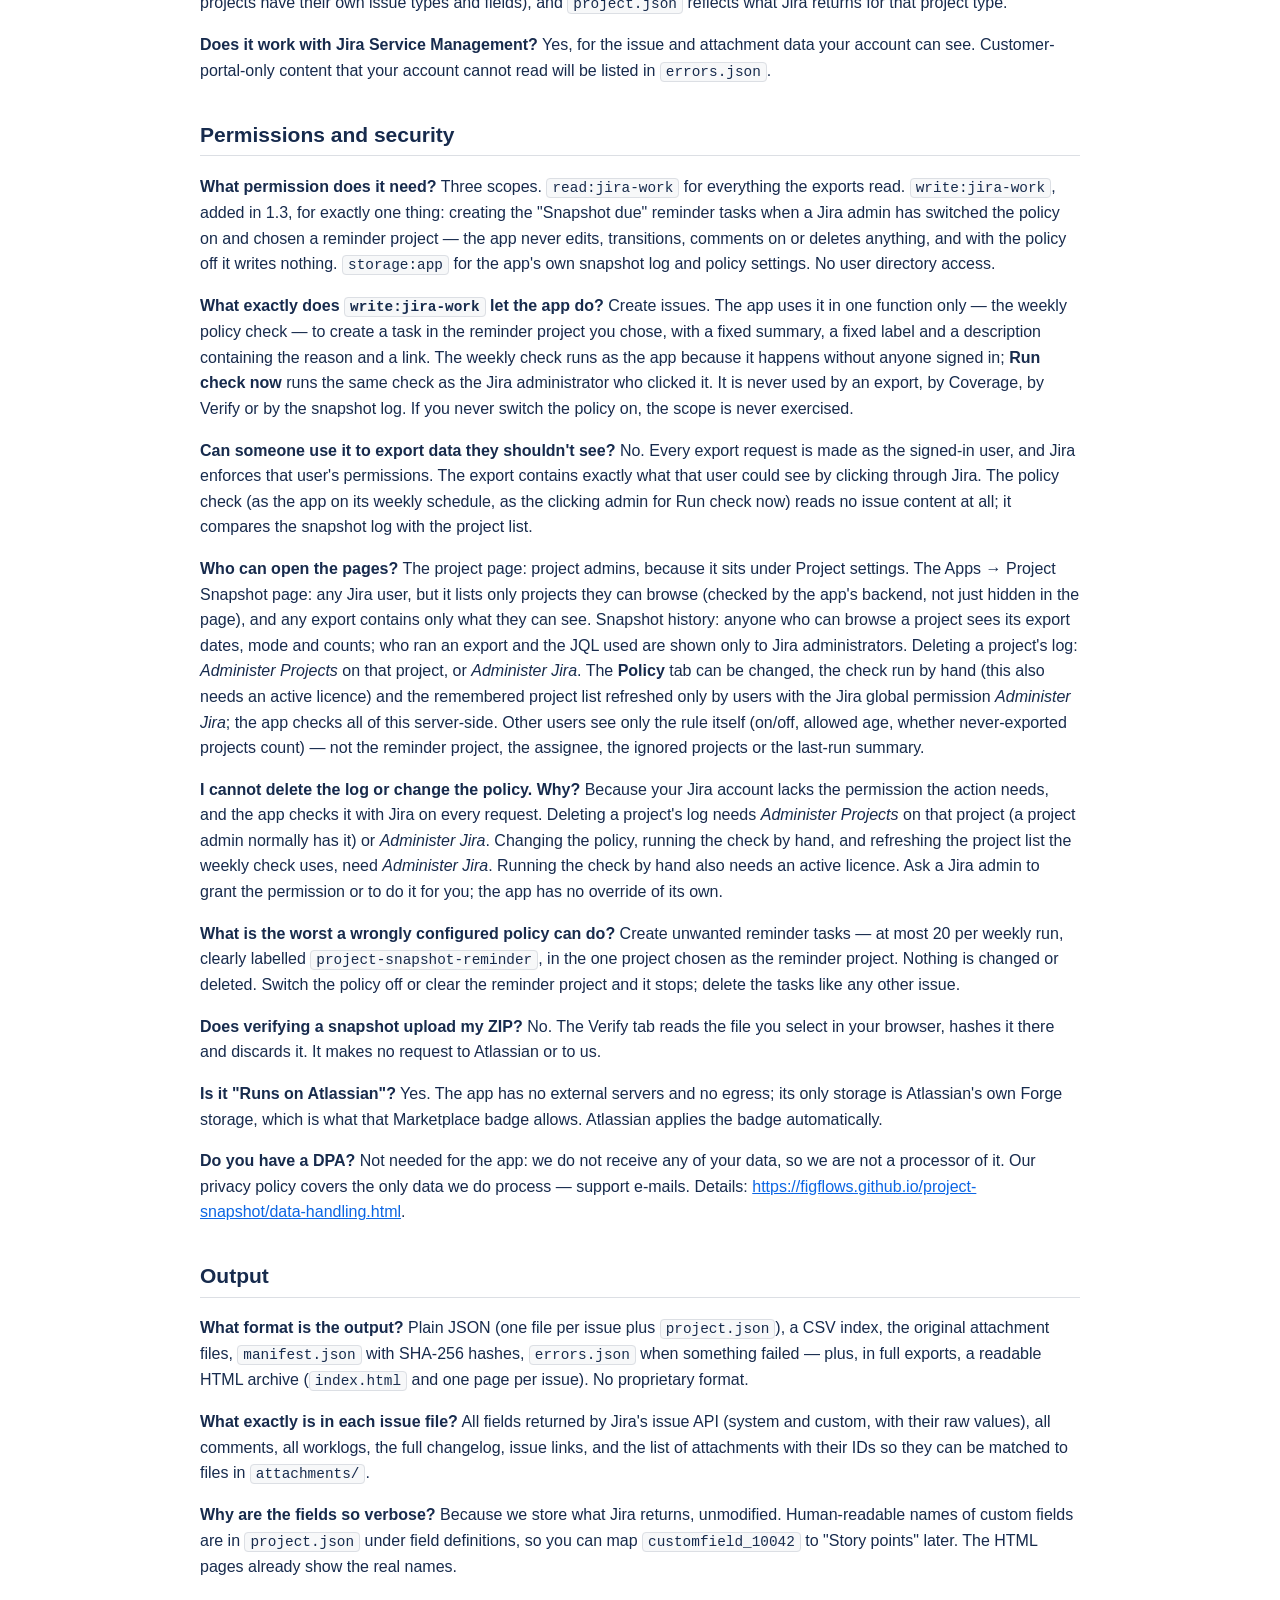
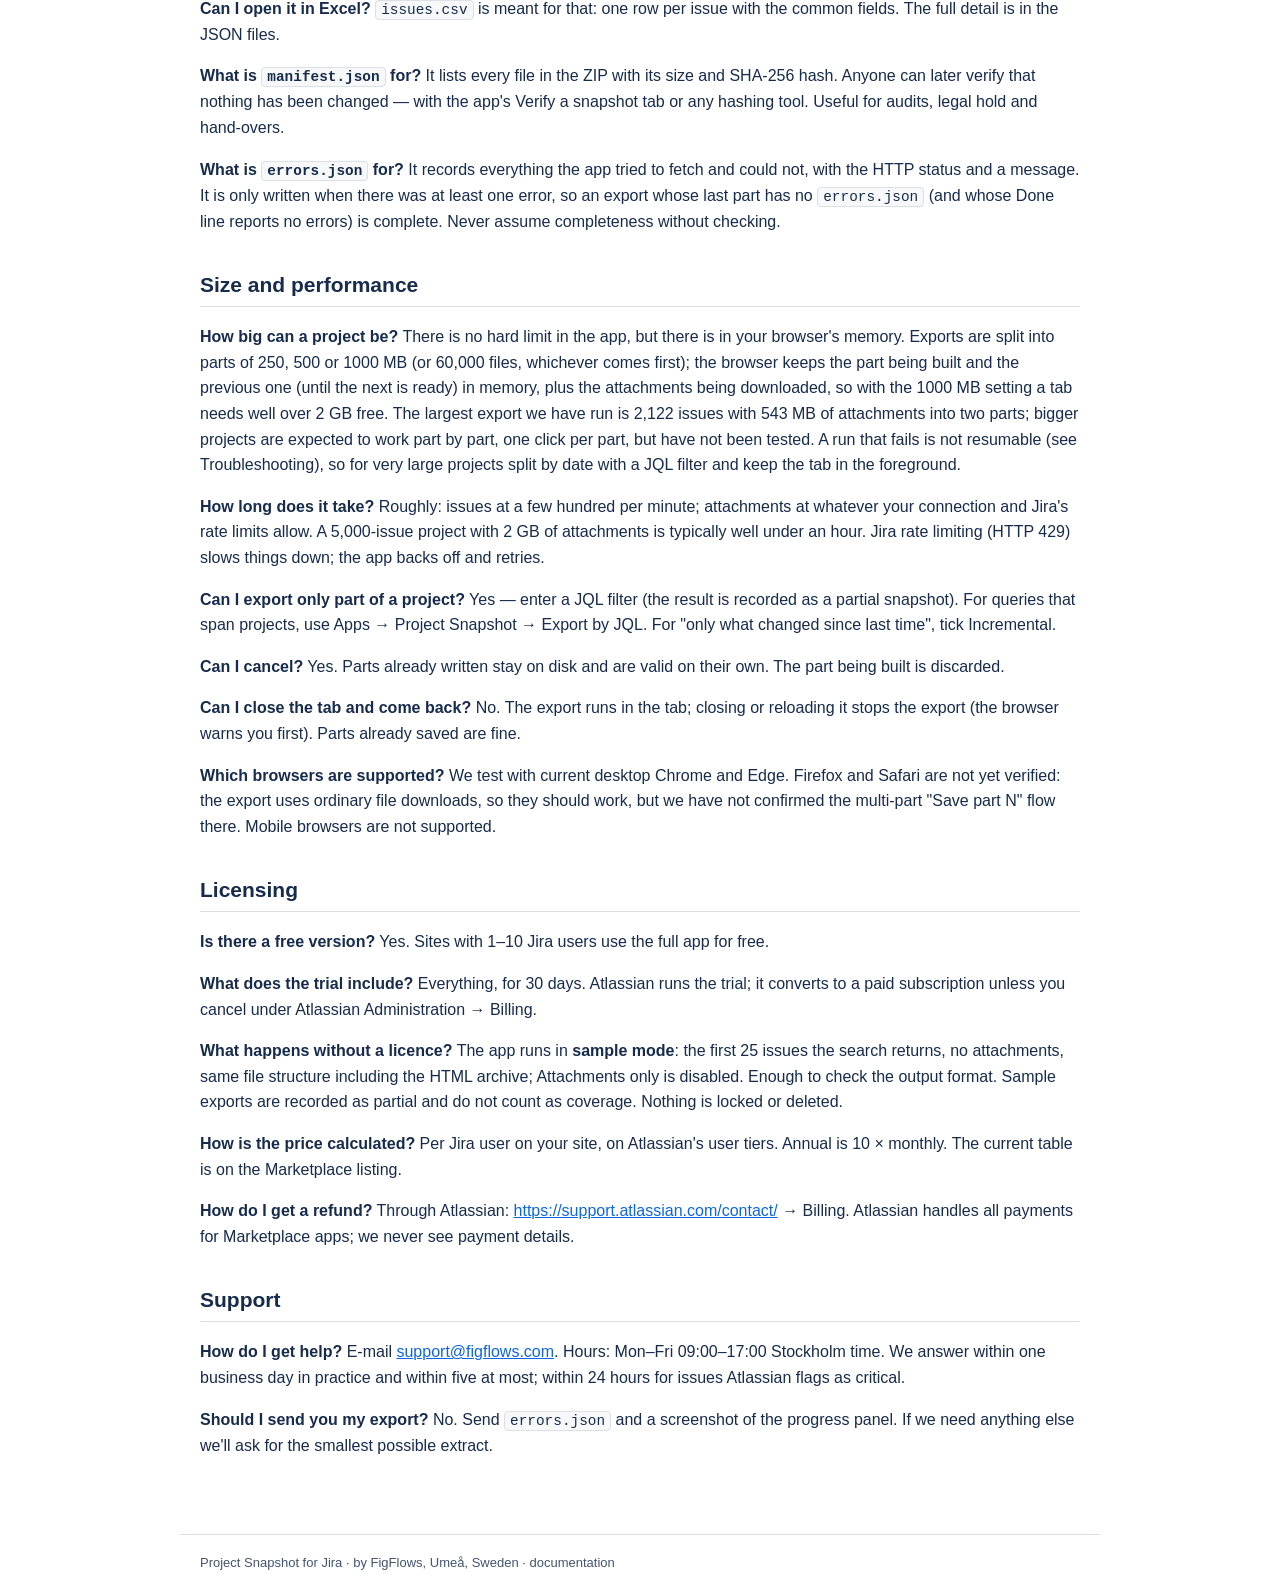
<file: faq.html>
<!doctype html><html lang="en"><head><meta charset="utf-8"><meta name="viewport" content="width=device-width,initial-scale=1"><title>FAQ · Project Snapshot for Jira</title><link rel="icon" href="icon.svg"><link rel="stylesheet" href="style.css"></head><body><header><div class="bar"><a class="brand" href="index.html"><img src="icon.svg" alt="">Project Snapshot for Jira</a><nav><a href="index.html">Getting started</a><a href="faq.html" class="on">FAQ</a><a href="troubleshooting.html">Troubleshooting</a><a href="changelog.html">Changelog</a><a href="privacy.html">Privacy policy</a><a href="terms.html">Terms of use</a><a href="data-handling.html">Data handling</a></nav></div></header><main><h1>FAQ — Project Snapshot for Jira</h1>
<h2>General</h2>
<p><strong>What does the app do, in one sentence?</strong>
It exports one Jira Cloud project completely — issues, comments, worklogs, history, links, attachments and configuration — or any JQL query, into ZIP files on your computer with a readable HTML archive inside, lets you verify them later, keeps an overview of which projects have a recent snapshot, and reminds you with a Jira task when a project falls behind your snapshot policy.</p>
<p><strong>Where does the data go?</strong>
From Jira, through your browser, to your disk. The app has no server of its own and no connection to anything but Atlassian. The only thing it stores is a small snapshot log inside your Atlassian site (see &quot;What does the app store?&quot;). We (the vendor) never see your data.</p>
<p><strong>What does the app store?</strong>
One small record per finished project export, in Atlassian&#39;s Forge storage inside your own site: project id, key and name; mode (everything or attachments only); timestamp; the Atlassian account ID of the person who ran it; counts (issues, attachments, bytes, ZIP parts, errors); the SHA-256 of the manifest; whether sample mode was on; the JQL used; the incremental cut-off, if any; and whether the export was a complete snapshot. Exports by JQL from the Apps page are not recorded. Never issue content, comments or attachments. At most 50 records per project are kept; older ones are deleted automatically. It stays in your Atlassian site&#39;s region, we cannot read it, and Atlassian deletes it when you uninstall the app.</p>
<p>Since 1.3 the same storage also holds the snapshot policy (the rule, the reminder project, the optional assignee&#39;s account ID, the ignored project keys, the summary of the last check), the list of your projects (id, key, name — remembered when a Jira admin opens Coverage or Policy, because the weekly check runs without a user) and the key of each reminder task the app created. Names and keys of projects are the only new data; still no issue content.</p>
<p><strong>What is a complete snapshot?</strong>
An export in mode <strong>Everything</strong>, without a JQL filter, not incremental, made on a licensed site, that finished with zero errors. Only complete snapshots count: they set the date on the Coverage overview, satisfy the snapshot policy and serve as the baseline for incremental exports. Every other export — Attachments only, filtered, incremental, sample mode, or with errors — is still recorded in the project&#39;s Previous snapshots, marked &quot;(partial)&quot;, but never makes a project look covered. So a quick attachments-only export does not silence a &quot;Snapshot due&quot; reminder.</p>
<p><strong>What is the snapshot policy?</strong>
A rule — &quot;every project needs a complete snapshot no older than 30, 60, 90, 180 or 365 days&quot; — that a Jira admin sets on <strong>Apps → Project Snapshot → Policy</strong>. Once a week the app checks every project against it, flags the ones behind in Coverage and, if you chose a reminder project, creates one Jira task per project: <code>Snapshot due: KEY (name)</code>, labelled <code>project-snapshot-reminder</code>, with the reason and a link to that project&#39;s export page, optionally assigned to you. At most 20 tasks per run, never a second one while the first is still open. Leave the reminder project empty and you get flags only. <strong>Run check now</strong> runs the same check immediately.</p>
<p><strong>Why did I get a &quot;Snapshot due&quot; task?</strong>
Because a Jira admin on your site switched the snapshot policy on, chose the project the task is in as the reminder project, and the project named in the task has no snapshot younger than the rule allows (or was never exported, if that option is ticked). The description says which, and links to the export page. Run a complete export (mode Everything, no filter, not incremental — an incremental or attachments-only export does not satisfy the policy) and close the task. If nobody wanted these tasks, a Jira admin can switch the policy off or clear the reminder project on the Policy tab; existing tasks stay until you close or delete them.</p>
<p><strong>How often does the check run, and can I trigger it?</strong>
Once a week, automatically, on sites with an active licence or the free tier (not in sample mode). A Jira admin can also click <strong>Run check now</strong> on the Policy tab at any time; it does exactly what the weekly run does and shows the summary.</p>
<p><strong>The check says it found 0 projects. Why?</strong>
The weekly check runs without a signed-in user, and Jira shows an app only the projects it was explicitly given access to — often none. So the check uses the project list the app remembered the last time someone opened the <strong>Coverage</strong> or <strong>Policy</strong> tab. Open one of them once as a Jira administrator who can see the projects that matter (only a Jira admin&#39;s visit updates the list) and run the check again. Do the same after creating new projects.</p>
<p><strong>Does closing the reminder task stop new ones?</strong>
Closing it (any status in the Done category) tells the next check that the reminder was handled. If the project is still behind the policy at the next weekly run — because no export was made — a new task is created. If you exported the project, it is no longer behind and nothing is created. Reopening a task instead of closing it also prevents duplicates: the app never creates a second task for a project while one is open.</p>
<p><strong>Does the app send e-mail?</strong>
No. It cannot; it has no mail capability and no connection outside Atlassian. If you receive an e-mail about a Snapshot due task, it comes from Jira&#39;s own notification scheme, because you are the assignee or watch the reminder project. Adjust it in Jira&#39;s notification settings as for any other issue.</p>
<p><strong>Can I delete the snapshot log?</strong>
Yes, if you have the Jira permission <strong>Administer Projects</strong> on that project (or <strong>Administer Jira</strong>); the app checks this with Jira before deleting and refuses otherwise. On a project&#39;s page, <strong>Previous snapshots → Delete log for this project</strong> removes all of that project&#39;s records immediately. Your ZIPs are unaffected; the project shows as &quot;Never exported&quot; until the next export. Uninstalling the app removes the whole log.</p>
<p><strong>What is the evidence CSV?</strong>
A CSV download of a project&#39;s snapshot history (time, mode, counts, manifest hash and — for Jira administrators — the JQL and who ran it), from the <strong>Previous snapshots</strong> panel. The Coverage overview has a similar <strong>Download coverage CSV</strong> with one row per project. Both are built in your browser from the snapshot log and are meant for auditors and reports.</p>
<p><strong>How do I find projects that were never exported?</strong>
Open <strong>Apps → Project Snapshot → Coverage</strong>. Every project you can see is listed with its last complete snapshot; choose a threshold (30, 90, 180 or 365 days) and the page flags projects as Never exported or Stale, with counts and a filter. Click <strong>Open</strong> to go to the project&#39;s export page. The log started with version 1.1.0, so projects exported with 1.0 show as never exported until you export them again.</p>
<p><strong>Can I export something that is not one project?</strong>
Yes. <strong>Apps → Project Snapshot → Export by JQL</strong> exports any bounded JQL query — across projects if you like — either as Everything (full per-issue JSON plus attachment files) or Attachments only.</p>
<p><strong>What is &quot;Attachments only&quot;?</strong>
A mode, on both pages, that fetches just the attachment files plus an <code>issues.csv</code> index and <code>manifest.json</code> (and <code>errors.json</code> if something failed). No per-issue JSON. It is a partial snapshot: it does not count as coverage. Typical uses: this month&#39;s invoices, evidence for an auditor, deliverables for a client. It is disabled in sample mode.</p>
<p><strong>Why does this exist? Jira has export.</strong>
Jira&#39;s CSV export stops at 10,000 issues (Jira now also calls them work items) and gives you links to attachments rather than the files. Jira&#39;s site-wide export covers the whole site, and with attachments included Atlassian allows one every 48 hours. Neither gives you one project, complete, with the actual files and the change history. Project archiving is only on Premium and Enterprise plans.</p>
<p><strong>Can I restore from a snapshot?</strong>
No. A snapshot is an archive, not a backup with restore. The app never writes issue data back to Jira (the only thing it ever creates is a reminder task, and only if you switch the policy on). What you get is a complete, verifiable, readable copy on your own disk that outlives the project — for hand-over, audit, legal hold or reference. If you need automated backup with restore into Jira, look at the dedicated backup services on the Marketplace; they cost more because they store your data on their servers and can put it back.</p>
<p><strong>What is the readable HTML archive?</strong>
Every full export contains <code>index.html</code> — a sortable, searchable list of all issues — and <code>issues/&lt;KEY&gt;.html</code>, one page per issue with its fields (custom fields under their real names), description, comments, worklogs, change history, links and links to the attachment files. Unpack all parts into one folder and open <code>index.html</code> in any browser, offline. No Jira account and no tool needed — a client, a lawyer or a former colleague can read it. It can be switched off in the export options, and it is not produced in Attachments only mode.</p>
<p><strong>Is the HTML archive safe to open?</strong>
Yes. It is static HTML generated by the app. All issue content is escaped, so text from comments or descriptions is displayed, never executed. The pages load no external resources — no fonts, images, styles or scripts from the internet — so opening them makes no network request. The only script is the inline sort and search on <code>index.html</code>. Links in issue text are kept only if they are <code>http(s)</code> or <code>mailto</code> links. As with the JSON files, the archive contains the personal data that was in the issues, so store and share it accordingly.</p>
<p><strong>What is an incremental export?</strong>
On the project page, once the project has a complete snapshot in the log, you can tick <strong>Incremental: only issues updated since the last snapshot</strong>. The export then fetches only issues updated at or after that snapshot minus one hour (a safety margin; the cut-off is expressed in your Jira profile&#39;s time zone, and the margin grows to 26 hours if the app cannot read it). It is meant for a monthly routine on big projects: one complete export, then small incremental ones. The ZIP&#39;s README and manifest are marked INCREMENTAL. Keep incremental ZIPs together with the complete snapshot they extend — on their own they are not a complete record, they are listed as &quot;(incremental)&quot; in Previous snapshots, and the baseline for the next incremental export stays the last complete snapshot.</p>
<p><strong>How do I check that a downloaded snapshot is intact?</strong>
Open <strong>Apps → Project Snapshot → Verify a snapshot</strong> and choose the ZIP part with the file chooser. The app reads the whole part into memory and unpacks it in your browser and checks every file&#39;s presence, size and SHA-256 hash against the part&#39;s <code>manifest.json</code>, then reports <strong>Verified</strong> or <strong>Mismatch</strong> with the reason per file. Nothing is uploaded. You can also do it on the command line — see the getting-started guide.</p>
<p><strong>Does it work with team-managed and company-managed projects?</strong>
Yes. Configuration details differ (team-managed projects have their own issue types and fields), and <code>project.json</code> reflects what Jira returns for that project type.</p>
<p><strong>Does it work with Jira Service Management?</strong>
Yes, for the issue and attachment data your account can see. Customer-portal-only content that your account cannot read will be listed in <code>errors.json</code>.</p>
<h2>Permissions and security</h2>
<p><strong>What permission does it need?</strong>
Three scopes. <code>read:jira-work</code> for everything the exports read. <code>write:jira-work</code>, added in 1.3, for exactly one thing: creating the &quot;Snapshot due&quot; reminder tasks when a Jira admin has switched the policy on and chosen a reminder project — the app never edits, transitions, comments on or deletes anything, and with the policy off it writes nothing. <code>storage:app</code> for the app&#39;s own snapshot log and policy settings. No user directory access.</p>
<p><strong>What exactly does <code>write:jira-work</code> let the app do?</strong>
Create issues. The app uses it in one function only — the weekly policy check — to create a task in the reminder project you chose, with a fixed summary, a fixed label and a description containing the reason and a link. The weekly check runs as the app because it happens without anyone signed in; <strong>Run check now</strong> runs the same check as the Jira administrator who clicked it. It is never used by an export, by Coverage, by Verify or by the snapshot log. If you never switch the policy on, the scope is never exercised.</p>
<p><strong>Can someone use it to export data they shouldn&#39;t see?</strong>
No. Every export request is made as the signed-in user, and Jira enforces that user&#39;s permissions. The export contains exactly what that user could see by clicking through Jira. The policy check (as the app on its weekly schedule, as the clicking admin for Run check now) reads no issue content at all; it compares the snapshot log with the project list.</p>
<p><strong>Who can open the pages?</strong>
The project page: project admins, because it sits under Project settings. The Apps → Project Snapshot page: any Jira user, but it lists only projects they can browse (checked by the app&#39;s backend, not just hidden in the page), and any export contains only what they can see. Snapshot history: anyone who can browse a project sees its export dates, mode and counts; who ran an export and the JQL used are shown only to Jira administrators. Deleting a project&#39;s log: <em>Administer Projects</em> on that project, or <em>Administer Jira</em>. The <strong>Policy</strong> tab can be changed, the check run by hand (this also needs an active licence) and the remembered project list refreshed only by users with the Jira global permission <em>Administer Jira</em>; the app checks all of this server-side. Other users see only the rule itself (on/off, allowed age, whether never-exported projects count) — not the reminder project, the assignee, the ignored projects or the last-run summary.</p>
<p><strong>I cannot delete the log or change the policy. Why?</strong>
Because your Jira account lacks the permission the action needs, and the app checks it with Jira on every request. Deleting a project&#39;s log needs <em>Administer Projects</em> on that project (a project admin normally has it) or <em>Administer Jira</em>. Changing the policy, running the check by hand, and refreshing the project list the weekly check uses, need <em>Administer Jira</em>. Running the check by hand also needs an active licence. Ask a Jira admin to grant the permission or to do it for you; the app has no override of its own.</p>
<p><strong>What is the worst a wrongly configured policy can do?</strong>
Create unwanted reminder tasks — at most 20 per weekly run, clearly labelled <code>project-snapshot-reminder</code>, in the one project chosen as the reminder project. Nothing is changed or deleted. Switch the policy off or clear the reminder project and it stops; delete the tasks like any other issue.</p>
<p><strong>Does verifying a snapshot upload my ZIP?</strong>
No. The Verify tab reads the file you select in your browser, hashes it there and discards it. It makes no request to Atlassian or to us.</p>
<p><strong>Is it &quot;Runs on Atlassian&quot;?</strong>
Yes. The app has no external servers and no egress; its only storage is Atlassian&#39;s own Forge storage, which is what that Marketplace badge allows. Atlassian applies the badge automatically.</p>
<p><strong>Do you have a DPA?</strong>
Not needed for the app: we do not receive any of your data, so we are not a processor of it. Our privacy policy covers the only data we do process — support e-mails. Details: <a href="https://figflows.github.io/project-snapshot/data-handling.html">https://figflows.github.io/project-snapshot/data-handling.html</a>.</p>
<h2>Output</h2>
<p><strong>What format is the output?</strong>
Plain JSON (one file per issue plus <code>project.json</code>), a CSV index, the original attachment files, <code>manifest.json</code> with SHA-256 hashes, <code>errors.json</code> when something failed — plus, in full exports, a readable HTML archive (<code>index.html</code> and one page per issue). No proprietary format.</p>
<p><strong>What exactly is in each issue file?</strong>
All fields returned by Jira&#39;s issue API (system and custom, with their raw values), all comments, all worklogs, the full changelog, issue links, and the list of attachments with their IDs so they can be matched to files in <code>attachments/</code>.</p>
<p><strong>Why are the fields so verbose?</strong>
Because we store what Jira returns, unmodified. Human-readable names of custom fields are in <code>project.json</code> under field definitions, so you can map <code>customfield_10042</code> to &quot;Story points&quot; later. The HTML pages already show the real names.</p>
<p><strong>Can I open it in Excel?</strong>
<code>issues.csv</code> is meant for that: one row per issue with the common fields. The full detail is in the JSON files.</p>
<p><strong>What is <code>manifest.json</code> for?</strong>
It lists every file in the ZIP with its size and SHA-256 hash. Anyone can later verify that nothing has been changed — with the app&#39;s Verify a snapshot tab or any hashing tool. Useful for audits, legal hold and hand-overs.</p>
<p><strong>What is <code>errors.json</code> for?</strong>
It records everything the app tried to fetch and could not, with the HTTP status and a message. It is only written when there was at least one error, so an export whose last part has no <code>errors.json</code> (and whose Done line reports no errors) is complete. Never assume completeness without checking.</p>
<h2>Size and performance</h2>
<p><strong>How big can a project be?</strong>
There is no hard limit in the app, but there is in your browser&#39;s memory. Exports are split into parts of 250, 500 or 1000 MB (or 60,000 files, whichever comes first); the browser keeps the part being built and the previous one (until the next is ready) in memory, plus the attachments being downloaded, so with the 1000 MB setting a tab needs well over 2 GB free. The largest export we have run is 2,122 issues with 543 MB of attachments into two parts; bigger projects are expected to work part by part, one click per part, but have not been tested. A run that fails is not resumable (see Troubleshooting), so for very large projects split by date with a JQL filter and keep the tab in the foreground.</p>
<p><strong>How long does it take?</strong>
Roughly: issues at a few hundred per minute; attachments at whatever your connection and Jira&#39;s rate limits allow. A 5,000-issue project with 2 GB of attachments is typically well under an hour. Jira rate limiting (HTTP 429) slows things down; the app backs off and retries.</p>
<p><strong>Can I export only part of a project?</strong>
Yes — enter a JQL filter (the result is recorded as a partial snapshot). For queries that span projects, use Apps → Project Snapshot → Export by JQL. For &quot;only what changed since last time&quot;, tick Incremental.</p>
<p><strong>Can I cancel?</strong>
Yes. Parts already written stay on disk and are valid on their own. The part being built is discarded.</p>
<p><strong>Can I close the tab and come back?</strong>
No. The export runs in the tab; closing or reloading it stops the export (the browser warns you first). Parts already saved are fine.</p>
<p><strong>Which browsers are supported?</strong>
We test with current desktop Chrome and Edge. Firefox and Safari are not yet verified: the export uses ordinary file downloads, so they should work, but we have not confirmed the multi-part &quot;Save part N&quot; flow there. Mobile browsers are not supported.</p>
<h2>Licensing</h2>
<p><strong>Is there a free version?</strong>
Yes. Sites with 1–10 Jira users use the full app for free.</p>
<p><strong>What does the trial include?</strong>
Everything, for 30 days. Atlassian runs the trial; it converts to a paid subscription unless you cancel under Atlassian Administration → Billing.</p>
<p><strong>What happens without a licence?</strong>
The app runs in <strong>sample mode</strong>: the first 25 issues the search returns, no attachments, same file structure including the HTML archive; Attachments only is disabled. Enough to check the output format. Sample exports are recorded as partial and do not count as coverage. Nothing is locked or deleted.</p>
<p><strong>How is the price calculated?</strong>
Per Jira user on your site, on Atlassian&#39;s user tiers. Annual is 10 × monthly. The current table is on the Marketplace listing.</p>
<p><strong>How do I get a refund?</strong>
Through Atlassian: <a href="https://support.atlassian.com/contact/">https://support.atlassian.com/contact/</a> → Billing. Atlassian handles all payments for Marketplace apps; we never see payment details.</p>
<h2>Support</h2>
<p><strong>How do I get help?</strong>
E-mail <a href="mailto:support@figflows.com">support@figflows.com</a>. Hours: Mon–Fri 09:00–17:00 Stockholm time. We answer within one business day in practice and within five at most; within 24 hours for issues Atlassian flags as critical.</p>
<p><strong>Should I send you my export?</strong>
No. Send <code>errors.json</code> and a screenshot of the progress panel. If we need anything else we&#39;ll ask for the smallest possible extract.</p>
</main><footer>Project Snapshot for Jira · by FigFlows, Umeå, Sweden · documentation</footer></body></html>
</file>
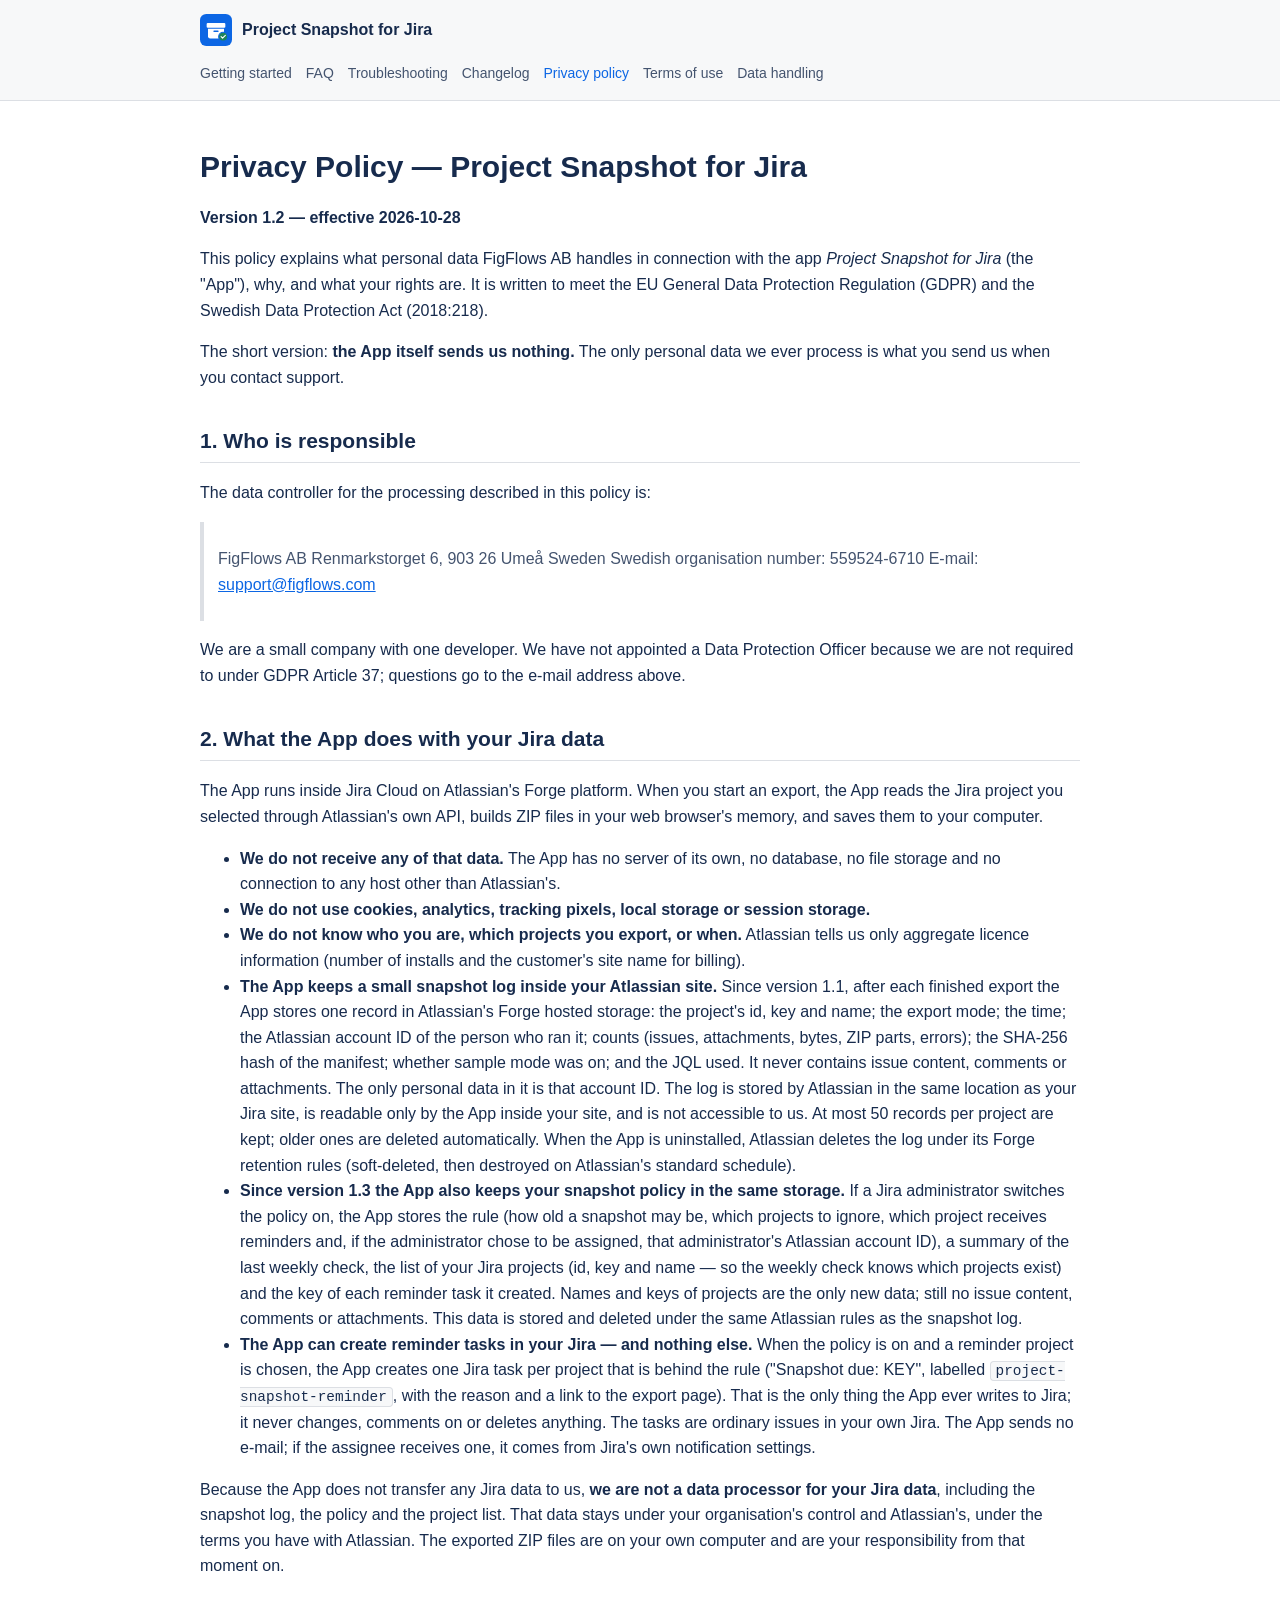
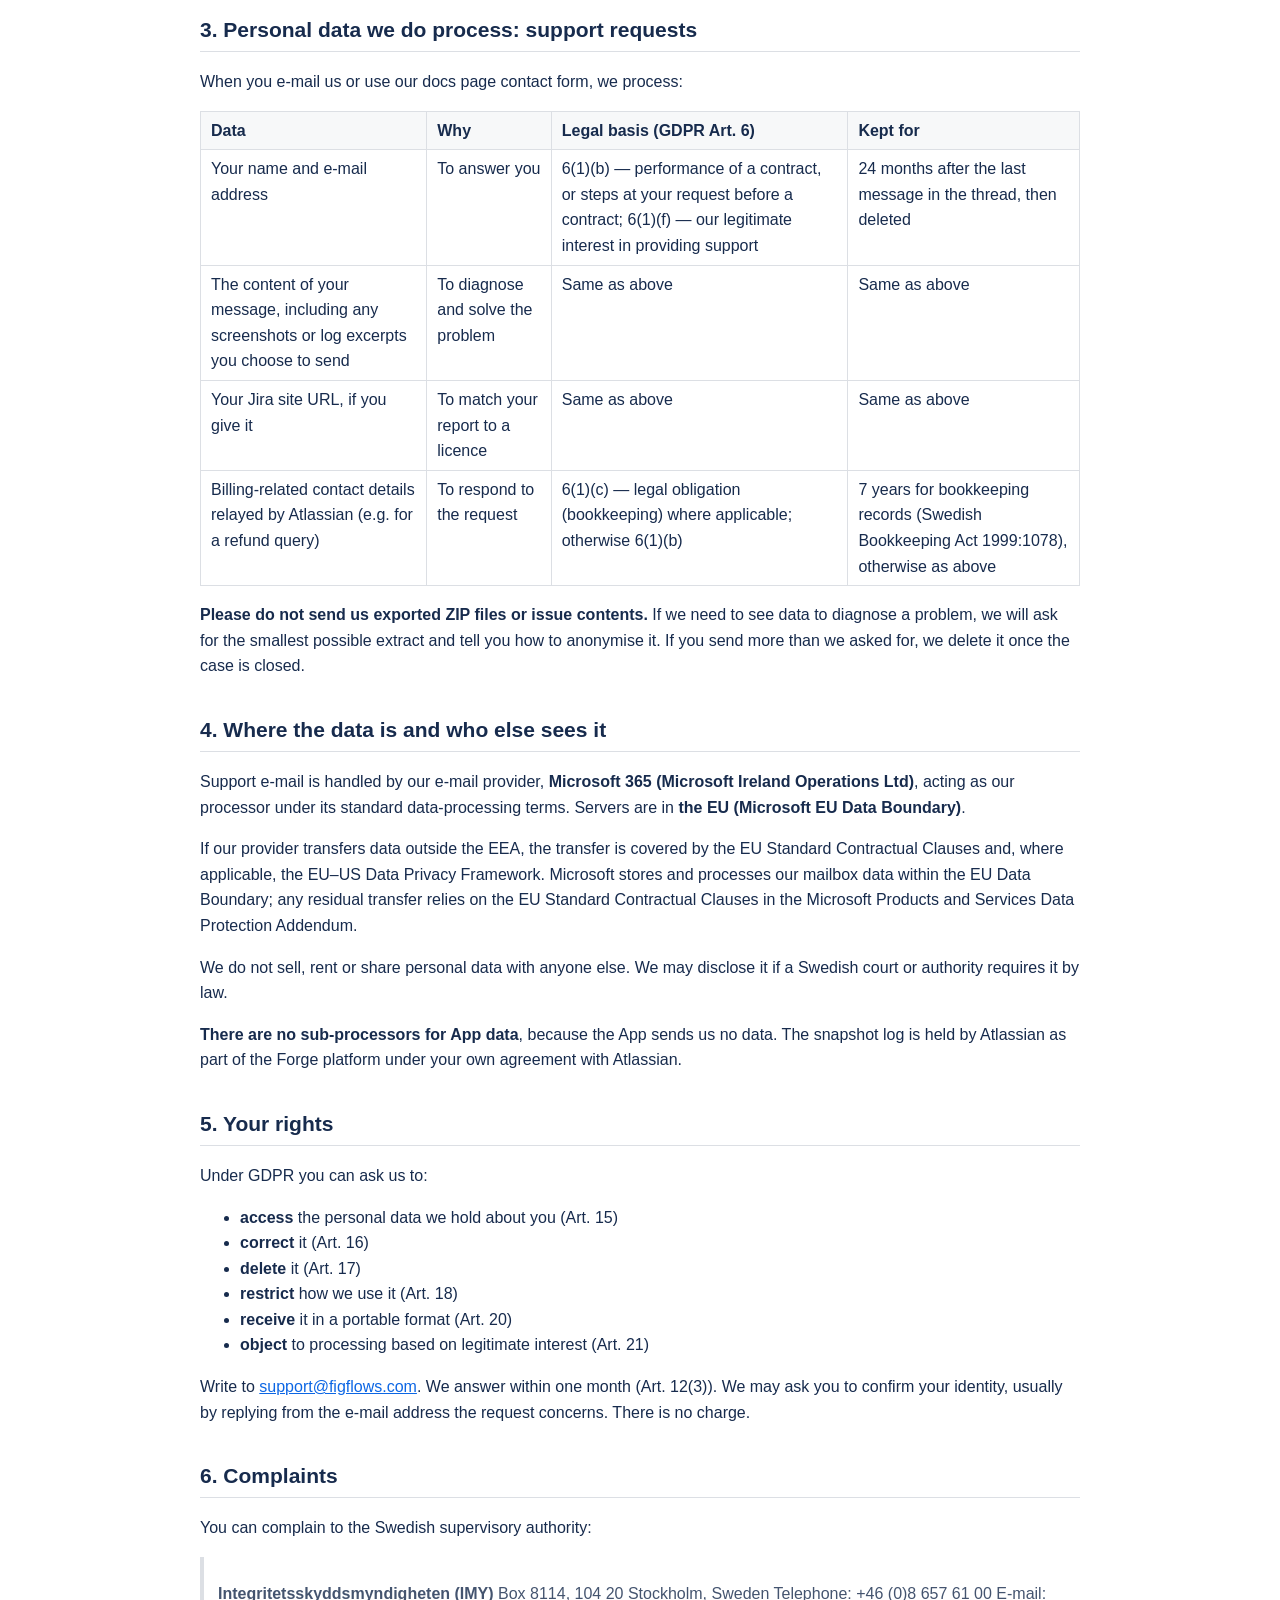
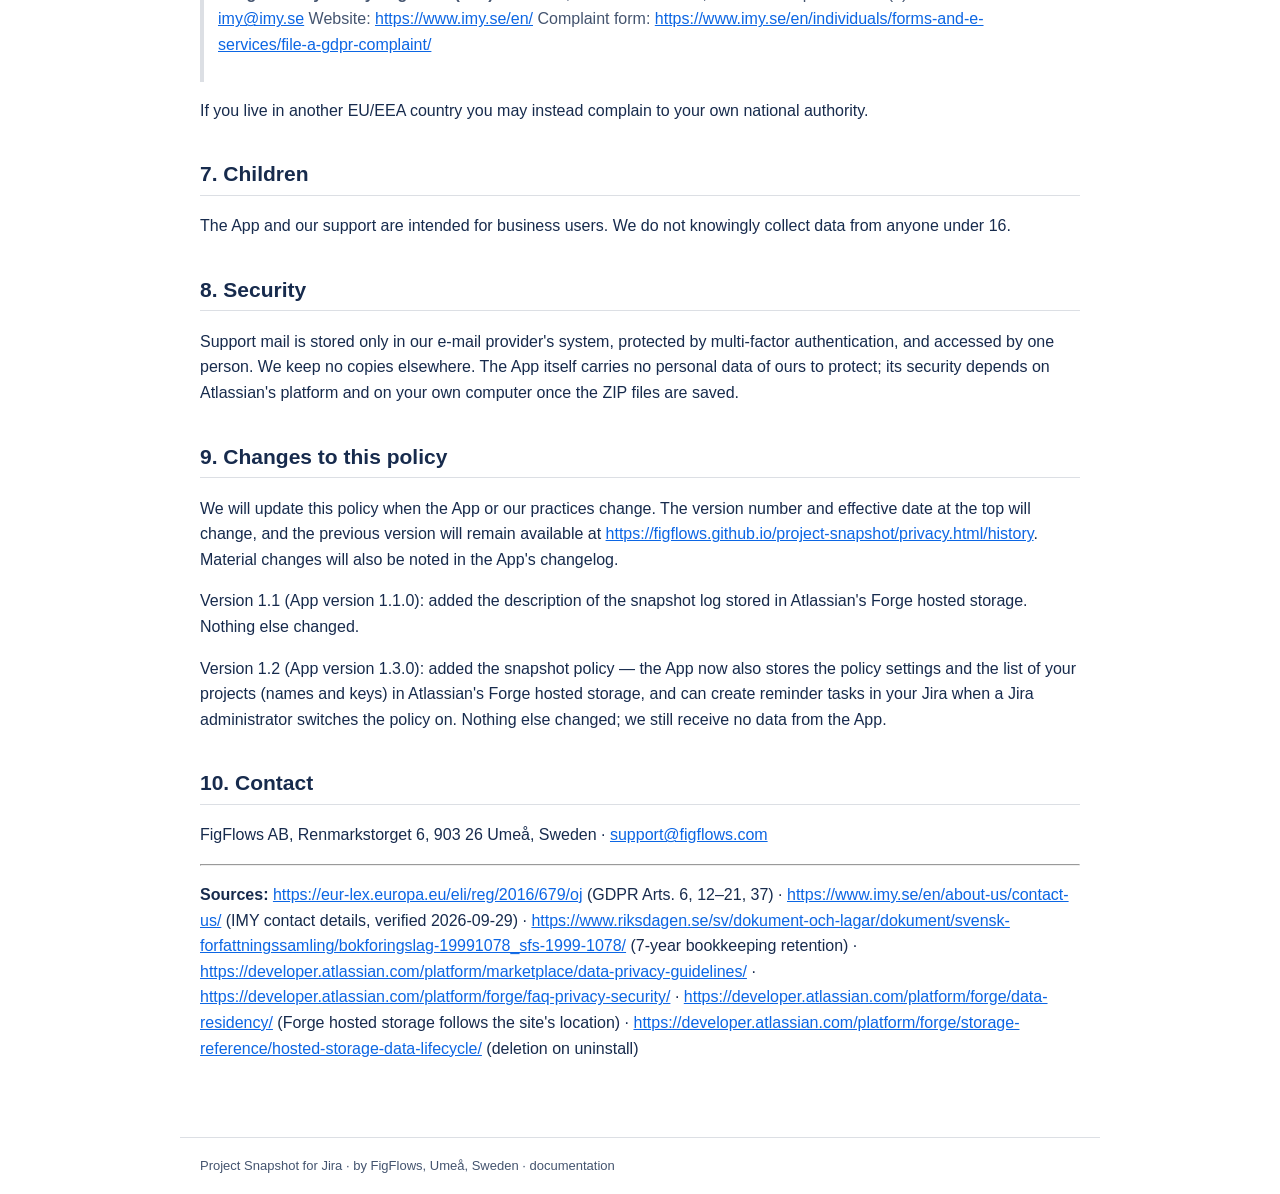
<file: privacy.html>
<!doctype html><html lang="en"><head><meta charset="utf-8"><meta name="viewport" content="width=device-width,initial-scale=1"><title>Privacy policy · Project Snapshot for Jira</title><link rel="icon" href="icon.svg"><link rel="stylesheet" href="style.css"></head><body><header><div class="bar"><a class="brand" href="index.html"><img src="icon.svg" alt="">Project Snapshot for Jira</a><nav><a href="index.html">Getting started</a><a href="faq.html">FAQ</a><a href="troubleshooting.html">Troubleshooting</a><a href="changelog.html">Changelog</a><a href="privacy.html" class="on">Privacy policy</a><a href="terms.html">Terms of use</a><a href="data-handling.html">Data handling</a></nav></div></header><main><h1>Privacy Policy — Project Snapshot for Jira</h1>
<p><strong>Version 1.2 — effective 2026-10-28</strong></p>
<p>This policy explains what personal data FigFlows AB handles in connection with the app <em>Project Snapshot for Jira</em> (the &quot;App&quot;), why, and what your rights are. It is written to meet the EU General Data Protection Regulation (GDPR) and the Swedish Data Protection Act (2018:218).</p>
<p>The short version: <strong>the App itself sends us nothing.</strong> The only personal data we ever process is what you send us when you contact support.</p>
<h2>1. Who is responsible</h2>
<p>The data controller for the processing described in this policy is:</p>
<blockquote>
<p>FigFlows AB
Renmarkstorget 6, 903 26 Umeå
Sweden
Swedish organisation number: 559524-6710
E-mail: <a href="mailto:support@figflows.com">support@figflows.com</a></p>
</blockquote>
<p>We are a small company with one developer. We have not appointed a Data Protection Officer because we are not required to under GDPR Article 37; questions go to the e-mail address above.</p>
<h2>2. What the App does with your Jira data</h2>
<p>The App runs inside Jira Cloud on Atlassian&#39;s Forge platform. When you start an export, the App reads the Jira project you selected through Atlassian&#39;s own API, builds ZIP files in your web browser&#39;s memory, and saves them to your computer.</p>
<ul>
<li><strong>We do not receive any of that data.</strong> The App has no server of its own, no database, no file storage and no connection to any host other than Atlassian&#39;s.</li>
<li><strong>We do not use cookies, analytics, tracking pixels, local storage or session storage.</strong></li>
<li><strong>We do not know who you are, which projects you export, or when.</strong> Atlassian tells us only aggregate licence information (number of installs and the customer&#39;s site name for billing).</li>
<li><strong>The App keeps a small snapshot log inside your Atlassian site.</strong> Since version 1.1, after each finished export the App stores one record in Atlassian&#39;s Forge hosted storage: the project&#39;s id, key and name; the export mode; the time; the Atlassian account ID of the person who ran it; counts (issues, attachments, bytes, ZIP parts, errors); the SHA-256 hash of the manifest; whether sample mode was on; and the JQL used. It never contains issue content, comments or attachments. The only personal data in it is that account ID. The log is stored by Atlassian in the same location as your Jira site, is readable only by the App inside your site, and is not accessible to us. At most 50 records per project are kept; older ones are deleted automatically. When the App is uninstalled, Atlassian deletes the log under its Forge retention rules (soft-deleted, then destroyed on Atlassian&#39;s standard schedule).</li>
<li><strong>Since version 1.3 the App also keeps your snapshot policy in the same storage.</strong> If a Jira administrator switches the policy on, the App stores the rule (how old a snapshot may be, which projects to ignore, which project receives reminders and, if the administrator chose to be assigned, that administrator&#39;s Atlassian account ID), a summary of the last weekly check, the list of your Jira projects (id, key and name — so the weekly check knows which projects exist) and the key of each reminder task it created. Names and keys of projects are the only new data; still no issue content, comments or attachments. This data is stored and deleted under the same Atlassian rules as the snapshot log.</li>
<li><strong>The App can create reminder tasks in your Jira — and nothing else.</strong> When the policy is on and a reminder project is chosen, the App creates one Jira task per project that is behind the rule (&quot;Snapshot due: KEY&quot;, labelled <code>project-snapshot-reminder</code>, with the reason and a link to the export page). That is the only thing the App ever writes to Jira; it never changes, comments on or deletes anything. The tasks are ordinary issues in your own Jira. The App sends no e-mail; if the assignee receives one, it comes from Jira&#39;s own notification settings.</li>
</ul>
<p>Because the App does not transfer any Jira data to us, <strong>we are not a data processor for your Jira data</strong>, including the snapshot log, the policy and the project list. That data stays under your organisation&#39;s control and Atlassian&#39;s, under the terms you have with Atlassian. The exported ZIP files are on your own computer and are your responsibility from that moment on.</p>
<h2>3. Personal data we do process: support requests</h2>
<p>When you e-mail us or use our docs page contact form, we process:</p>
<table>
<thead>
<tr>
<th>Data</th>
<th>Why</th>
<th>Legal basis (GDPR Art. 6)</th>
<th>Kept for</th>
</tr>
</thead>
<tbody><tr>
<td>Your name and e-mail address</td>
<td>To answer you</td>
<td>6(1)(b) — performance of a contract, or steps at your request before a contract; 6(1)(f) — our legitimate interest in providing support</td>
<td>24 months after the last message in the thread, then deleted</td>
</tr>
<tr>
<td>The content of your message, including any screenshots or log excerpts you choose to send</td>
<td>To diagnose and solve the problem</td>
<td>Same as above</td>
<td>Same as above</td>
</tr>
<tr>
<td>Your Jira site URL, if you give it</td>
<td>To match your report to a licence</td>
<td>Same as above</td>
<td>Same as above</td>
</tr>
<tr>
<td>Billing-related contact details relayed by Atlassian (e.g. for a refund query)</td>
<td>To respond to the request</td>
<td>6(1)(c) — legal obligation (bookkeeping) where applicable; otherwise 6(1)(b)</td>
<td>7 years for bookkeeping records (Swedish Bookkeeping Act 1999:1078), otherwise as above</td>
</tr>
</tbody></table>
<p><strong>Please do not send us exported ZIP files or issue contents.</strong> If we need to see data to diagnose a problem, we will ask for the smallest possible extract and tell you how to anonymise it. If you send more than we asked for, we delete it once the case is closed.</p>
<h2>4. Where the data is and who else sees it</h2>
<p>Support e-mail is handled by our e-mail provider, <strong>Microsoft 365 (Microsoft Ireland Operations Ltd)</strong>, acting as our processor under its standard data-processing terms. Servers are in <strong>the EU (Microsoft EU Data Boundary)</strong>.</p>
<p>If our provider transfers data outside the EEA, the transfer is covered by the EU Standard Contractual Clauses and, where applicable, the EU–US Data Privacy Framework. Microsoft stores and processes our mailbox data within the EU Data Boundary; any residual transfer relies on the EU Standard Contractual Clauses in the Microsoft Products and Services Data Protection Addendum.</p>
<p>We do not sell, rent or share personal data with anyone else. We may disclose it if a Swedish court or authority requires it by law.</p>
<p><strong>There are no sub-processors for App data</strong>, because the App sends us no data. The snapshot log is held by Atlassian as part of the Forge platform under your own agreement with Atlassian.</p>
<h2>5. Your rights</h2>
<p>Under GDPR you can ask us to:</p>
<ul>
<li><strong>access</strong> the personal data we hold about you (Art. 15)</li>
<li><strong>correct</strong> it (Art. 16)</li>
<li><strong>delete</strong> it (Art. 17)</li>
<li><strong>restrict</strong> how we use it (Art. 18)</li>
<li><strong>receive</strong> it in a portable format (Art. 20)</li>
<li><strong>object</strong> to processing based on legitimate interest (Art. 21)</li>
</ul>
<p>Write to <a href="mailto:support@figflows.com">support@figflows.com</a>. We answer within one month (Art. 12(3)). We may ask you to confirm your identity, usually by replying from the e-mail address the request concerns. There is no charge.</p>
<h2>6. Complaints</h2>
<p>You can complain to the Swedish supervisory authority:</p>
<blockquote>
<p><strong>Integritetsskyddsmyndigheten (IMY)</strong>
Box 8114, 104 20 Stockholm, Sweden
Telephone: +46 (0)8 657 61 00
E-mail: <a href="mailto:imy@imy.se">imy@imy.se</a>
Website: <a href="https://www.imy.se/en/">https://www.imy.se/en/</a>
Complaint form: <a href="https://www.imy.se/en/individuals/forms-and-e-services/file-a-gdpr-complaint/">https://www.imy.se/en/individuals/forms-and-e-services/file-a-gdpr-complaint/</a></p>
</blockquote>
<p>If you live in another EU/EEA country you may instead complain to your own national authority.</p>
<h2>7. Children</h2>
<p>The App and our support are intended for business users. We do not knowingly collect data from anyone under 16.</p>
<h2>8. Security</h2>
<p>Support mail is stored only in our e-mail provider&#39;s system, protected by multi-factor authentication, and accessed by one person. We keep no copies elsewhere. The App itself carries no personal data of ours to protect; its security depends on Atlassian&#39;s platform and on your own computer once the ZIP files are saved.</p>
<h2>9. Changes to this policy</h2>
<p>We will update this policy when the App or our practices change. The version number and effective date at the top will change, and the previous version will remain available at <a href="https://figflows.github.io/project-snapshot/privacy.html/history">https://figflows.github.io/project-snapshot/privacy.html/history</a>. Material changes will also be noted in the App&#39;s changelog.</p>
<p>Version 1.1 (App version 1.1.0): added the description of the snapshot log stored in Atlassian&#39;s Forge hosted storage. Nothing else changed.</p>
<p>Version 1.2 (App version 1.3.0): added the snapshot policy — the App now also stores the policy settings and the list of your projects (names and keys) in Atlassian&#39;s Forge hosted storage, and can create reminder tasks in your Jira when a Jira administrator switches the policy on. Nothing else changed; we still receive no data from the App.</p>
<h2>10. Contact</h2>
<p>FigFlows AB, Renmarkstorget 6, 903 26 Umeå, Sweden · <a href="mailto:support@figflows.com">support@figflows.com</a></p>
<hr>
<p><strong>Sources:</strong> <a href="https://eur-lex.europa.eu/eli/reg/2016/679/oj">https://eur-lex.europa.eu/eli/reg/2016/679/oj</a> (GDPR Arts. 6, 12–21, 37) · <a href="https://www.imy.se/en/about-us/contact-us/">https://www.imy.se/en/about-us/contact-us/</a> (IMY contact details, verified 2026-09-29) · <a href="https://www.riksdagen.se/sv/dokument-och-lagar/dokument/svensk-forfattningssamling/bokforingslag-19991078_sfs-1999-1078/">https://www.riksdagen.se/sv/dokument-och-lagar/dokument/svensk-forfattningssamling/bokforingslag-19991078_sfs-1999-1078/</a> (7-year bookkeeping retention) · <a href="https://developer.atlassian.com/platform/marketplace/data-privacy-guidelines/">https://developer.atlassian.com/platform/marketplace/data-privacy-guidelines/</a> · <a href="https://developer.atlassian.com/platform/forge/faq-privacy-security/">https://developer.atlassian.com/platform/forge/faq-privacy-security/</a> · <a href="https://developer.atlassian.com/platform/forge/data-residency/">https://developer.atlassian.com/platform/forge/data-residency/</a> (Forge hosted storage follows the site&#39;s location) · <a href="https://developer.atlassian.com/platform/forge/storage-reference/hosted-storage-data-lifecycle/">https://developer.atlassian.com/platform/forge/storage-reference/hosted-storage-data-lifecycle/</a> (deletion on uninstall)</p>
</main><footer>Project Snapshot for Jira · by FigFlows, Umeå, Sweden · documentation</footer></body></html>
</file>
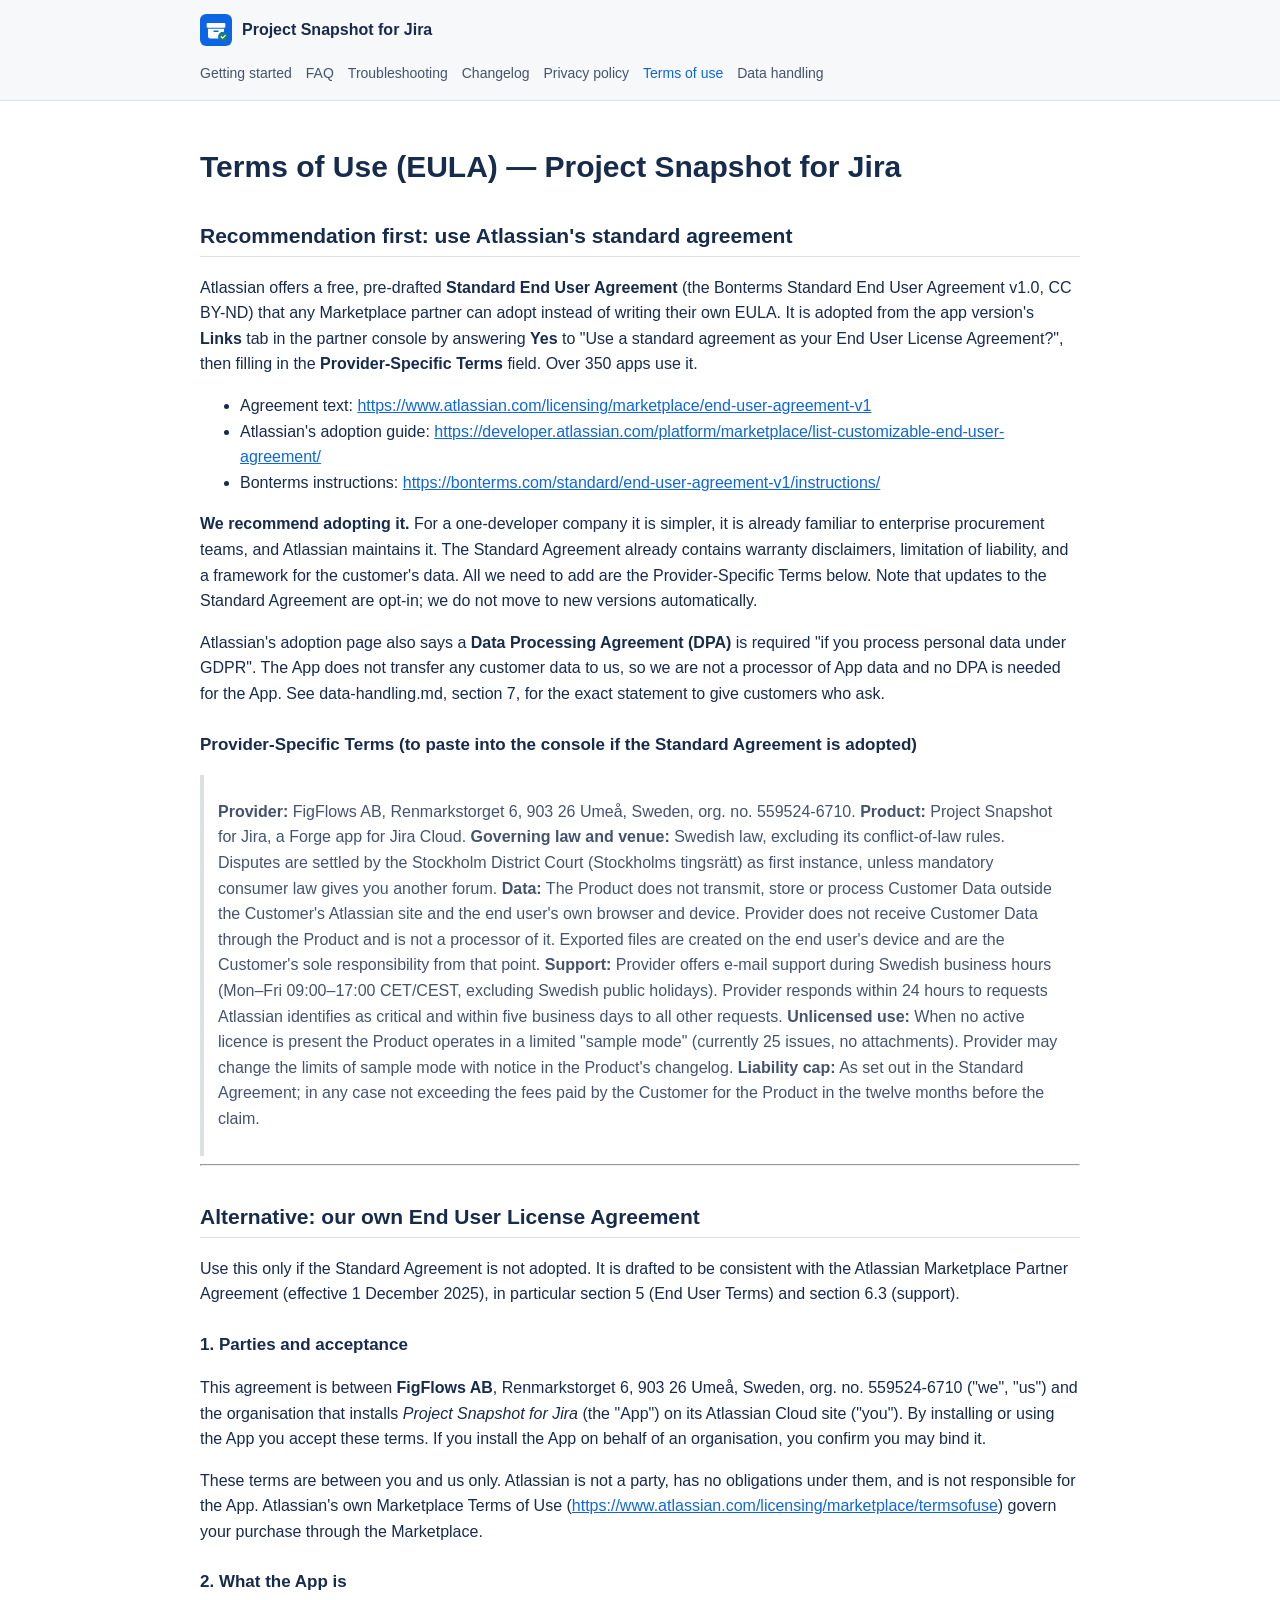
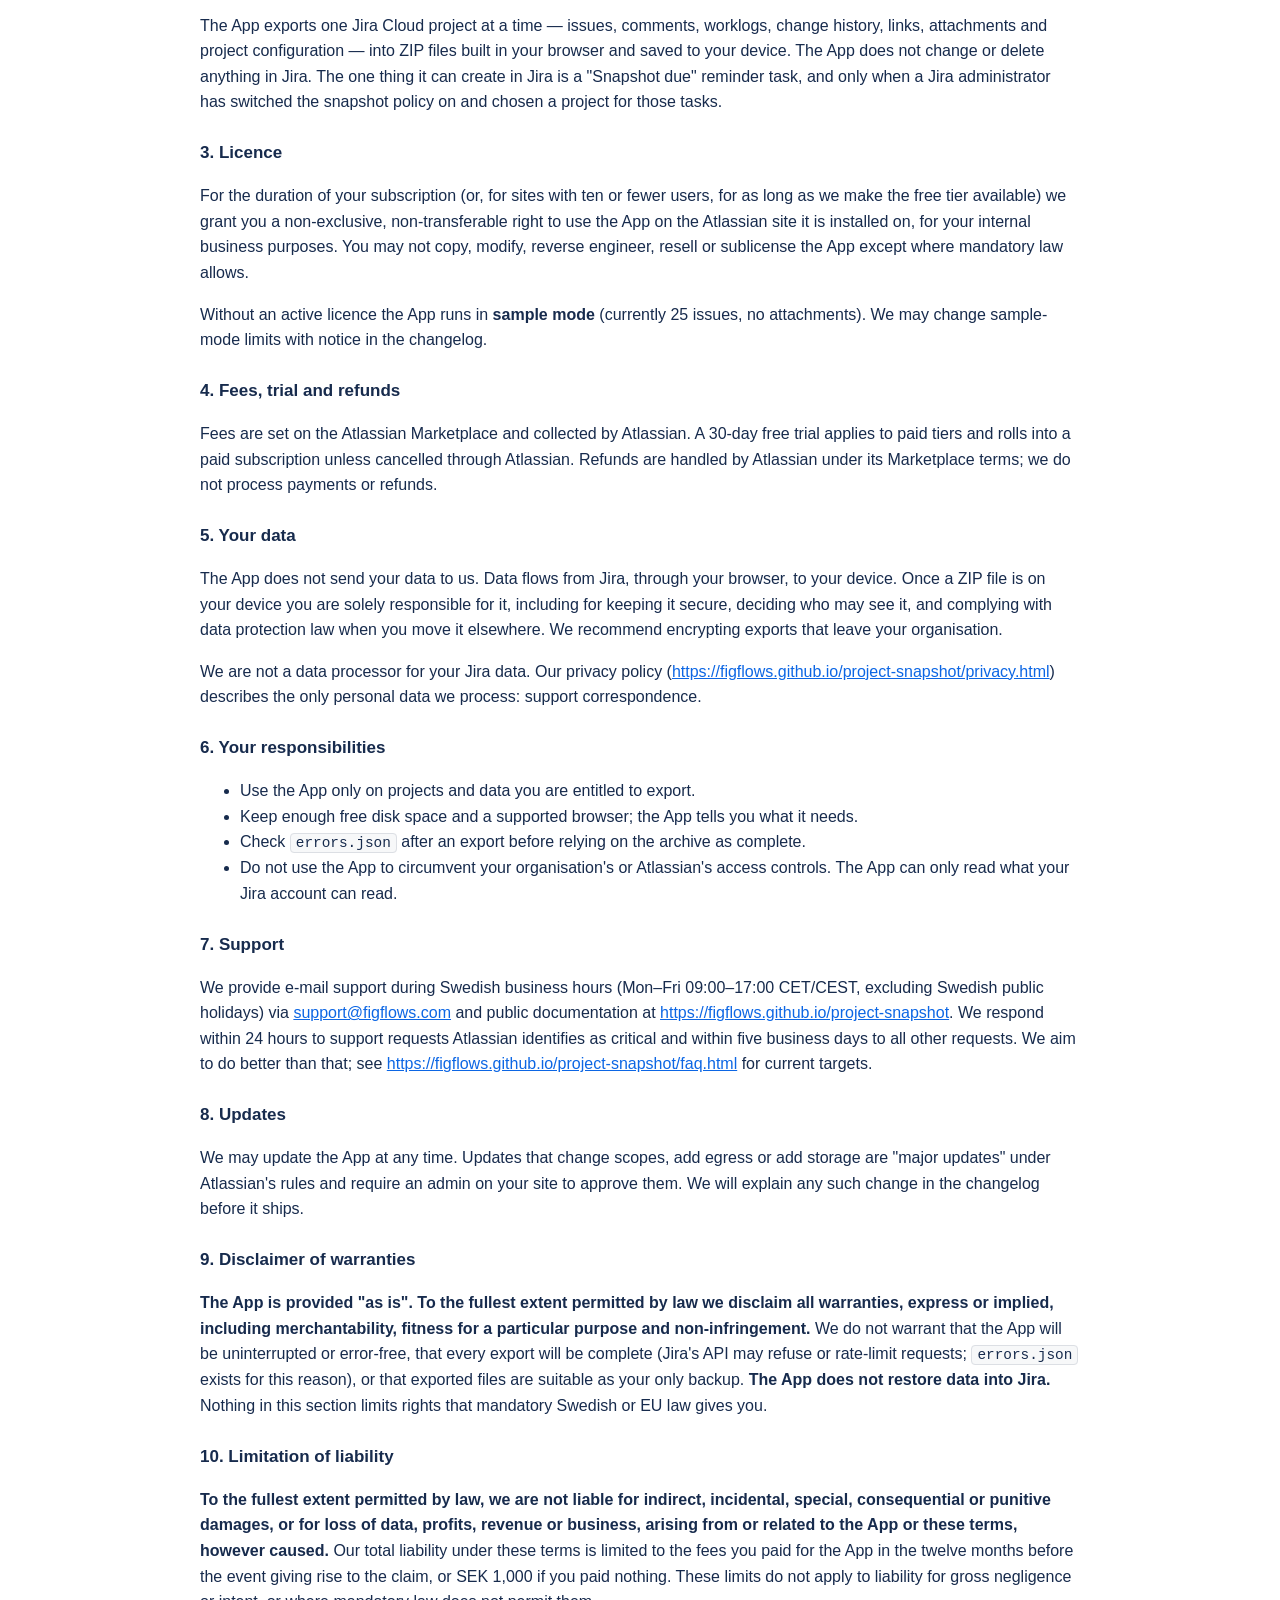
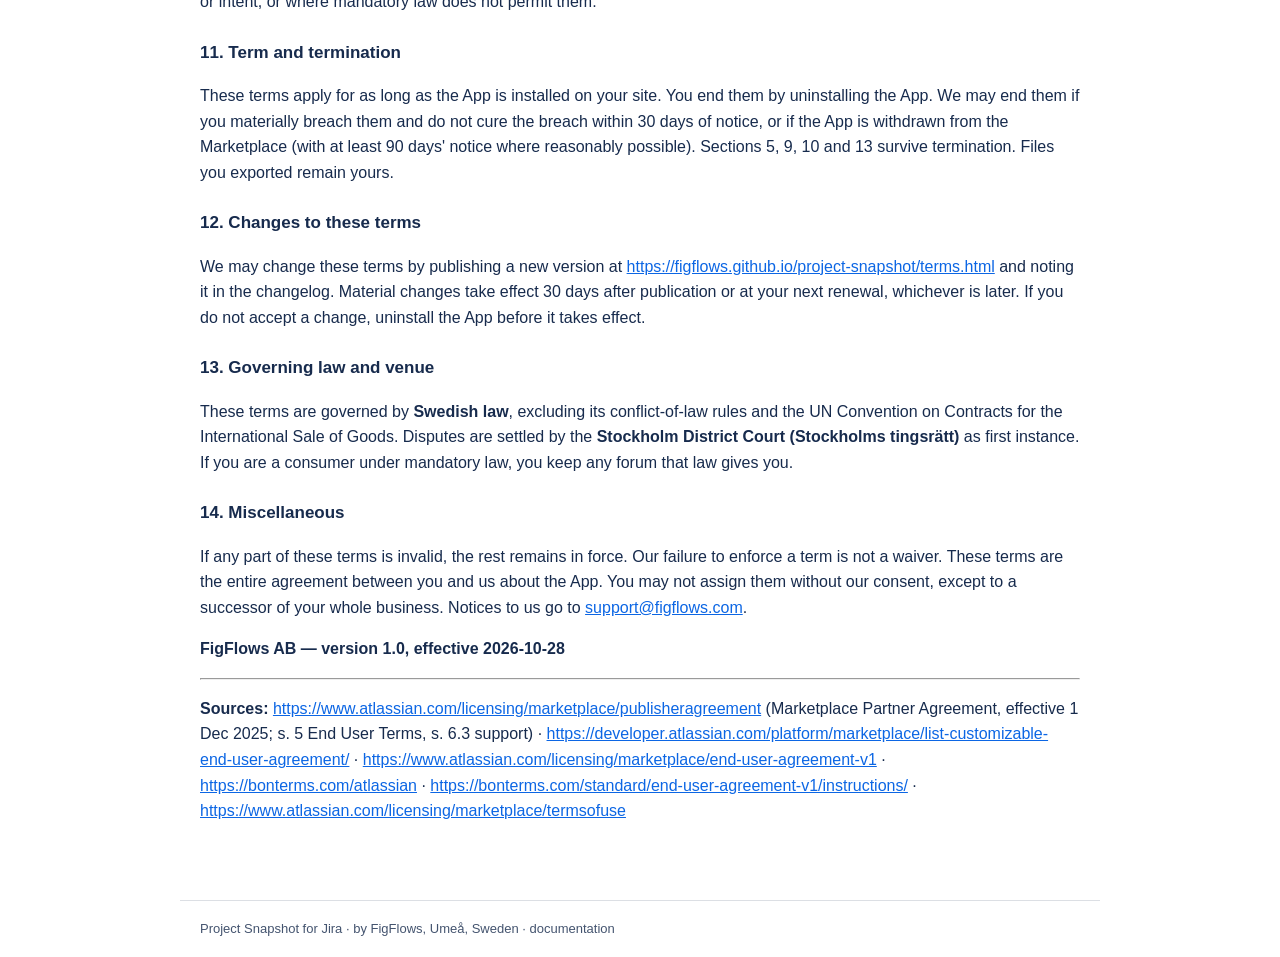
<file: terms.html>
<!doctype html><html lang="en"><head><meta charset="utf-8"><meta name="viewport" content="width=device-width,initial-scale=1"><title>Terms of use · Project Snapshot for Jira</title><link rel="icon" href="icon.svg"><link rel="stylesheet" href="style.css"></head><body><header><div class="bar"><a class="brand" href="index.html"><img src="icon.svg" alt="">Project Snapshot for Jira</a><nav><a href="index.html">Getting started</a><a href="faq.html">FAQ</a><a href="troubleshooting.html">Troubleshooting</a><a href="changelog.html">Changelog</a><a href="privacy.html">Privacy policy</a><a href="terms.html" class="on">Terms of use</a><a href="data-handling.html">Data handling</a></nav></div></header><main><h1>Terms of Use (EULA) — Project Snapshot for Jira</h1>
<h2>Recommendation first: use Atlassian&#39;s standard agreement</h2>
<p>Atlassian offers a free, pre-drafted <strong>Standard End User Agreement</strong> (the Bonterms Standard End User Agreement v1.0, CC BY-ND) that any Marketplace partner can adopt instead of writing their own EULA. It is adopted from the app version&#39;s <strong>Links</strong> tab in the partner console by answering <strong>Yes</strong> to &quot;Use a standard agreement as your End User License Agreement?&quot;, then filling in the <strong>Provider-Specific Terms</strong> field. Over 350 apps use it.</p>
<ul>
<li>Agreement text: <a href="https://www.atlassian.com/licensing/marketplace/end-user-agreement-v1">https://www.atlassian.com/licensing/marketplace/end-user-agreement-v1</a></li>
<li>Atlassian&#39;s adoption guide: <a href="https://developer.atlassian.com/platform/marketplace/list-customizable-end-user-agreement/">https://developer.atlassian.com/platform/marketplace/list-customizable-end-user-agreement/</a></li>
<li>Bonterms instructions: <a href="https://bonterms.com/standard/end-user-agreement-v1/instructions/">https://bonterms.com/standard/end-user-agreement-v1/instructions/</a></li>
</ul>
<p><strong>We recommend adopting it.</strong> For a one-developer company it is simpler, it is already familiar to enterprise procurement teams, and Atlassian maintains it. The Standard Agreement already contains warranty disclaimers, limitation of liability, and a framework for the customer&#39;s data. All we need to add are the Provider-Specific Terms below. Note that updates to the Standard Agreement are opt-in; we do not move to new versions automatically.</p>
<p>Atlassian&#39;s adoption page also says a <strong>Data Processing Agreement (DPA)</strong> is required &quot;if you process personal data under GDPR&quot;. The App does not transfer any customer data to us, so we are not a processor of App data and no DPA is needed for the App. See data-handling.md, section 7, for the exact statement to give customers who ask.</p>
<h3>Provider-Specific Terms (to paste into the console if the Standard Agreement is adopted)</h3>
<blockquote>
<p><strong>Provider:</strong> FigFlows AB, Renmarkstorget 6, 903 26 Umeå, Sweden, org. no. 559524-6710.
<strong>Product:</strong> Project Snapshot for Jira, a Forge app for Jira Cloud.
<strong>Governing law and venue:</strong> Swedish law, excluding its conflict-of-law rules. Disputes are settled by the Stockholm District Court (Stockholms tingsrätt) as first instance, unless mandatory consumer law gives you another forum.
<strong>Data:</strong> The Product does not transmit, store or process Customer Data outside the Customer&#39;s Atlassian site and the end user&#39;s own browser and device. Provider does not receive Customer Data through the Product and is not a processor of it. Exported files are created on the end user&#39;s device and are the Customer&#39;s sole responsibility from that point.
<strong>Support:</strong> Provider offers e-mail support during Swedish business hours (Mon–Fri 09:00–17:00 CET/CEST, excluding Swedish public holidays). Provider responds within 24 hours to requests Atlassian identifies as critical and within five business days to all other requests.
<strong>Unlicensed use:</strong> When no active licence is present the Product operates in a limited &quot;sample mode&quot; (currently 25 issues, no attachments). Provider may change the limits of sample mode with notice in the Product&#39;s changelog.
<strong>Liability cap:</strong> As set out in the Standard Agreement; in any case not exceeding the fees paid by the Customer for the Product in the twelve months before the claim.</p>
</blockquote>
<hr>
<h2>Alternative: our own End User License Agreement</h2>
<p>Use this only if the Standard Agreement is not adopted. It is drafted to be consistent with the Atlassian Marketplace Partner Agreement (effective 1 December 2025), in particular section 5 (End User Terms) and section 6.3 (support).</p>
<h3>1. Parties and acceptance</h3>
<p>This agreement is between <strong>FigFlows AB</strong>, Renmarkstorget 6, 903 26 Umeå, Sweden, org. no. 559524-6710 (&quot;we&quot;, &quot;us&quot;) and the organisation that installs <em>Project Snapshot for Jira</em> (the &quot;App&quot;) on its Atlassian Cloud site (&quot;you&quot;). By installing or using the App you accept these terms. If you install the App on behalf of an organisation, you confirm you may bind it.</p>
<p>These terms are between you and us only. Atlassian is not a party, has no obligations under them, and is not responsible for the App. Atlassian&#39;s own Marketplace Terms of Use (<a href="https://www.atlassian.com/licensing/marketplace/termsofuse">https://www.atlassian.com/licensing/marketplace/termsofuse</a>) govern your purchase through the Marketplace.</p>
<h3>2. What the App is</h3>
<p>The App exports one Jira Cloud project at a time — issues, comments, worklogs, change history, links, attachments and project configuration — into ZIP files built in your browser and saved to your device. The App does not change or delete anything in Jira. The one thing it can create in Jira is a &quot;Snapshot due&quot; reminder task, and only when a Jira administrator has switched the snapshot policy on and chosen a project for those tasks.</p>
<h3>3. Licence</h3>
<p>For the duration of your subscription (or, for sites with ten or fewer users, for as long as we make the free tier available) we grant you a non-exclusive, non-transferable right to use the App on the Atlassian site it is installed on, for your internal business purposes. You may not copy, modify, reverse engineer, resell or sublicense the App except where mandatory law allows.</p>
<p>Without an active licence the App runs in <strong>sample mode</strong> (currently 25 issues, no attachments). We may change sample-mode limits with notice in the changelog.</p>
<h3>4. Fees, trial and refunds</h3>
<p>Fees are set on the Atlassian Marketplace and collected by Atlassian. A 30-day free trial applies to paid tiers and rolls into a paid subscription unless cancelled through Atlassian. Refunds are handled by Atlassian under its Marketplace terms; we do not process payments or refunds.</p>
<h3>5. Your data</h3>
<p>The App does not send your data to us. Data flows from Jira, through your browser, to your device. Once a ZIP file is on your device you are solely responsible for it, including for keeping it secure, deciding who may see it, and complying with data protection law when you move it elsewhere. We recommend encrypting exports that leave your organisation.</p>
<p>We are not a data processor for your Jira data. Our privacy policy (<a href="https://figflows.github.io/project-snapshot/privacy.html">https://figflows.github.io/project-snapshot/privacy.html</a>) describes the only personal data we process: support correspondence.</p>
<h3>6. Your responsibilities</h3>
<ul>
<li>Use the App only on projects and data you are entitled to export.</li>
<li>Keep enough free disk space and a supported browser; the App tells you what it needs.</li>
<li>Check <code>errors.json</code> after an export before relying on the archive as complete.</li>
<li>Do not use the App to circumvent your organisation&#39;s or Atlassian&#39;s access controls. The App can only read what your Jira account can read.</li>
</ul>
<h3>7. Support</h3>
<p>We provide e-mail support during Swedish business hours (Mon–Fri 09:00–17:00 CET/CEST, excluding Swedish public holidays) via <a href="mailto:support@figflows.com">support@figflows.com</a> and public documentation at <a href="https://figflows.github.io/project-snapshot">https://figflows.github.io/project-snapshot</a>. We respond within 24 hours to support requests Atlassian identifies as critical and within five business days to all other requests. We aim to do better than that; see <a href="https://figflows.github.io/project-snapshot/faq.html">https://figflows.github.io/project-snapshot/faq.html</a> for current targets.</p>
<h3>8. Updates</h3>
<p>We may update the App at any time. Updates that change scopes, add egress or add storage are &quot;major updates&quot; under Atlassian&#39;s rules and require an admin on your site to approve them. We will explain any such change in the changelog before it ships.</p>
<h3>9. Disclaimer of warranties</h3>
<p><strong>The App is provided &quot;as is&quot;. To the fullest extent permitted by law we disclaim all warranties, express or implied, including merchantability, fitness for a particular purpose and non-infringement.</strong> We do not warrant that the App will be uninterrupted or error-free, that every export will be complete (Jira&#39;s API may refuse or rate-limit requests; <code>errors.json</code> exists for this reason), or that exported files are suitable as your only backup. <strong>The App does not restore data into Jira.</strong> Nothing in this section limits rights that mandatory Swedish or EU law gives you.</p>
<h3>10. Limitation of liability</h3>
<p><strong>To the fullest extent permitted by law, we are not liable for indirect, incidental, special, consequential or punitive damages, or for loss of data, profits, revenue or business, arising from or related to the App or these terms, however caused.</strong> Our total liability under these terms is limited to the fees you paid for the App in the twelve months before the event giving rise to the claim, or SEK 1,000 if you paid nothing. These limits do not apply to liability for gross negligence or intent, or where mandatory law does not permit them.</p>
<h3>11. Term and termination</h3>
<p>These terms apply for as long as the App is installed on your site. You end them by uninstalling the App. We may end them if you materially breach them and do not cure the breach within 30 days of notice, or if the App is withdrawn from the Marketplace (with at least 90 days&#39; notice where reasonably possible). Sections 5, 9, 10 and 13 survive termination. Files you exported remain yours.</p>
<h3>12. Changes to these terms</h3>
<p>We may change these terms by publishing a new version at <a href="https://figflows.github.io/project-snapshot/terms.html">https://figflows.github.io/project-snapshot/terms.html</a> and noting it in the changelog. Material changes take effect 30 days after publication or at your next renewal, whichever is later. If you do not accept a change, uninstall the App before it takes effect.</p>
<h3>13. Governing law and venue</h3>
<p>These terms are governed by <strong>Swedish law</strong>, excluding its conflict-of-law rules and the UN Convention on Contracts for the International Sale of Goods. Disputes are settled by the <strong>Stockholm District Court (Stockholms tingsrätt)</strong> as first instance. If you are a consumer under mandatory law, you keep any forum that law gives you.</p>
<h3>14. Miscellaneous</h3>
<p>If any part of these terms is invalid, the rest remains in force. Our failure to enforce a term is not a waiver. These terms are the entire agreement between you and us about the App. You may not assign them without our consent, except to a successor of your whole business. Notices to us go to <a href="mailto:support@figflows.com">support@figflows.com</a>.</p>
<p><strong>FigFlows AB — version 1.0, effective 2026-10-28</strong></p>
<hr>
<p><strong>Sources:</strong> <a href="https://www.atlassian.com/licensing/marketplace/publisheragreement">https://www.atlassian.com/licensing/marketplace/publisheragreement</a> (Marketplace Partner Agreement, effective 1 Dec 2025; s. 5 End User Terms, s. 6.3 support) · <a href="https://developer.atlassian.com/platform/marketplace/list-customizable-end-user-agreement/">https://developer.atlassian.com/platform/marketplace/list-customizable-end-user-agreement/</a> · <a href="https://www.atlassian.com/licensing/marketplace/end-user-agreement-v1">https://www.atlassian.com/licensing/marketplace/end-user-agreement-v1</a> · <a href="https://bonterms.com/atlassian">https://bonterms.com/atlassian</a> · <a href="https://bonterms.com/standard/end-user-agreement-v1/instructions/">https://bonterms.com/standard/end-user-agreement-v1/instructions/</a> · <a href="https://www.atlassian.com/licensing/marketplace/termsofuse">https://www.atlassian.com/licensing/marketplace/termsofuse</a></p>
</main><footer>Project Snapshot for Jira · by FigFlows, Umeå, Sweden · documentation</footer></body></html>
</file>
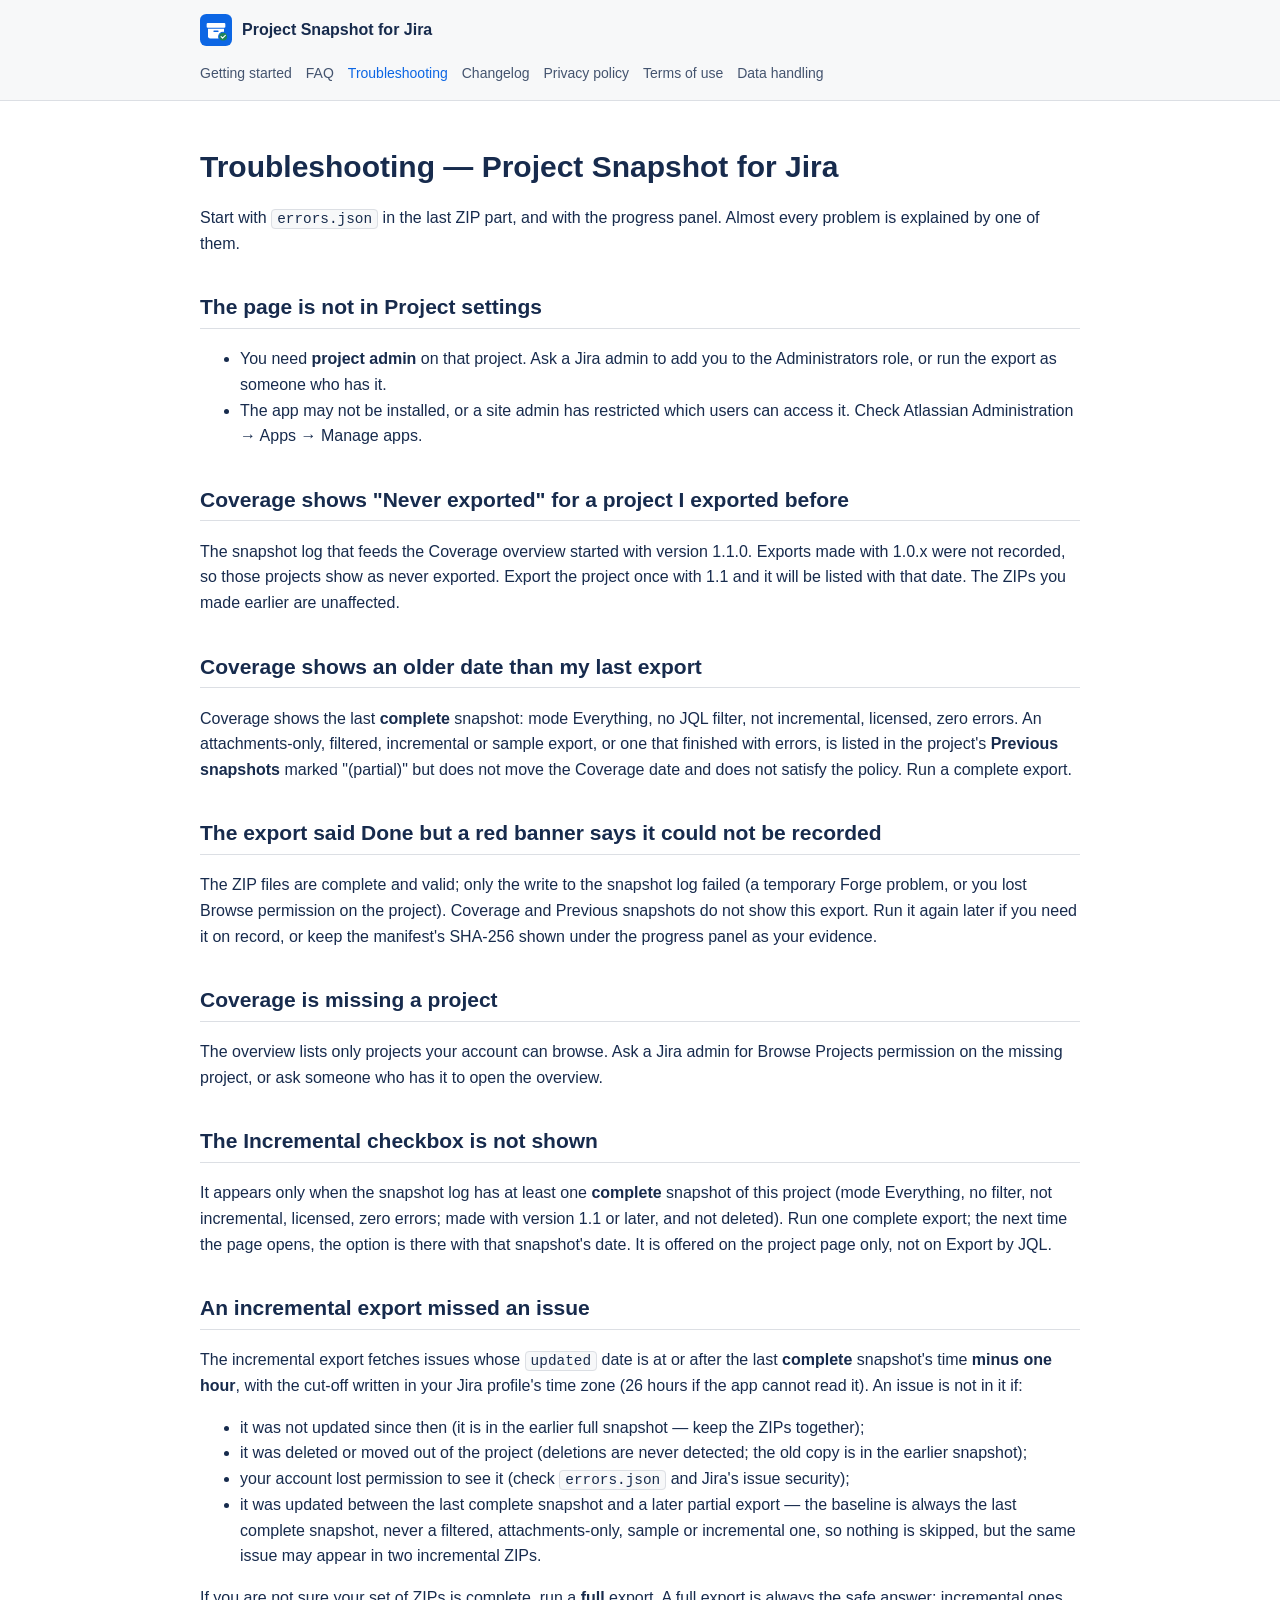
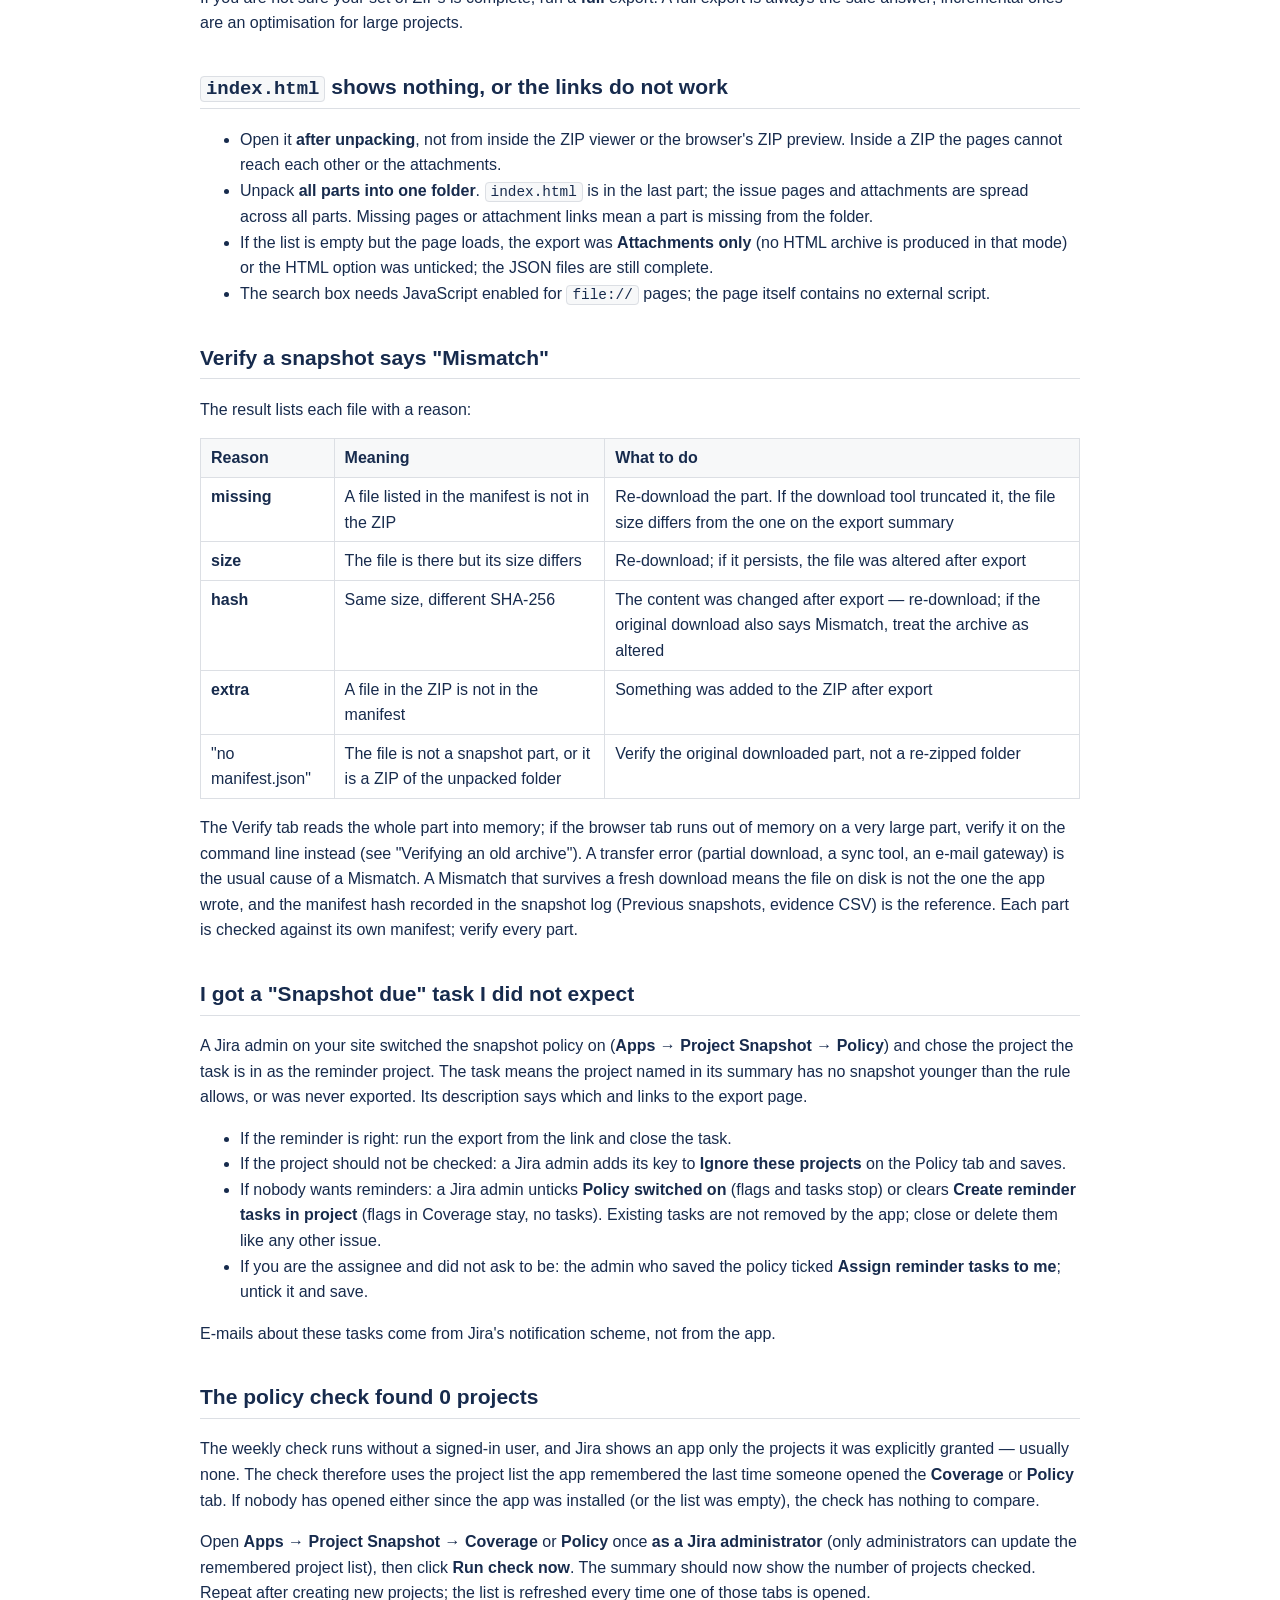
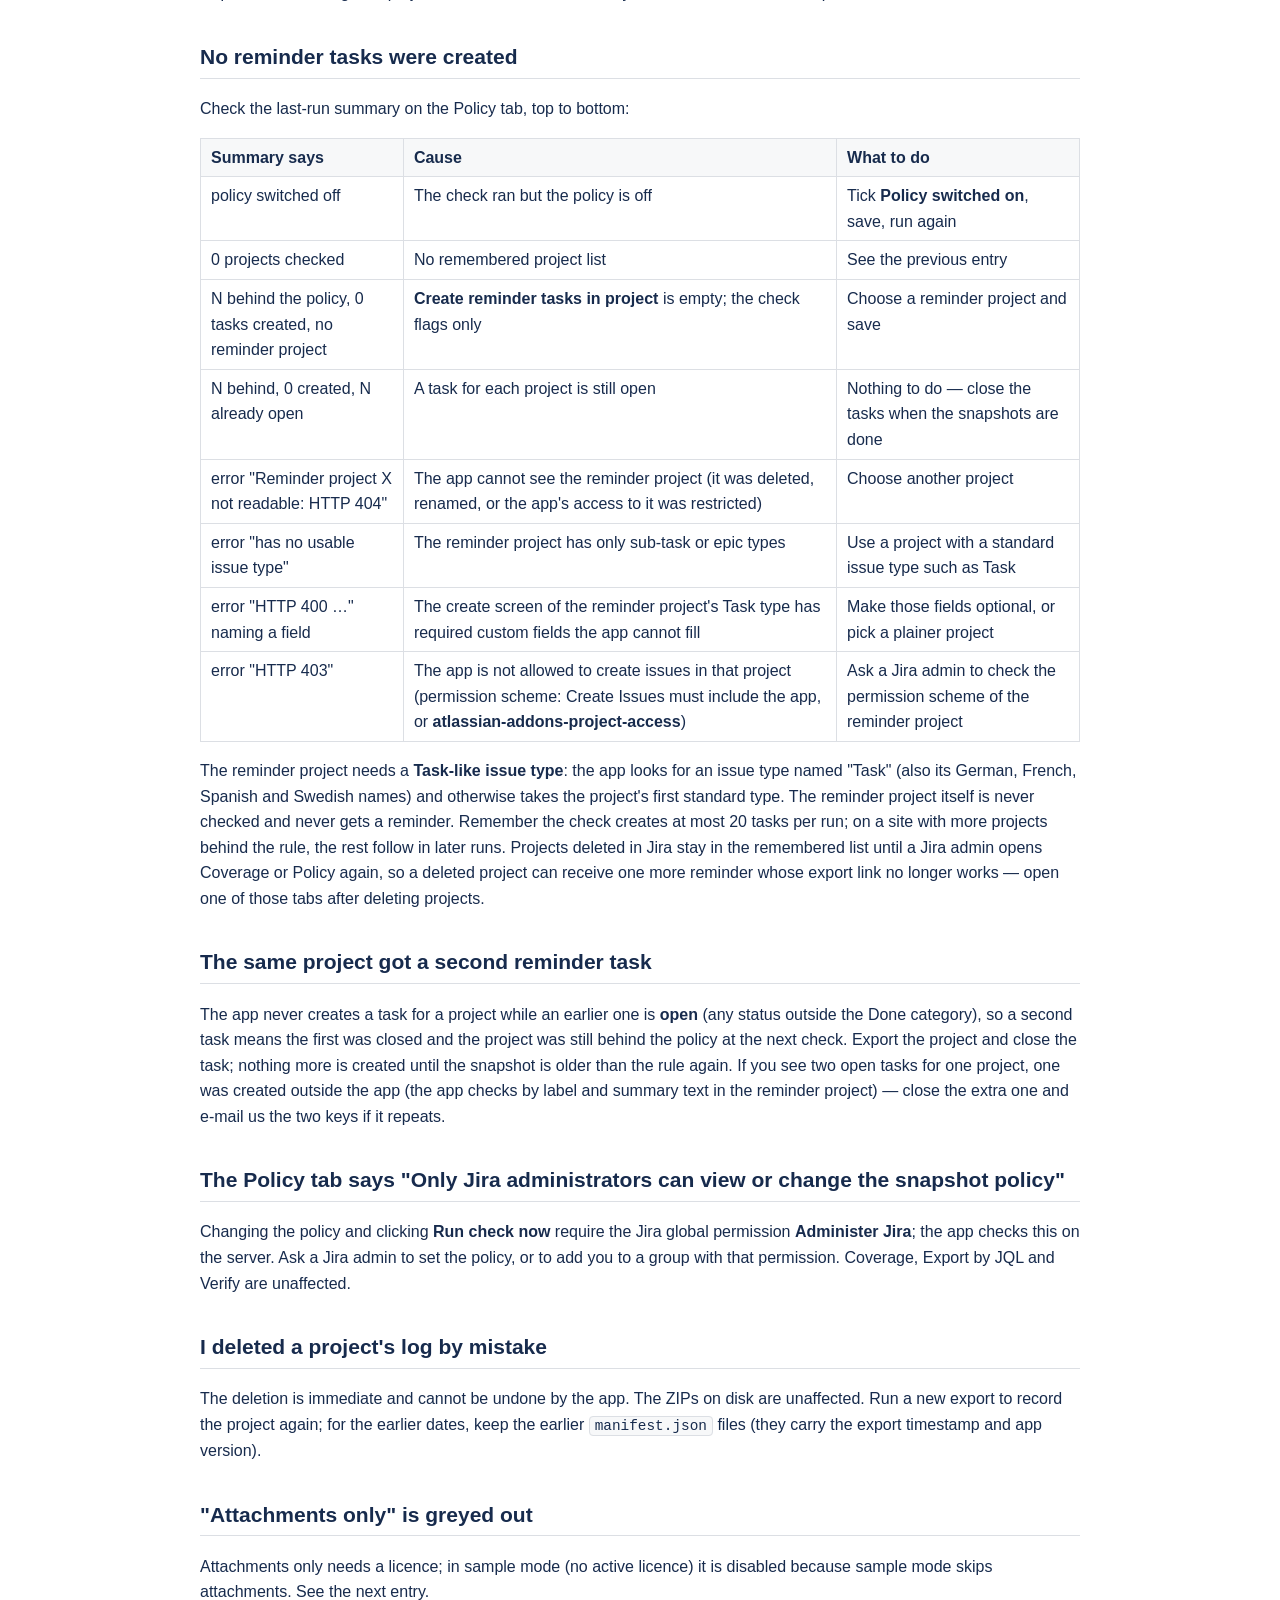
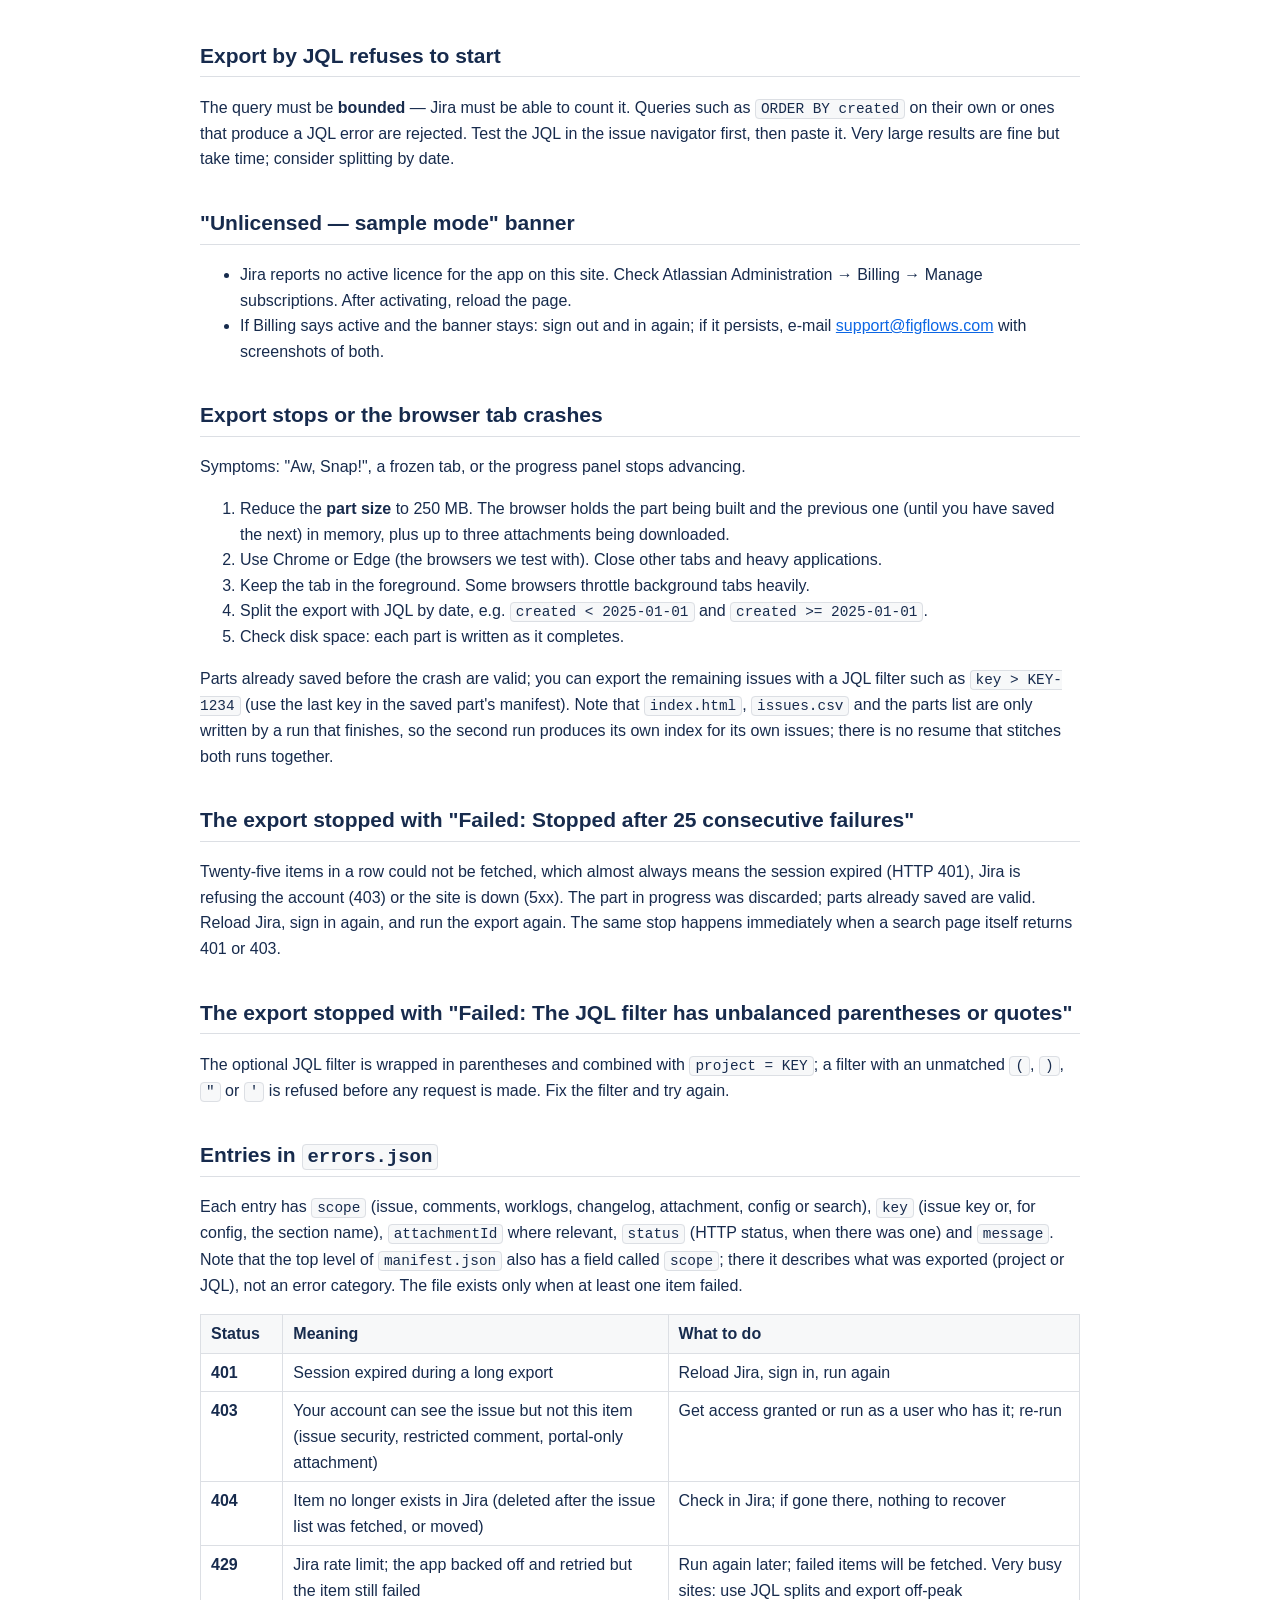
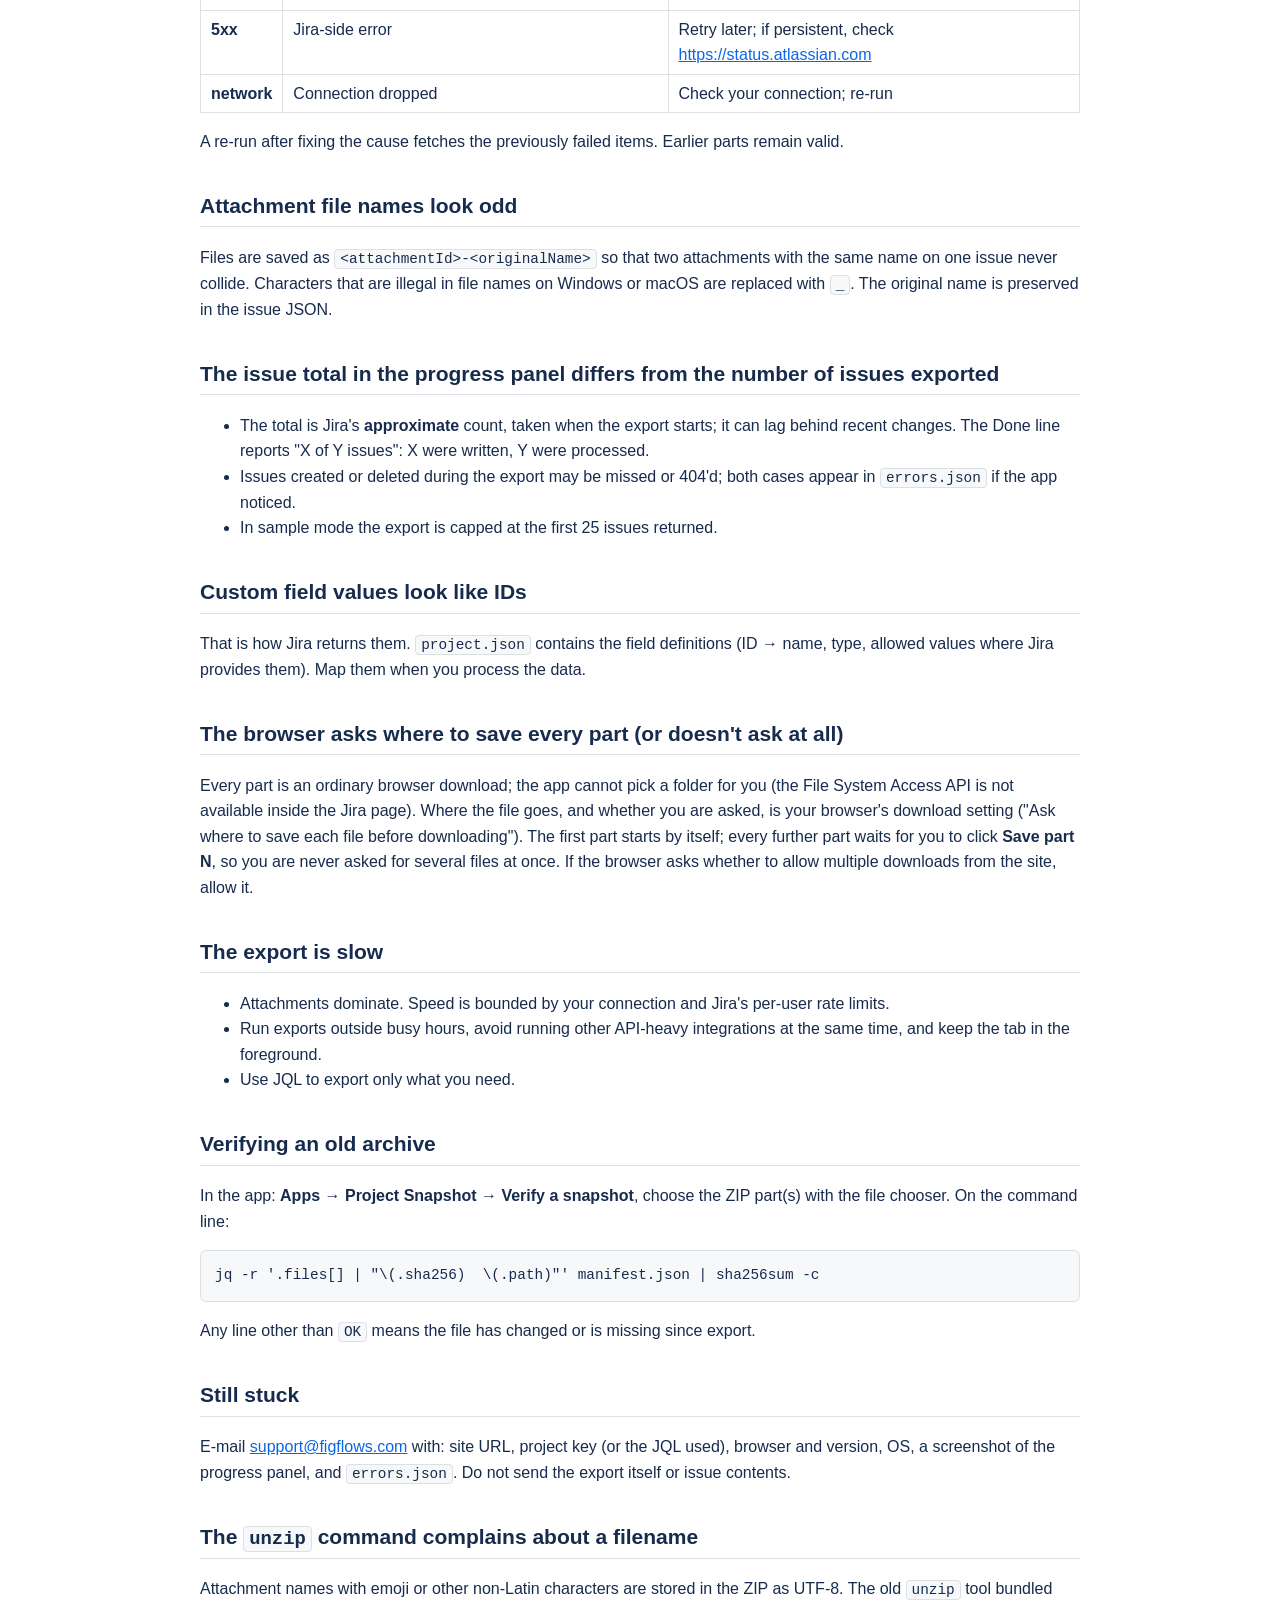
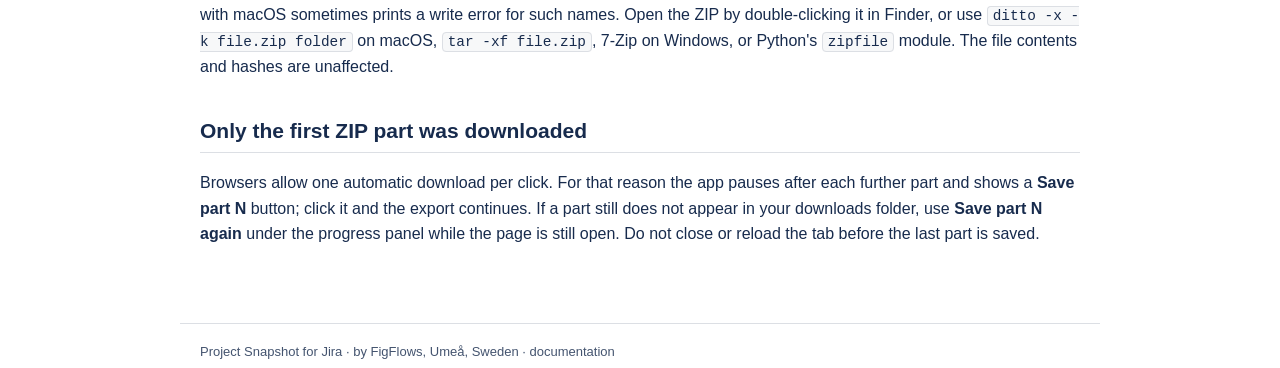
<file: troubleshooting.html>
<!doctype html><html lang="en"><head><meta charset="utf-8"><meta name="viewport" content="width=device-width,initial-scale=1"><title>Troubleshooting · Project Snapshot for Jira</title><link rel="icon" href="icon.svg"><link rel="stylesheet" href="style.css"></head><body><header><div class="bar"><a class="brand" href="index.html"><img src="icon.svg" alt="">Project Snapshot for Jira</a><nav><a href="index.html">Getting started</a><a href="faq.html">FAQ</a><a href="troubleshooting.html" class="on">Troubleshooting</a><a href="changelog.html">Changelog</a><a href="privacy.html">Privacy policy</a><a href="terms.html">Terms of use</a><a href="data-handling.html">Data handling</a></nav></div></header><main><h1>Troubleshooting — Project Snapshot for Jira</h1>
<p>Start with <code>errors.json</code> in the last ZIP part, and with the progress panel. Almost every problem is explained by one of them.</p>
<h2>The page is not in Project settings</h2>
<ul>
<li>You need <strong>project admin</strong> on that project. Ask a Jira admin to add you to the Administrators role, or run the export as someone who has it.</li>
<li>The app may not be installed, or a site admin has restricted which users can access it. Check Atlassian Administration → Apps → Manage apps.</li>
</ul>
<h2>Coverage shows &quot;Never exported&quot; for a project I exported before</h2>
<p>The snapshot log that feeds the Coverage overview started with version 1.1.0. Exports made with 1.0.x were not recorded, so those projects show as never exported. Export the project once with 1.1 and it will be listed with that date. The ZIPs you made earlier are unaffected.</p>
<h2>Coverage shows an older date than my last export</h2>
<p>Coverage shows the last <strong>complete</strong> snapshot: mode Everything, no JQL filter, not incremental, licensed, zero errors. An attachments-only, filtered, incremental or sample export, or one that finished with errors, is listed in the project&#39;s <strong>Previous snapshots</strong> marked &quot;(partial)&quot; but does not move the Coverage date and does not satisfy the policy. Run a complete export.</p>
<h2>The export said Done but a red banner says it could not be recorded</h2>
<p>The ZIP files are complete and valid; only the write to the snapshot log failed (a temporary Forge problem, or you lost Browse permission on the project). Coverage and Previous snapshots do not show this export. Run it again later if you need it on record, or keep the manifest&#39;s SHA-256 shown under the progress panel as your evidence.</p>
<h2>Coverage is missing a project</h2>
<p>The overview lists only projects your account can browse. Ask a Jira admin for Browse Projects permission on the missing project, or ask someone who has it to open the overview.</p>
<h2>The Incremental checkbox is not shown</h2>
<p>It appears only when the snapshot log has at least one <strong>complete</strong> snapshot of this project (mode Everything, no filter, not incremental, licensed, zero errors; made with version 1.1 or later, and not deleted). Run one complete export; the next time the page opens, the option is there with that snapshot&#39;s date. It is offered on the project page only, not on Export by JQL.</p>
<h2>An incremental export missed an issue</h2>
<p>The incremental export fetches issues whose <code>updated</code> date is at or after the last <strong>complete</strong> snapshot&#39;s time <strong>minus one hour</strong>, with the cut-off written in your Jira profile&#39;s time zone (26 hours if the app cannot read it). An issue is not in it if:</p>
<ul>
<li>it was not updated since then (it is in the earlier full snapshot — keep the ZIPs together);</li>
<li>it was deleted or moved out of the project (deletions are never detected; the old copy is in the earlier snapshot);</li>
<li>your account lost permission to see it (check <code>errors.json</code> and Jira&#39;s issue security);</li>
<li>it was updated between the last complete snapshot and a later partial export — the baseline is always the last complete snapshot, never a filtered, attachments-only, sample or incremental one, so nothing is skipped, but the same issue may appear in two incremental ZIPs.</li>
</ul>
<p>If you are not sure your set of ZIPs is complete, run a <strong>full</strong> export. A full export is always the safe answer; incremental ones are an optimisation for large projects.</p>
<h2><code>index.html</code> shows nothing, or the links do not work</h2>
<ul>
<li>Open it <strong>after unpacking</strong>, not from inside the ZIP viewer or the browser&#39;s ZIP preview. Inside a ZIP the pages cannot reach each other or the attachments.</li>
<li>Unpack <strong>all parts into one folder</strong>. <code>index.html</code> is in the last part; the issue pages and attachments are spread across all parts. Missing pages or attachment links mean a part is missing from the folder.</li>
<li>If the list is empty but the page loads, the export was <strong>Attachments only</strong> (no HTML archive is produced in that mode) or the HTML option was unticked; the JSON files are still complete.</li>
<li>The search box needs JavaScript enabled for <code>file://</code> pages; the page itself contains no external script.</li>
</ul>
<h2>Verify a snapshot says &quot;Mismatch&quot;</h2>
<p>The result lists each file with a reason:</p>
<table>
<thead>
<tr>
<th>Reason</th>
<th>Meaning</th>
<th>What to do</th>
</tr>
</thead>
<tbody><tr>
<td><strong>missing</strong></td>
<td>A file listed in the manifest is not in the ZIP</td>
<td>Re-download the part. If the download tool truncated it, the file size differs from the one on the export summary</td>
</tr>
<tr>
<td><strong>size</strong></td>
<td>The file is there but its size differs</td>
<td>Re-download; if it persists, the file was altered after export</td>
</tr>
<tr>
<td><strong>hash</strong></td>
<td>Same size, different SHA-256</td>
<td>The content was changed after export — re-download; if the original download also says Mismatch, treat the archive as altered</td>
</tr>
<tr>
<td><strong>extra</strong></td>
<td>A file in the ZIP is not in the manifest</td>
<td>Something was added to the ZIP after export</td>
</tr>
<tr>
<td>&quot;no manifest.json&quot;</td>
<td>The file is not a snapshot part, or it is a ZIP of the unpacked folder</td>
<td>Verify the original downloaded part, not a re-zipped folder</td>
</tr>
</tbody></table>
<p>The Verify tab reads the whole part into memory; if the browser tab runs out of memory on a very large part, verify it on the command line instead (see &quot;Verifying an old archive&quot;). A transfer error (partial download, a sync tool, an e-mail gateway) is the usual cause of a Mismatch. A Mismatch that survives a fresh download means the file on disk is not the one the app wrote, and the manifest hash recorded in the snapshot log (Previous snapshots, evidence CSV) is the reference. Each part is checked against its own manifest; verify every part.</p>
<h2>I got a &quot;Snapshot due&quot; task I did not expect</h2>
<p>A Jira admin on your site switched the snapshot policy on (<strong>Apps → Project Snapshot → Policy</strong>) and chose the project the task is in as the reminder project. The task means the project named in its summary has no snapshot younger than the rule allows, or was never exported. Its description says which and links to the export page.</p>
<ul>
<li>If the reminder is right: run the export from the link and close the task.</li>
<li>If the project should not be checked: a Jira admin adds its key to <strong>Ignore these projects</strong> on the Policy tab and saves.</li>
<li>If nobody wants reminders: a Jira admin unticks <strong>Policy switched on</strong> (flags and tasks stop) or clears <strong>Create reminder tasks in project</strong> (flags in Coverage stay, no tasks). Existing tasks are not removed by the app; close or delete them like any other issue.</li>
<li>If you are the assignee and did not ask to be: the admin who saved the policy ticked <strong>Assign reminder tasks to me</strong>; untick it and save.</li>
</ul>
<p>E-mails about these tasks come from Jira&#39;s notification scheme, not from the app.</p>
<h2>The policy check found 0 projects</h2>
<p>The weekly check runs without a signed-in user, and Jira shows an app only the projects it was explicitly granted — usually none. The check therefore uses the project list the app remembered the last time someone opened the <strong>Coverage</strong> or <strong>Policy</strong> tab. If nobody has opened either since the app was installed (or the list was empty), the check has nothing to compare.</p>
<p>Open <strong>Apps → Project Snapshot → Coverage</strong> or <strong>Policy</strong> once <strong>as a Jira administrator</strong> (only administrators can update the remembered project list), then click <strong>Run check now</strong>. The summary should now show the number of projects checked. Repeat after creating new projects; the list is refreshed every time one of those tabs is opened.</p>
<h2>No reminder tasks were created</h2>
<p>Check the last-run summary on the Policy tab, top to bottom:</p>
<table>
<thead>
<tr>
<th>Summary says</th>
<th>Cause</th>
<th>What to do</th>
</tr>
</thead>
<tbody><tr>
<td>policy switched off</td>
<td>The check ran but the policy is off</td>
<td>Tick <strong>Policy switched on</strong>, save, run again</td>
</tr>
<tr>
<td>0 projects checked</td>
<td>No remembered project list</td>
<td>See the previous entry</td>
</tr>
<tr>
<td>N behind the policy, 0 tasks created, no reminder project</td>
<td><strong>Create reminder tasks in project</strong> is empty; the check flags only</td>
<td>Choose a reminder project and save</td>
</tr>
<tr>
<td>N behind, 0 created, N already open</td>
<td>A task for each project is still open</td>
<td>Nothing to do — close the tasks when the snapshots are done</td>
</tr>
<tr>
<td>error &quot;Reminder project X not readable: HTTP 404&quot;</td>
<td>The app cannot see the reminder project (it was deleted, renamed, or the app&#39;s access to it was restricted)</td>
<td>Choose another project</td>
</tr>
<tr>
<td>error &quot;has no usable issue type&quot;</td>
<td>The reminder project has only sub-task or epic types</td>
<td>Use a project with a standard issue type such as Task</td>
</tr>
<tr>
<td>error &quot;HTTP 400 …&quot; naming a field</td>
<td>The create screen of the reminder project&#39;s Task type has required custom fields the app cannot fill</td>
<td>Make those fields optional, or pick a plainer project</td>
</tr>
<tr>
<td>error &quot;HTTP 403&quot;</td>
<td>The app is not allowed to create issues in that project (permission scheme: Create Issues must include the app, or <strong>atlassian-addons-project-access</strong>)</td>
<td>Ask a Jira admin to check the permission scheme of the reminder project</td>
</tr>
</tbody></table>
<p>The reminder project needs a <strong>Task-like issue type</strong>: the app looks for an issue type named &quot;Task&quot; (also its German, French, Spanish and Swedish names) and otherwise takes the project&#39;s first standard type. The reminder project itself is never checked and never gets a reminder. Remember the check creates at most 20 tasks per run; on a site with more projects behind the rule, the rest follow in later runs. Projects deleted in Jira stay in the remembered list until a Jira admin opens Coverage or Policy again, so a deleted project can receive one more reminder whose export link no longer works — open one of those tabs after deleting projects.</p>
<h2>The same project got a second reminder task</h2>
<p>The app never creates a task for a project while an earlier one is <strong>open</strong> (any status outside the Done category), so a second task means the first was closed and the project was still behind the policy at the next check. Export the project and close the task; nothing more is created until the snapshot is older than the rule again. If you see two open tasks for one project, one was created outside the app (the app checks by label and summary text in the reminder project) — close the extra one and e-mail us the two keys if it repeats.</p>
<h2>The Policy tab says &quot;Only Jira administrators can view or change the snapshot policy&quot;</h2>
<p>Changing the policy and clicking <strong>Run check now</strong> require the Jira global permission <strong>Administer Jira</strong>; the app checks this on the server. Ask a Jira admin to set the policy, or to add you to a group with that permission. Coverage, Export by JQL and Verify are unaffected.</p>
<h2>I deleted a project&#39;s log by mistake</h2>
<p>The deletion is immediate and cannot be undone by the app. The ZIPs on disk are unaffected. Run a new export to record the project again; for the earlier dates, keep the earlier <code>manifest.json</code> files (they carry the export timestamp and app version).</p>
<h2>&quot;Attachments only&quot; is greyed out</h2>
<p>Attachments only needs a licence; in sample mode (no active licence) it is disabled because sample mode skips attachments. See the next entry.</p>
<h2>Export by JQL refuses to start</h2>
<p>The query must be <strong>bounded</strong> — Jira must be able to count it. Queries such as <code>ORDER BY created</code> on their own or ones that produce a JQL error are rejected. Test the JQL in the issue navigator first, then paste it. Very large results are fine but take time; consider splitting by date.</p>
<h2>&quot;Unlicensed — sample mode&quot; banner</h2>
<ul>
<li>Jira reports no active licence for the app on this site. Check Atlassian Administration → Billing → Manage subscriptions. After activating, reload the page.</li>
<li>If Billing says active and the banner stays: sign out and in again; if it persists, e-mail <a href="mailto:support@figflows.com">support@figflows.com</a> with screenshots of both.</li>
</ul>
<h2>Export stops or the browser tab crashes</h2>
<p>Symptoms: &quot;Aw, Snap!&quot;, a frozen tab, or the progress panel stops advancing.</p>
<ol>
<li>Reduce the <strong>part size</strong> to 250 MB. The browser holds the part being built and the previous one (until you have saved the next) in memory, plus up to three attachments being downloaded.</li>
<li>Use Chrome or Edge (the browsers we test with). Close other tabs and heavy applications.</li>
<li>Keep the tab in the foreground. Some browsers throttle background tabs heavily.</li>
<li>Split the export with JQL by date, e.g. <code>created &lt; 2025-01-01</code> and <code>created &gt;= 2025-01-01</code>.</li>
<li>Check disk space: each part is written as it completes.</li>
</ol>
<p>Parts already saved before the crash are valid; you can export the remaining issues with a JQL filter such as <code>key &gt; KEY-1234</code> (use the last key in the saved part&#39;s manifest). Note that <code>index.html</code>, <code>issues.csv</code> and the parts list are only written by a run that finishes, so the second run produces its own index for its own issues; there is no resume that stitches both runs together.</p>
<h2>The export stopped with &quot;Failed: Stopped after 25 consecutive failures&quot;</h2>
<p>Twenty-five items in a row could not be fetched, which almost always means the session expired (HTTP 401), Jira is refusing the account (403) or the site is down (5xx). The part in progress was discarded; parts already saved are valid. Reload Jira, sign in again, and run the export again. The same stop happens immediately when a search page itself returns 401 or 403.</p>
<h2>The export stopped with &quot;Failed: The JQL filter has unbalanced parentheses or quotes&quot;</h2>
<p>The optional JQL filter is wrapped in parentheses and combined with <code>project = KEY</code>; a filter with an unmatched <code>(</code>, <code>)</code>, <code>&quot;</code> or <code>&#39;</code> is refused before any request is made. Fix the filter and try again.</p>
<h2>Entries in <code>errors.json</code></h2>
<p>Each entry has <code>scope</code> (issue, comments, worklogs, changelog, attachment, config or search), <code>key</code> (issue key or, for config, the section name), <code>attachmentId</code> where relevant, <code>status</code> (HTTP status, when there was one) and <code>message</code>. Note that the top level of <code>manifest.json</code> also has a field called <code>scope</code>; there it describes what was exported (project or JQL), not an error category. The file exists only when at least one item failed.</p>
<table>
<thead>
<tr>
<th>Status</th>
<th>Meaning</th>
<th>What to do</th>
</tr>
</thead>
<tbody><tr>
<td><strong>401</strong></td>
<td>Session expired during a long export</td>
<td>Reload Jira, sign in, run again</td>
</tr>
<tr>
<td><strong>403</strong></td>
<td>Your account can see the issue but not this item (issue security, restricted comment, portal-only attachment)</td>
<td>Get access granted or run as a user who has it; re-run</td>
</tr>
<tr>
<td><strong>404</strong></td>
<td>Item no longer exists in Jira (deleted after the issue list was fetched, or moved)</td>
<td>Check in Jira; if gone there, nothing to recover</td>
</tr>
<tr>
<td><strong>429</strong></td>
<td>Jira rate limit; the app backed off and retried but the item still failed</td>
<td>Run again later; failed items will be fetched. Very busy sites: use JQL splits and export off-peak</td>
</tr>
<tr>
<td><strong>5xx</strong></td>
<td>Jira-side error</td>
<td>Retry later; if persistent, check <a href="https://status.atlassian.com">https://status.atlassian.com</a></td>
</tr>
<tr>
<td><strong>network</strong></td>
<td>Connection dropped</td>
<td>Check your connection; re-run</td>
</tr>
</tbody></table>
<p>A re-run after fixing the cause fetches the previously failed items. Earlier parts remain valid.</p>
<h2>Attachment file names look odd</h2>
<p>Files are saved as <code>&lt;attachmentId&gt;-&lt;originalName&gt;</code> so that two attachments with the same name on one issue never collide. Characters that are illegal in file names on Windows or macOS are replaced with <code>_</code>. The original name is preserved in the issue JSON.</p>
<h2>The issue total in the progress panel differs from the number of issues exported</h2>
<ul>
<li>The total is Jira&#39;s <strong>approximate</strong> count, taken when the export starts; it can lag behind recent changes. The Done line reports &quot;X of Y issues&quot;: X were written, Y were processed.</li>
<li>Issues created or deleted during the export may be missed or 404&#39;d; both cases appear in <code>errors.json</code> if the app noticed.</li>
<li>In sample mode the export is capped at the first 25 issues returned.</li>
</ul>
<h2>Custom field values look like IDs</h2>
<p>That is how Jira returns them. <code>project.json</code> contains the field definitions (ID → name, type, allowed values where Jira provides them). Map them when you process the data.</p>
<h2>The browser asks where to save every part (or doesn&#39;t ask at all)</h2>
<p>Every part is an ordinary browser download; the app cannot pick a folder for you (the File System Access API is not available inside the Jira page). Where the file goes, and whether you are asked, is your browser&#39;s download setting (&quot;Ask where to save each file before downloading&quot;). The first part starts by itself; every further part waits for you to click <strong>Save part N</strong>, so you are never asked for several files at once. If the browser asks whether to allow multiple downloads from the site, allow it.</p>
<h2>The export is slow</h2>
<ul>
<li>Attachments dominate. Speed is bounded by your connection and Jira&#39;s per-user rate limits.</li>
<li>Run exports outside busy hours, avoid running other API-heavy integrations at the same time, and keep the tab in the foreground.</li>
<li>Use JQL to export only what you need.</li>
</ul>
<h2>Verifying an old archive</h2>
<p>In the app: <strong>Apps → Project Snapshot → Verify a snapshot</strong>, choose the ZIP part(s) with the file chooser. On the command line:</p>
<pre><code>jq -r &#39;.files[] | &quot;\(.sha256)  \(.path)&quot;&#39; manifest.json | sha256sum -c
</code></pre>
<p>Any line other than <code>OK</code> means the file has changed or is missing since export.</p>
<h2>Still stuck</h2>
<p>E-mail <a href="mailto:support@figflows.com">support@figflows.com</a> with: site URL, project key (or the JQL used), browser and version, OS, a screenshot of the progress panel, and <code>errors.json</code>. Do not send the export itself or issue contents.</p>
<h2>The <code>unzip</code> command complains about a filename</h2>
<p>Attachment names with emoji or other non-Latin characters are stored in the ZIP as UTF-8. The old <code>unzip</code> tool bundled with macOS sometimes prints a write error for such names. Open the ZIP by double-clicking it in Finder, or use <code>ditto -x -k file.zip folder</code> on macOS, <code>tar -xf file.zip</code>, 7-Zip on Windows, or Python&#39;s <code>zipfile</code> module. The file contents and hashes are unaffected.</p>
<h2>Only the first ZIP part was downloaded</h2>
<p>Browsers allow one automatic download per click. For that reason the app pauses after each further part and shows a <strong>Save part N</strong> button; click it and the export continues. If a part still does not appear in your downloads folder, use <strong>Save part N again</strong> under the progress panel while the page is still open. Do not close or reload the tab before the last part is saved.</p>
</main><footer>Project Snapshot for Jira · by FigFlows, Umeå, Sweden · documentation</footer></body></html>
</file>
<file: style.css>
:root{--ink:#172b4d;--sub:#44546f;--brand:#0c66e4;--line:#dcdfe4;--bg:#fff;--soft:#f7f8f9}
*{box-sizing:border-box}body{margin:0;font:16px/1.6 -apple-system,BlinkMacSystemFont,"Segoe UI",Roboto,Helvetica,Arial,sans-serif;color:var(--ink);background:var(--bg)}
header{border-bottom:1px solid var(--line);background:var(--soft)}.bar{max-width:920px;margin:0 auto;padding:14px 20px;display:flex;gap:14px;align-items:center;flex-wrap:wrap}
.brand{display:flex;align-items:center;gap:10px;font-weight:700;margin-right:auto;color:var(--ink);text-decoration:none}.brand img{width:32px;height:32px}
nav a{color:var(--sub);text-decoration:none;margin-right:14px;font-size:14px}nav a:hover,nav a.on{color:var(--brand)}
main{max-width:920px;margin:0 auto;padding:28px 20px 60px}h1{font-size:30px;line-height:1.2}h2{font-size:21px;margin-top:34px;border-bottom:1px solid var(--line);padding-bottom:4px}h3{font-size:17px;margin-top:24px}
a{color:var(--brand)}code{background:var(--soft);border:1px solid var(--line);border-radius:4px;padding:1px 5px;font-size:.9em}pre{background:var(--soft);border:1px solid var(--line);border-radius:6px;padding:12px 14px;overflow:auto}pre code{border:0;padding:0;background:none}
table{border-collapse:collapse;width:100%;display:block;overflow-x:auto}th,td{border:1px solid var(--line);padding:6px 10px;text-align:left;vertical-align:top}th{background:var(--soft)}
blockquote{margin:0;padding:8px 14px;border-left:4px solid var(--line);color:var(--sub)}footer{max-width:920px;margin:0 auto;padding:18px 20px;border-top:1px solid var(--line);color:var(--sub);font-size:13px}
</file>
